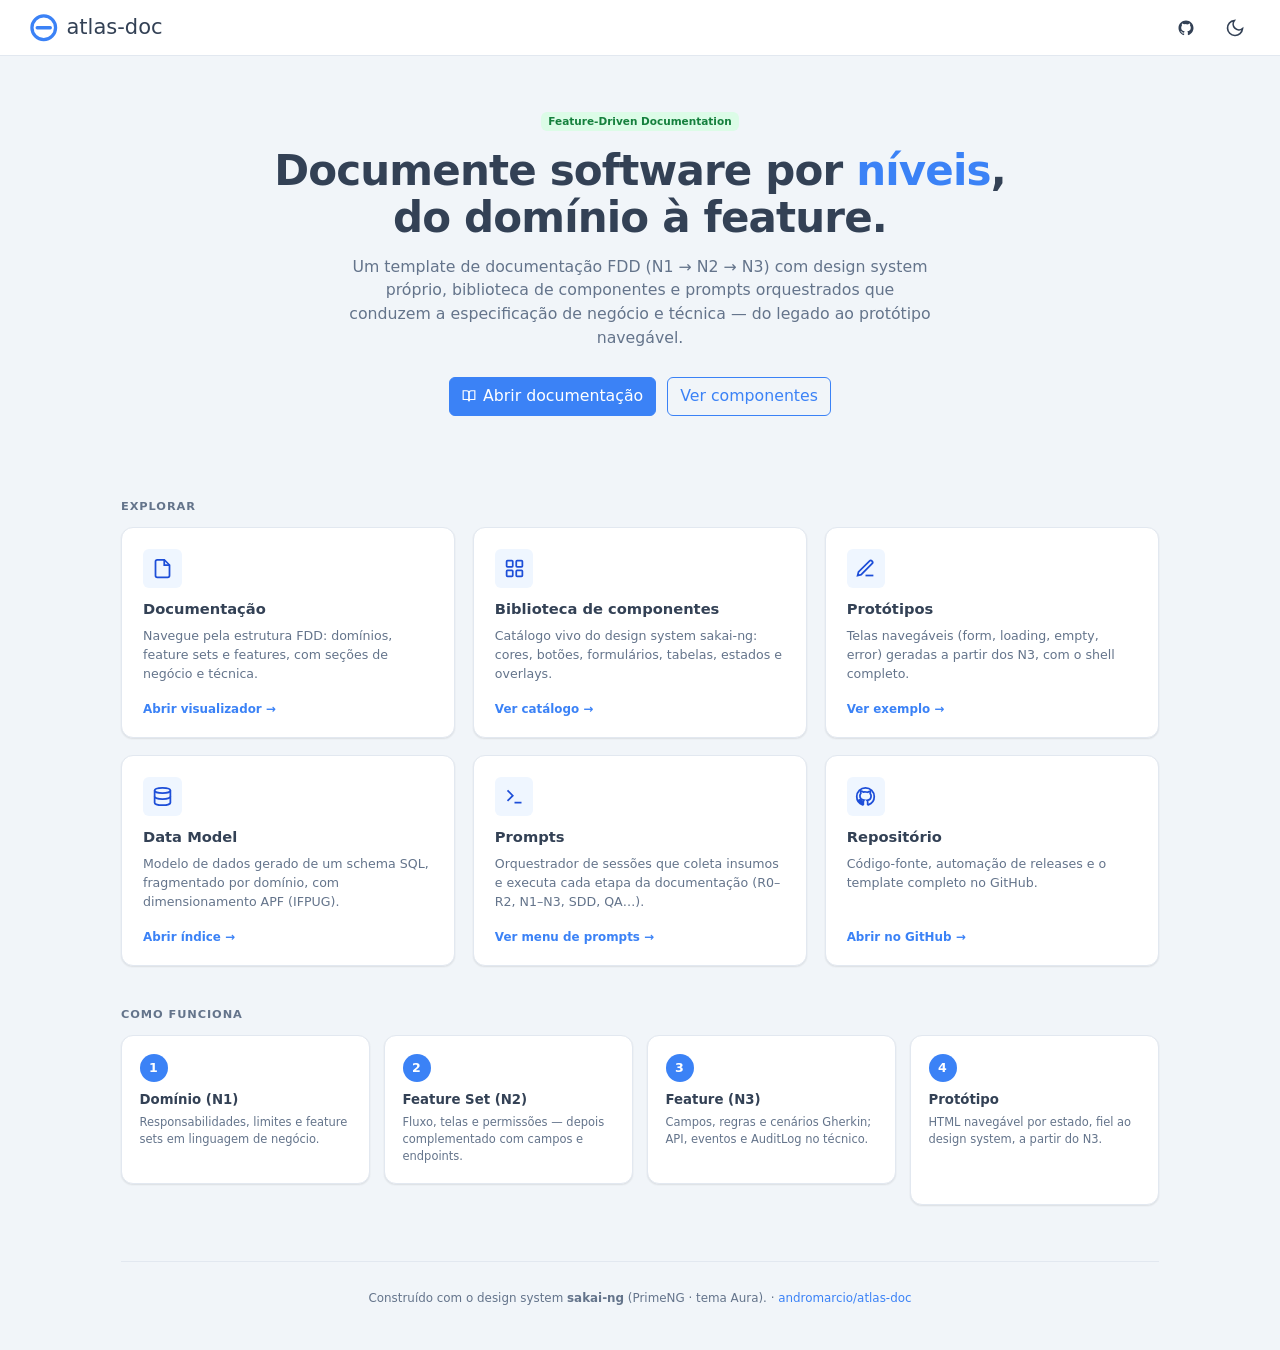
<file: index.html>
<!DOCTYPE html>
<html lang="pt-BR" class="app-light">
<head>
  <meta charset="UTF-8">
  <meta name="viewport" content="width=device-width, initial-scale=1.0">
  <title>Doc Template — Documentação, Design System e Prompts</title>
  <meta name="description" content="Template de documentação de software (FDD) com design system sakai-ng, biblioteca de componentes e prompts orquestrados para especificação.">
  <!-- Design system (sakai-ng / PrimeNG · tema Aura · blue + slate) -->
  <link rel="stylesheet" href="prototypes/_biblioteca/sakai.css">
  <!-- Configuração do repositório (deve ser carregado antes do script inline) -->
  <script src="repo.config.js"></script>
  <style>
    /* ── Estilos exclusivos da landing (não fazem parte da biblioteca) ── */
    .lp-main { max-width: 1080px; margin: 0 auto; padding: 5.5rem 1.5rem 3rem; }

    /* Hero */
    .lp-hero { text-align: center; padding: 2.5rem 0 3rem; }
    .lp-hero .p-tag { margin-bottom: 1.25rem; }
    .lp-hero h1 {
      font-size: clamp(2rem, 5vw, 3rem); line-height: 1.1; margin: 0 0 1rem;
      letter-spacing: -0.02em;
    }
    .lp-hero h1 mark { background: none; color: var(--primary-color); }
    .lp-hero p.lp-lead {
      font-size: 1.125rem; color: var(--text-color-secondary);
      max-width: 42rem; margin: 0 auto 2rem;
    }
    .lp-cta { display: flex; gap: .75rem; justify-content: center; flex-wrap: wrap; }

    /* Grid de cards */
    .lp-section-title {
      font-size: .8125rem; font-weight: 700; letter-spacing: .08em;
      text-transform: uppercase; color: var(--text-muted-color);
      margin: 3rem 0 1rem;
    }
    .lp-grid { display: grid; grid-template-columns: repeat(3, 1fr); align-items: stretch; gap: 1.25rem; }
    @media (max-width: 820px) { .lp-grid { grid-template-columns: 1fr; } }

    .lp-card {
      display: flex; flex-direction: column; gap: .5rem;
      align-self: stretch;
      background: var(--surface-card); border: 1px solid var(--surface-border);
      border-radius: var(--border-radius-lg); padding: 1.5rem;
      box-shadow: var(--shadow-card); text-decoration: none; color: inherit;
      transition: transform var(--transition-duration), box-shadow var(--transition-duration), border-color var(--transition-duration);
    }
    .lp-card:hover { transform: translateY(-3px); box-shadow: var(--shadow-overlay); border-color: var(--p-primary-300); }
    .lp-card-icon {
      width: 2.75rem; height: 2.75rem; border-radius: var(--border-radius);
      display: inline-flex; align-items: center; justify-content: center;
      background: var(--highlight-bg); color: var(--highlight-color); margin-bottom: .25rem;
    }
    .lp-card-icon svg { width: 1.5rem; height: 1.5rem; }
    .lp-card h3 { margin: 0 !important; font-size: 1.05rem; }
    .lp-card p { margin: 0 !important; font-size: .9rem; color: var(--text-color-secondary); }
    .lp-card .lp-card-link {
      margin-top: auto; padding-top: .75rem; font-size: .85rem; font-weight: 600;
      color: var(--primary-color); display: inline-flex; align-items: center; gap: .25rem;
    }

    /* Pipeline / passos */
    .lp-steps { display: grid; grid-template-columns: repeat(4, 1fr); gap: 1rem; }
    @media (max-width: 820px) { .lp-steps { grid-template-columns: 1fr 1fr; } }
    .lp-step { padding: 1.25rem; }
    .lp-step .lp-step-num {
      width: 2rem; height: 2rem; border-radius: 50%; background: var(--primary-color);
      color: var(--primary-contrast-color); font-weight: 700; font-size: .9rem;
      display: inline-flex; align-items: center; justify-content: center; margin-bottom: .6rem;
    }
    .lp-step h4 { margin: 0 0 .25rem; font-size: .95rem; }
    .lp-step p { margin: 0; font-size: .82rem; color: var(--text-color-secondary); }

    /* Footer */
    .lp-footer {
      text-align: center; margin-top: 4rem; padding-top: 2rem;
      border-top: 1px solid var(--surface-border);
      color: var(--text-muted-color); font-size: .85rem;
    }
    .lp-footer a { color: var(--primary-color); text-decoration: none; }
  </style>
</head>
<body>

  <!-- ═══ TOPBAR ═══════════════════════════════════════════════════ -->
  <header class="layout-topbar">
    <div class="layout-topbar-logo-container">
      <a class="layout-topbar-logo" href="#" id="lp-logo">
        <span class="logo-mark" aria-hidden="true">
          <svg viewBox="0 0 24 24" fill="none" xmlns="http://www.w3.org/2000/svg"><circle cx="12" cy="12" r="9" stroke="currentColor" stroke-width="2.5"/><path d="M7 12h10" stroke="currentColor" stroke-width="2.5" stroke-linecap="round"/></svg>
        </span>
        <span id="lp-logo-text">Doc Template</span>
      </a>
    </div>
    <div class="layout-topbar-actions">
      <a class="layout-topbar-action" id="lp-github-link" href="#" target="_blank" rel="noopener" title="Abrir no GitHub" aria-label="Abrir no GitHub">
        <svg width="18" height="18" viewBox="0 0 24 24" fill="currentColor"><path d="M12 2C6.477 2 2 6.477 2 12c0 4.418 2.865 8.166 6.839 9.49.5.09.682-.217.682-.482 0-.237-.009-.866-.013-1.7-2.782.603-3.369-1.343-3.369-1.343-.454-1.156-1.11-1.463-1.11-1.463-.908-.62.069-.608.069-.608 1.003.07 1.531 1.03 1.531 1.03.892 1.529 2.341 1.547 2.914 1.186.09-.924.35-1.547.636-1.903-2.22-.253-4.555-1.11-4.555-4.943 0-1.091.39-1.984 1.029-2.683-.103-.253-.446-1.27.098-2.647 0 0 .84-.269 2.75 1.025A9.578 9.578 0 0112 6.836c.85.004 1.705.114 2.504.336 1.909-1.294 2.747-1.025 2.747-1.025.546 1.377.203 2.394.1 2.647.64.699 1.028 1.592 1.028 2.683 0 3.842-2.339 4.687-4.566 4.935.359.309.678.919.678 1.852 0 1.336-.012 2.415-.012 2.743 0 .267.18.578.688.48C19.138 20.161 22 16.418 22 12c0-5.523-4.477-10-10-10z"/></svg>
      </a>
      <button class="layout-topbar-action" id="darkToggle" title="Alternar tema" aria-label="Alternar tema">
        <svg width="20" height="20" viewBox="0 0 24 24" fill="none" stroke="currentColor" stroke-width="2"><path d="M21 12.8A9 9 0 1 1 11.2 3a7 7 0 0 0 9.8 9.8z"/></svg>
      </button>
    </div>
  </header>

  <main class="lp-main">

    <!-- ═══ HERO ═══════════════════════════════════════════════════ -->
    <section class="lp-hero" id="lp-hero">
      <span class="p-tag p-tag-success" id="lp-badge">Feature-Driven Documentation</span>
      <h1 id="lp-title">Carregando…</h1>
      <p class="lp-lead" id="lp-lead"></p>
      <div class="lp-cta">
        <a class="p-button p-button-lg" href="viewer.html">
          <svg class="p-button-icon" viewBox="0 0 24 24" fill="none" stroke="currentColor" stroke-width="2"><path d="M2 3h6a4 4 0 0 1 4 4v14a3 3 0 0 0-3-3H2z"/><path d="M22 3h-6a4 4 0 0 0-4 4v14a3 3 0 0 1 3-3h7z"/></svg>
          Abrir documentação
        </a>
        <a class="p-button p-button-lg p-button-outlined" href="prototypes/_biblioteca/index.html">
          Ver componentes
        </a>
      </div>
    </section>

    <!-- ═══ EXPLORAR ═══════════════════════════════════════════════ -->
    <div class="lp-section-title">Explorar</div>
    <section class="lp-grid" id="lp-cards"></section>

    <!-- ═══ COMO FUNCIONA ══════════════════════════════════════════ -->
    <div class="lp-section-title">Como funciona</div>
    <section class="lp-steps" id="lp-steps"></section>

    <!-- ═══ FOOTER ═════════════════════════════════════════════════ -->
    <footer class="lp-footer" id="lp-footer"></footer>

  </main>

  <script>
    /* ── Lê configuração ── */
    var cfg    = (window.REPO_CONFIG || {});
    var lp     = cfg.landing || {};
    var owner  = cfg.owner  || 'andromarcio';
    var repo   = cfg.name   || 'atlas-doc';
    var branch = cfg.branch || 'main';
    var github = 'https://github.com/' + owner + '/' + repo;

    /* ── Helpers ── */
    function resolveHref(href) {
      if (!href) return '#';
      return href
        .replace(/\{github\}/g, github)
        .replace(/\{branch\}/g, branch)
        .replace(/\{owner\}/g,  owner)
        .replace(/\{repo\}/g,   repo);
    }

    /* ── Popula topbar ── */
    document.getElementById('lp-github-link').href = github;
    document.getElementById('lp-logo-text').textContent = repo;

    /* ── Popula hero ── */
    if (lp.badge) document.getElementById('lp-badge').textContent = lp.badge;
    if (lp.title) document.getElementById('lp-title').innerHTML   = lp.title;
    if (lp.lead)  document.getElementById('lp-lead').textContent  = lp.lead;

    /* Tenta carregar nome do sistema a partir do MASTER.md */
    var masterUrl = 'https://raw.githubusercontent.com/' + owner + '/' + repo + '/' + branch + '/global/MASTER.md';
    fetch(masterUrl).then(function(r){ return r.ok ? r.text() : null; }).then(function(text){
      if (!text) return;
      var m = text.match(/\*\*Sigla\*\*:\s*(.+)/);
      if (m && m[1].trim() && m[1].trim() !== '[Nome do sistema]') {
        var name = m[1].trim();
        document.getElementById('lp-logo-text').textContent = name;
        document.title = name + ' — Docs';
        if (!lp.badge) document.getElementById('lp-badge').textContent = name;
      }
    }).catch(function(){});

    /* ── Popula cards ── */
    var cards = lp.cards || [];
    var cardsEl = document.getElementById('lp-cards');
    cardsEl.innerHTML = cards.map(function(c) {
      var href = resolveHref(c.href);
      var extra = c.external ? ' target="_blank" rel="noopener"' : '';
      return '<a class="lp-card" href="' + href + '"' + extra + '>'
        + '<span class="lp-card-icon"><svg viewBox="0 0 24 24" fill="none" stroke="currentColor" stroke-width="2">' + c.icon + '</svg></span>'
        + '<h3>' + c.title + '</h3>'
        + '<p>' + c.desc + '</p>'
        + '<span class="lp-card-link">' + c.label + '</span>'
        + '</a>';
    }).join('');

    /* ── Popula steps ── */
    var steps = lp.steps || [];
    var stepsEl = document.getElementById('lp-steps');
    stepsEl.innerHTML = steps.map(function(s) {
      return '<div class="card lp-step">'
        + '<span class="lp-step-num">' + s.num + '</span>'
        + '<h4>' + s.title + '</h4>'
        + '<p>' + s.desc + '</p>'
        + '</div>';
    }).join('');

    /* ── Popula footer ── */
    var footerEl = document.getElementById('lp-footer');
    var footerText = lp.footer || 'Construído com o design system <strong>sakai-ng</strong> (PrimeNG · tema Aura).';
    footerEl.innerHTML = '<p>' + footerText
      + '&nbsp;·&nbsp;<a href="' + github + '">' + owner + '/' + repo + '</a></p>';

    /* ── Alternância de tema claro/escuro ── */
    (function () {
      var root = document.documentElement;
      var btn = document.getElementById('darkToggle');
      if (localStorage.getItem('lp-theme') === 'dark') {
        root.classList.add('app-dark'); root.classList.remove('app-light');
      }
      btn.addEventListener('click', function () {
        var dark = root.classList.toggle('app-dark');
        root.classList.toggle('app-light', !dark);
        localStorage.setItem('lp-theme', dark ? 'dark' : 'light');
      });
    })();
  </script>
</body>
</html>
</file>
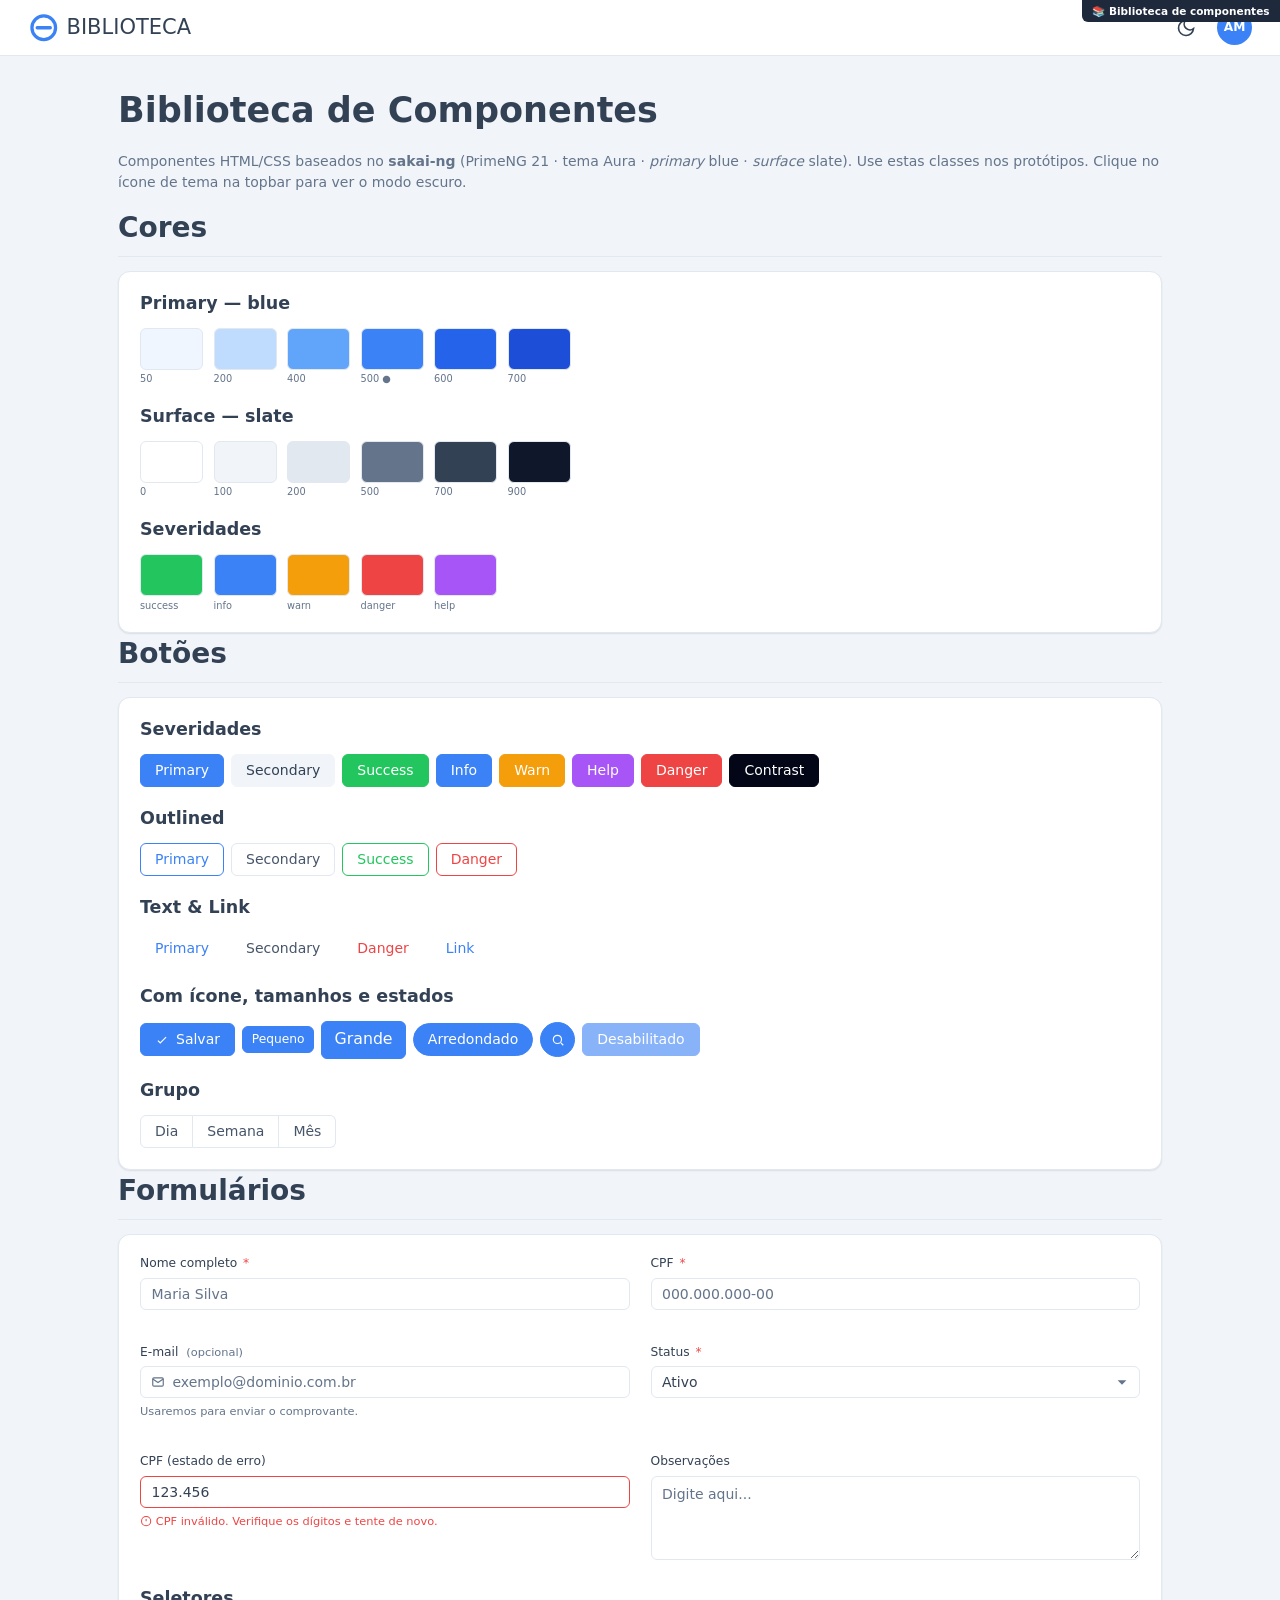
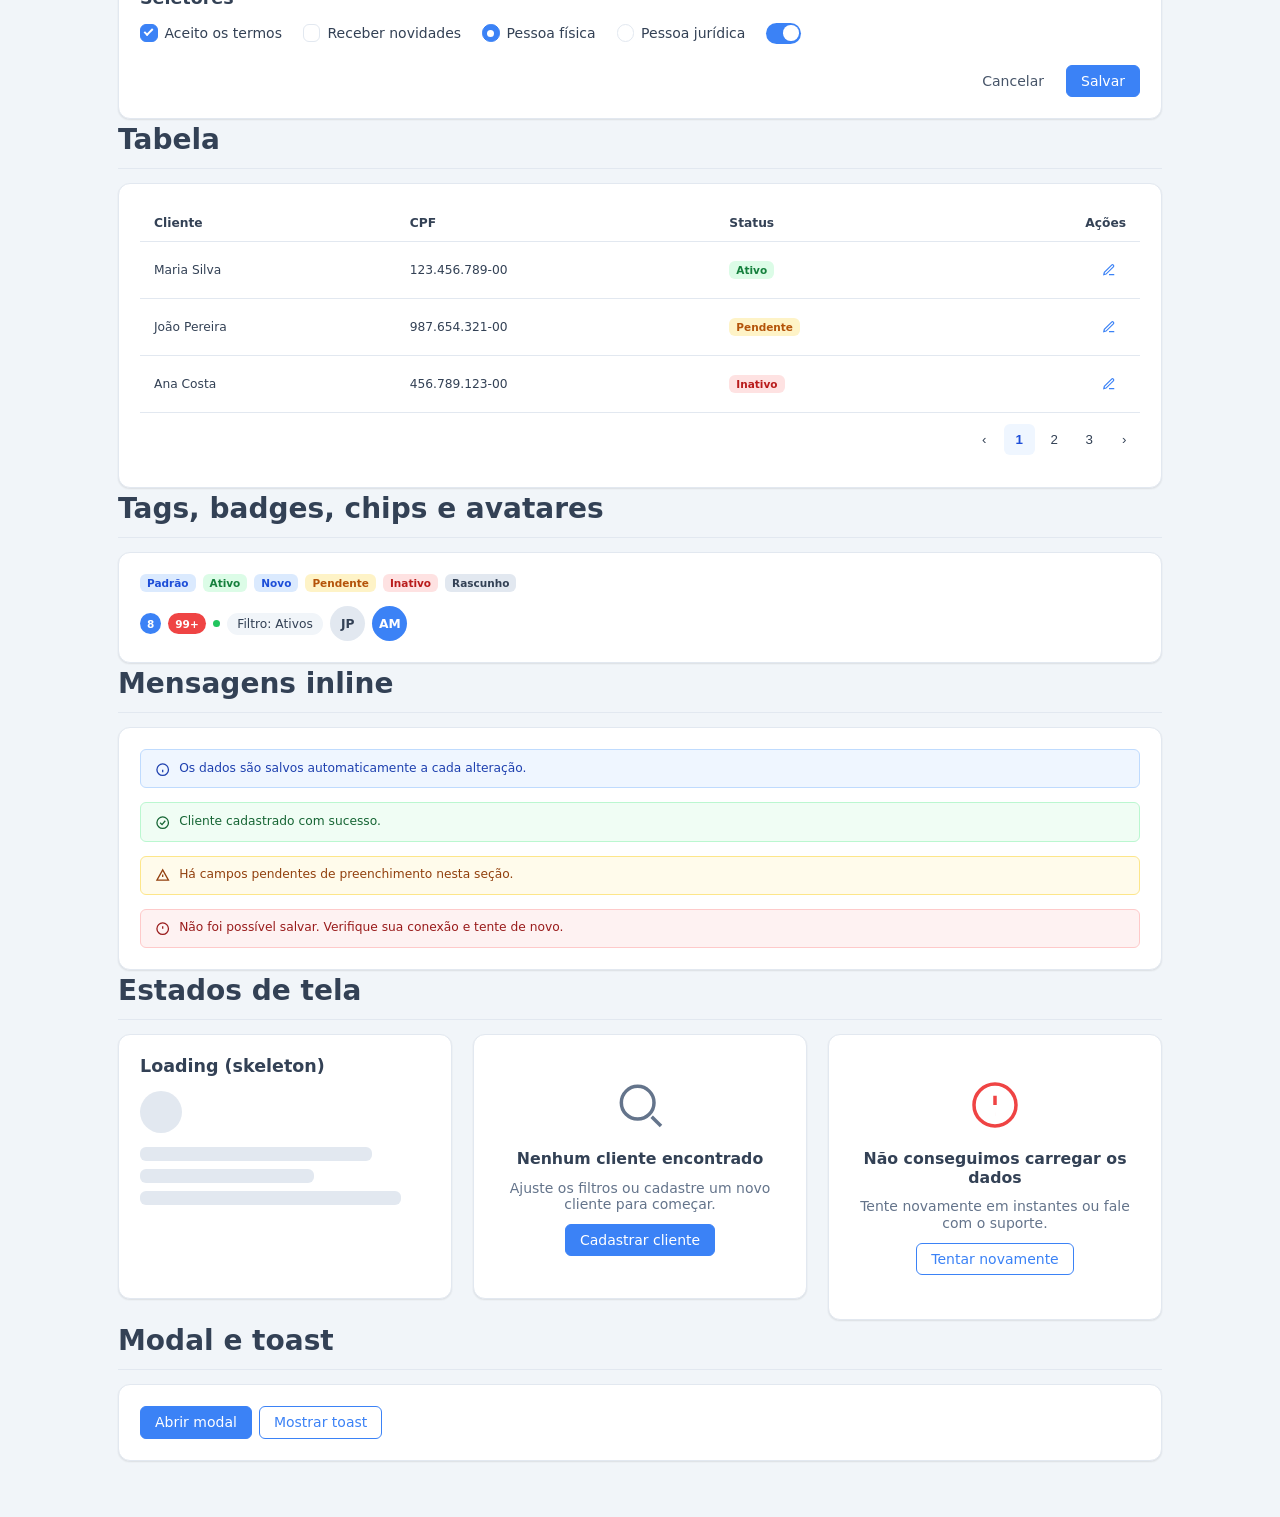
<file: prototypes/_biblioteca/index.html>
<!DOCTYPE html>
<html lang="pt-BR">
<head>
  <meta charset="UTF-8">
  <meta name="viewport" content="width=device-width, initial-scale=1.0">
  <title>Biblioteca de Componentes — sakai-ng</title>
  <link rel="stylesheet" href="./sakai.css">
  <style>
    /* Estilos exclusivos do catálogo (não fazem parte da biblioteca) */
    .catalog-content { padding: 6rem 2rem 4rem; max-width: 1100px; margin: 0 auto; }
    .section-anchor { scroll-margin-top: 5rem; }
    .swatch-row { display: flex; flex-wrap: wrap; gap: .75rem; }
    .swatch { width: 4.5rem; }
    .swatch .chip-color { height: 3rem; border-radius: 6px; border: 1px solid var(--surface-border); }
    .swatch small { display: block; margin-top: .25rem; font-size: .7rem; color: var(--text-muted-color); }
    .demo-row { display: flex; flex-wrap: wrap; gap: .5rem; align-items: center; }
    h2 { border-bottom: 1px solid var(--surface-border); padding-bottom: .5rem; }
  </style>
</head>
<body>
  <div class="prototype-badge">📚 Biblioteca de componentes</div>

  <!-- Topbar de exemplo -->
  <header class="layout-topbar">
    <div class="layout-topbar-logo-container">
      <a class="layout-topbar-logo" href="#">
        <span class="logo-mark" aria-hidden="true">
          <svg viewBox="0 0 24 24" fill="none" xmlns="http://www.w3.org/2000/svg"><circle cx="12" cy="12" r="9" stroke="currentColor" stroke-width="2.5"/><path d="M7 12h10" stroke="currentColor" stroke-width="2.5" stroke-linecap="round"/></svg>
        </span>
        <span>BIBLIOTECA</span>
      </a>
    </div>
    <div class="layout-topbar-actions">
      <button class="layout-topbar-action" id="darkToggle" title="Alternar tema" aria-label="Alternar tema">
        <svg width="20" height="20" viewBox="0 0 24 24" fill="none" stroke="currentColor" stroke-width="2"><path d="M21 12.8A9 9 0 1 1 11.2 3a7 7 0 0 0 9.8 9.8z"/></svg>
      </button>
      <span class="p-avatar p-avatar-primary">AM</span>
    </div>
  </header>

  <main class="catalog-content">
    <h1>Biblioteca de Componentes</h1>
    <p class="text-muted-color">Componentes HTML/CSS baseados no <strong>sakai-ng</strong> (PrimeNG 21 · tema Aura · <em>primary</em> blue · <em>surface</em> slate). Use estas classes nos protótipos. Clique no ícone de tema na topbar para ver o modo escuro.</p>

    <!-- CORES -->
    <section class="section-anchor" id="cores">
      <h2>Cores</h2>
      <div class="card">
        <div class="card-title">Primary — blue</div>
        <div class="swatch-row">
          <div class="swatch"><div class="chip-color" style="background:#eff6ff"></div><small>50</small></div>
          <div class="swatch"><div class="chip-color" style="background:#bfdbfe"></div><small>200</small></div>
          <div class="swatch"><div class="chip-color" style="background:#60a5fa"></div><small>400</small></div>
          <div class="swatch"><div class="chip-color" style="background:#3b82f6"></div><small>500 ●</small></div>
          <div class="swatch"><div class="chip-color" style="background:#2563eb"></div><small>600</small></div>
          <div class="swatch"><div class="chip-color" style="background:#1d4ed8"></div><small>700</small></div>
        </div>
        <div class="card-title" style="margin-top:1.5rem">Surface — slate</div>
        <div class="swatch-row">
          <div class="swatch"><div class="chip-color" style="background:#ffffff"></div><small>0</small></div>
          <div class="swatch"><div class="chip-color" style="background:#f1f5f9"></div><small>100</small></div>
          <div class="swatch"><div class="chip-color" style="background:#e2e8f0"></div><small>200</small></div>
          <div class="swatch"><div class="chip-color" style="background:#64748b"></div><small>500</small></div>
          <div class="swatch"><div class="chip-color" style="background:#334155"></div><small>700</small></div>
          <div class="swatch"><div class="chip-color" style="background:#0f172a"></div><small>900</small></div>
        </div>
        <div class="card-title" style="margin-top:1.5rem">Severidades</div>
        <div class="swatch-row">
          <div class="swatch"><div class="chip-color" style="background:#22c55e"></div><small>success</small></div>
          <div class="swatch"><div class="chip-color" style="background:#3b82f6"></div><small>info</small></div>
          <div class="swatch"><div class="chip-color" style="background:#f59e0b"></div><small>warn</small></div>
          <div class="swatch"><div class="chip-color" style="background:#ef4444"></div><small>danger</small></div>
          <div class="swatch"><div class="chip-color" style="background:#a855f7"></div><small>help</small></div>
        </div>
      </div>
    </section>

    <!-- BOTÕES -->
    <section class="section-anchor" id="botoes">
      <h2>Botões</h2>
      <div class="card">
        <div class="card-title">Severidades</div>
        <div class="demo-row">
          <button class="p-button">Primary</button>
          <button class="p-button p-button-secondary">Secondary</button>
          <button class="p-button p-button-success">Success</button>
          <button class="p-button p-button-info">Info</button>
          <button class="p-button p-button-warn">Warn</button>
          <button class="p-button p-button-help">Help</button>
          <button class="p-button p-button-danger">Danger</button>
          <button class="p-button p-button-contrast">Contrast</button>
        </div>
        <div class="card-title" style="margin-top:1.5rem">Outlined</div>
        <div class="demo-row">
          <button class="p-button p-button-outlined">Primary</button>
          <button class="p-button p-button-outlined p-button-secondary">Secondary</button>
          <button class="p-button p-button-outlined p-button-success">Success</button>
          <button class="p-button p-button-outlined p-button-danger">Danger</button>
        </div>
        <div class="card-title" style="margin-top:1.5rem">Text & Link</div>
        <div class="demo-row">
          <button class="p-button p-button-text">Primary</button>
          <button class="p-button p-button-text p-button-secondary">Secondary</button>
          <button class="p-button p-button-text p-button-danger">Danger</button>
          <button class="p-button p-button-link">Link</button>
        </div>
        <div class="card-title" style="margin-top:1.5rem">Com ícone, tamanhos e estados</div>
        <div class="demo-row">
          <button class="p-button"><svg class="p-button-icon" viewBox="0 0 24 24" fill="none" stroke="currentColor" stroke-width="2"><path d="M5 13l4 4L19 7"/></svg>Salvar</button>
          <button class="p-button p-button-sm">Pequeno</button>
          <button class="p-button p-button-lg">Grande</button>
          <button class="p-button p-button-rounded">Arredondado</button>
          <button class="p-button p-button-icon-only p-button-rounded" aria-label="Buscar"><svg class="p-button-icon" viewBox="0 0 24 24" fill="none" stroke="currentColor" stroke-width="2"><circle cx="11" cy="11" r="7"/><path d="M21 21l-4-4"/></svg></button>
          <button class="p-button" disabled>Desabilitado</button>
        </div>
        <div class="card-title" style="margin-top:1.5rem">Grupo</div>
        <div class="p-buttongroup">
          <button class="p-button p-button-outlined p-button-secondary">Dia</button>
          <button class="p-button p-button-outlined p-button-secondary">Semana</button>
          <button class="p-button p-button-outlined p-button-secondary">Mês</button>
        </div>
      </div>
    </section>

    <!-- FORMULÁRIOS -->
    <section class="section-anchor" id="formularios">
      <h2>Formulários</h2>
      <div class="card p-fluid">
        <div class="grid grid-cols-2 gap-6">
          <div class="p-field">
            <label for="nome">Nome completo <span class="required">*</span></label>
            <input class="p-inputtext" id="nome" type="text" placeholder="Maria Silva">
          </div>
          <div class="p-field">
            <label for="cpf">CPF <span class="required">*</span></label>
            <input class="p-inputtext" id="cpf" type="text" placeholder="000.000.000-00">
          </div>
          <div class="p-field">
            <label for="email">E-mail <span class="optional">(opcional)</span></label>
            <div class="p-iconfield">
              <span class="p-inputicon"><svg viewBox="0 0 24 24" fill="none" stroke="currentColor" stroke-width="2"><rect x="3" y="5" width="18" height="14" rx="2"/><path d="M3 7l9 6 9-6"/></svg></span>
              <input class="p-inputtext" id="email" type="email" placeholder="exemplo@dominio.com.br">
            </div>
            <small class="p-help">Usaremos para enviar o comprovante.</small>
          </div>
          <div class="p-field">
            <label for="status">Status <span class="required">*</span></label>
            <select class="p-inputtext p-select" id="status">
              <option>Ativo</option><option>Inativo</option><option>Pendente</option>
            </select>
          </div>
          <div class="p-field">
            <label for="cpfErr">CPF (estado de erro)</label>
            <input class="p-inputtext p-invalid" id="cpfErr" type="text" value="123.456">
            <span class="p-error"><svg viewBox="0 0 24 24" fill="none" stroke="currentColor" stroke-width="2"><circle cx="12" cy="12" r="9"/><path d="M12 8v4M12 16h.01"/></svg>CPF inválido. Verifique os dígitos e tente de novo.</span>
          </div>
          <div class="p-field">
            <label for="obs">Observações</label>
            <textarea class="p-inputtext p-textarea" id="obs" placeholder="Digite aqui..."></textarea>
          </div>
        </div>
        <div class="card-title" style="margin-top:1rem">Seletores</div>
        <div class="demo-row" style="gap:1.5rem">
          <label class="inline-flex items-center"><span class="p-checkbox p-checked"><span class="p-checkbox-box"></span></span><span class="p-checkbox-label">Aceito os termos</span></label>
          <label class="inline-flex items-center"><span class="p-checkbox"><span class="p-checkbox-box"></span></span><span class="p-checkbox-label">Receber novidades</span></label>
          <label class="inline-flex items-center"><span class="p-radiobutton p-checked"><span class="p-radiobutton-box"></span></span><span class="p-radiobutton-label">Pessoa física</span></label>
          <label class="inline-flex items-center"><span class="p-radiobutton"><span class="p-radiobutton-box"></span></span><span class="p-radiobutton-label">Pessoa jurídica</span></label>
          <span class="p-toggleswitch p-checked"><span class="p-toggleswitch-slider"></span></span>
        </div>
        <div class="demo-row" style="margin-top:1.5rem; justify-content:flex-end">
          <button class="p-button p-button-text p-button-secondary">Cancelar</button>
          <button class="p-button">Salvar</button>
        </div>
      </div>
    </section>

    <!-- TABELA -->
    <section class="section-anchor" id="tabela">
      <h2>Tabela</h2>
      <div class="card">
        <table class="p-datatable">
          <thead><tr><th>Cliente</th><th>CPF</th><th>Status</th><th class="p-column-actions">Ações</th></tr></thead>
          <tbody>
            <tr><td>Maria Silva</td><td>123.456.789-00</td><td><span class="p-tag p-tag-success">Ativo</span></td><td class="p-column-actions"><button class="p-button p-button-text p-button-sm p-button-icon-only" aria-label="Editar"><svg class="p-button-icon" viewBox="0 0 24 24" fill="none" stroke="currentColor" stroke-width="2"><path d="M12 20h9M16.5 3.5a2.1 2.1 0 0 1 3 3L7 19l-4 1 1-4z"/></svg></button></td></tr>
            <tr><td>João Pereira</td><td>987.654.321-00</td><td><span class="p-tag p-tag-warn">Pendente</span></td><td class="p-column-actions"><button class="p-button p-button-text p-button-sm p-button-icon-only" aria-label="Editar"><svg class="p-button-icon" viewBox="0 0 24 24" fill="none" stroke="currentColor" stroke-width="2"><path d="M12 20h9M16.5 3.5a2.1 2.1 0 0 1 3 3L7 19l-4 1 1-4z"/></svg></button></td></tr>
            <tr><td>Ana Costa</td><td>456.789.123-00</td><td><span class="p-tag p-tag-danger">Inativo</span></td><td class="p-column-actions"><button class="p-button p-button-text p-button-sm p-button-icon-only" aria-label="Editar"><svg class="p-button-icon" viewBox="0 0 24 24" fill="none" stroke="currentColor" stroke-width="2"><path d="M12 20h9M16.5 3.5a2.1 2.1 0 0 1 3 3L7 19l-4 1 1-4z"/></svg></button></td></tr>
          </tbody>
        </table>
        <div class="p-paginator">
          <button class="p-paginator-nav" aria-label="Anterior">‹</button>
          <button class="p-paginator-page p-selected">1</button>
          <button class="p-paginator-page">2</button>
          <button class="p-paginator-page">3</button>
          <button class="p-paginator-nav" aria-label="Próxima">›</button>
        </div>
      </div>
    </section>

    <!-- TAGS / BADGES / CHIPS / AVATAR -->
    <section class="section-anchor" id="indicadores">
      <h2>Tags, badges, chips e avatares</h2>
      <div class="card">
        <div class="demo-row">
          <span class="p-tag">Padrão</span>
          <span class="p-tag p-tag-success">Ativo</span>
          <span class="p-tag p-tag-info">Novo</span>
          <span class="p-tag p-tag-warn">Pendente</span>
          <span class="p-tag p-tag-danger">Inativo</span>
          <span class="p-tag p-tag-secondary">Rascunho</span>
        </div>
        <div class="demo-row" style="margin-top:1rem">
          <span class="p-badge">8</span>
          <span class="p-badge" style="background:var(--p-danger)">99+</span>
          <span class="p-badge p-badge-dot" style="background:var(--p-success)"></span>
          <span class="p-chip">Filtro: Ativos</span>
          <span class="p-avatar">JP</span>
          <span class="p-avatar p-avatar-primary">AM</span>
        </div>
      </div>
    </section>

    <!-- MENSAGENS -->
    <section class="section-anchor" id="mensagens">
      <h2>Mensagens inline</h2>
      <div class="card">
        <div class="p-message p-message-info"><svg class="p-message-icon" viewBox="0 0 24 24" fill="none" stroke="currentColor" stroke-width="2"><circle cx="12" cy="12" r="9"/><path d="M12 16v-4M12 8h.01"/></svg><div>Os dados são salvos automaticamente a cada alteração.</div></div>
        <div class="p-message p-message-success"><svg class="p-message-icon" viewBox="0 0 24 24" fill="none" stroke="currentColor" stroke-width="2"><circle cx="12" cy="12" r="9"/><path d="M8 12l3 3 5-6"/></svg><div>Cliente cadastrado com sucesso.</div></div>
        <div class="p-message p-message-warn"><svg class="p-message-icon" viewBox="0 0 24 24" fill="none" stroke="currentColor" stroke-width="2"><path d="M12 3l9 16H3z"/><path d="M12 10v4M12 17h.01"/></svg><div>Há campos pendentes de preenchimento nesta seção.</div></div>
        <div class="p-message p-message-error" style="margin-bottom:0"><svg class="p-message-icon" viewBox="0 0 24 24" fill="none" stroke="currentColor" stroke-width="2"><circle cx="12" cy="12" r="9"/><path d="M12 8v4M12 16h.01"/></svg><div>Não foi possível salvar. Verifique sua conexão e tente de novo.</div></div>
      </div>
    </section>

    <!-- ESTADOS -->
    <section class="section-anchor" id="estados">
      <h2>Estados de tela</h2>
      <div class="grid grid-cols-3 gap-6">
        <div class="card">
          <div class="card-title">Loading (skeleton)</div>
          <div class="p-skeleton p-skeleton-circle" style="width:3rem;height:3rem;margin-bottom:1rem"></div>
          <div class="p-skeleton" style="width:80%;margin-bottom:.6rem"></div>
          <div class="p-skeleton" style="width:60%;margin-bottom:.6rem"></div>
          <div class="p-skeleton" style="width:90%"></div>
        </div>
        <div class="card">
          <div class="p-empty-state" style="padding:1.5rem 0">
            <svg class="p-empty-icon" viewBox="0 0 24 24" fill="none" stroke="currentColor" stroke-width="1.5"><circle cx="11" cy="11" r="7"/><path d="M21 21l-4-4"/></svg>
            <div class="p-empty-title">Nenhum cliente encontrado</div>
            <div class="p-empty-desc">Ajuste os filtros ou cadastre um novo cliente para começar.</div>
            <button class="p-button">Cadastrar cliente</button>
          </div>
        </div>
        <div class="card">
          <div class="p-error-state" style="padding:1.5rem 0">
            <svg class="p-error-icon" viewBox="0 0 24 24" fill="none" stroke="currentColor" stroke-width="1.5"><circle cx="12" cy="12" r="9"/><path d="M12 8v4M12 16h.01"/></svg>
            <div class="p-error-title">Não conseguimos carregar os dados</div>
            <div class="p-error-desc">Tente novamente em instantes ou fale com o suporte.</div>
            <button class="p-button p-button-outlined">Tentar novamente</button>
          </div>
        </div>
      </div>
    </section>

    <!-- MODAL E TOAST -->
    <section class="section-anchor" id="overlays">
      <h2>Modal e toast</h2>
      <div class="card">
        <div class="demo-row">
          <button class="p-button" onclick="document.getElementById('demoDialog').style.display='flex'">Abrir modal</button>
          <button class="p-button p-button-outlined" onclick="document.getElementById('demoToast').style.display='flex'">Mostrar toast</button>
        </div>
      </div>
    </section>
  </main>

  <!-- Modal de exemplo -->
  <div class="p-dialog-mask" id="demoDialog" style="display:none">
    <div class="p-dialog" style="max-width:28rem">
      <div class="p-dialog-header">
        <span class="p-dialog-title">Excluir cliente</span>
        <button class="p-dialog-header-close" onclick="document.getElementById('demoDialog').style.display='none'" aria-label="Fechar">✕</button>
      </div>
      <div class="p-dialog-content">Tem certeza de que deseja excluir <strong>Maria Silva</strong>? Esta ação não pode ser desfeita.</div>
      <div class="p-dialog-footer">
        <button class="p-button p-button-text p-button-secondary" onclick="document.getElementById('demoDialog').style.display='none'">Cancelar</button>
        <button class="p-button p-button-danger" onclick="document.getElementById('demoDialog').style.display='none'">Excluir cliente</button>
      </div>
    </div>
  </div>

  <!-- Toast de exemplo -->
  <div class="p-toast" id="demoToast" style="display:none">
    <div class="p-toast-message p-toast-success">
      <svg class="p-toast-icon" viewBox="0 0 24 24" fill="none" stroke="currentColor" stroke-width="2"><circle cx="12" cy="12" r="9"/><path d="M8 12l3 3 5-6"/></svg>
      <div><div class="p-toast-summary">Tudo certo</div><div class="p-toast-detail">Cliente cadastrado com sucesso.</div></div>
    </div>
  </div>

  <script>
    document.getElementById('darkToggle').addEventListener('click', function () {
      document.documentElement.classList.toggle('app-dark');
    });
    // fecha modal ao clicar fora
    document.getElementById('demoDialog').addEventListener('click', function (e) {
      if (e.target === this) this.style.display = 'none';
    });
    // toast some após 4s
    document.querySelector('[onclick*="demoToast"]').addEventListener('click', function () {
      clearTimeout(window.__t);
      window.__t = setTimeout(function () { document.getElementById('demoToast').style.display = 'none'; }, 4000);
    });
  </script>
</body>
</html>
</file>
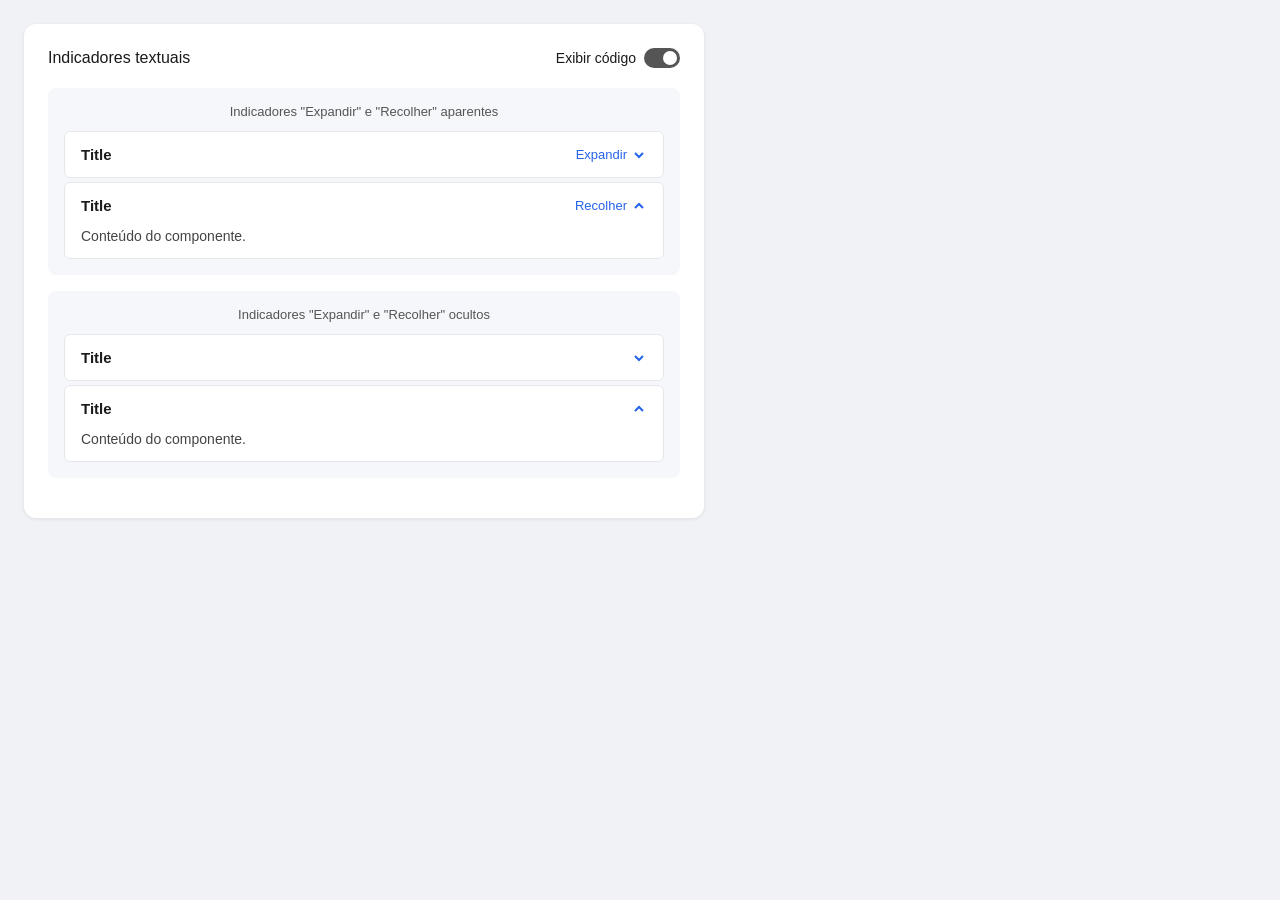
<file: generated-components/accordion-indicadores-textuais.html>
<!DOCTYPE html>
<html lang="pt-BR">
<head>
<meta charset="UTF-8">
<meta name="viewport" content="width=device-width, initial-scale=1.0">
<title>Indicadores Textuais</title>
<style>
  * { box-sizing: border-box; margin: 0; padding: 0; }

  body {
    font-family: -apple-system, BlinkMacSystemFont, 'Segoe UI', sans-serif;
    background: #f0f2f5;
    padding: 24px;
  }

  .card {
    background: #fff;
    border-radius: 12px;
    padding: 24px;
    max-width: 680px;
    box-shadow: 0 1px 4px rgba(0,0,0,0.08);
  }

  .card-header {
    display: flex;
    justify-content: space-between;
    align-items: center;
    margin-bottom: 20px;
  }

  .card-title {
    font-size: 16px;
    font-weight: 500;
    color: #1a1a1a;
  }

  .toggle-label {
    display: flex;
    align-items: center;
    gap: 8px;
    font-size: 14px;
    color: #1a1a1a;
    cursor: pointer;
  }

  .toggle {
    position: relative;
    width: 36px;
    height: 20px;
  }

  .toggle input { display: none; }

  .toggle-track {
    position: absolute;
    inset: 0;
    background: #555;
    border-radius: 20px;
    transition: background 0.2s;
  }

  .toggle-thumb {
    position: absolute;
    top: 3px;
    right: 3px;
    width: 14px;
    height: 14px;
    background: #fff;
    border-radius: 50%;
    transition: right 0.2s;
  }

  .toggle input:checked ~ .toggle-track { background: #2563eb; }
  .toggle input:checked ~ .toggle-track .toggle-thumb { right: auto; left: 3px; }

  .section {
    background: #f5f7fa;
    border-radius: 8px;
    padding: 16px;
    margin-bottom: 16px;
  }

  .section-label {
    font-size: 13px;
    color: #555;
    text-align: center;
    margin-bottom: 12px;
  }

  .accordion-item {
    background: #fff;
    border-radius: 6px;
    margin-bottom: 4px;
    overflow: hidden;
    border: 1px solid #e5e7eb;
  }

  .accordion-item:last-child { margin-bottom: 0; }

  .accordion-trigger {
    width: 100%;
    display: flex;
    justify-content: space-between;
    align-items: center;
    padding: 14px 16px;
    background: none;
    border: none;
    cursor: pointer;
    font-size: 15px;
    font-weight: 600;
    color: #1a1a1a;
    text-align: left;
  }

  .accordion-trigger:hover { background: #f9fafb; }

  .accordion-indicator {
    display: flex;
    align-items: center;
    gap: 4px;
    color: #2563eb;
    font-size: 13px;
    font-weight: 500;
    white-space: nowrap;
  }

  .accordion-indicator svg {
    width: 16px;
    height: 16px;
    flex-shrink: 0;
  }

  .accordion-indicator.icon-only span { display: none; }

  .accordion-content {
    display: none;
    padding: 0 16px 14px;
    font-size: 14px;
    color: #444;
  }

  .accordion-item.is-open .accordion-content { display: block; }
</style>
</head>
<body>

<div class="card">
  <div class="card-header">
    <span class="card-title">Indicadores textuais</span>
    <label class="toggle-label">
      Exibir código
      <div class="toggle">
        <input type="checkbox">
        <div class="toggle-track">
          <div class="toggle-thumb"></div>
        </div>
      </div>
    </label>
  </div>

  <div class="section">
    <div class="section-label">Indicadores "Expandir" e "Recolher" aparentes</div>

    <div class="accordion-item">
      <button class="accordion-trigger" onclick="toggle(this)">
        Title
        <div class="accordion-indicator">
          <span>Expandir</span>
          <svg viewBox="0 0 16 16" fill="none" stroke="currentColor" stroke-width="2">
            <path d="M4 6l4 4 4-4"/>
          </svg>
        </div>
      </button>
      <div class="accordion-content">Conteúdo do componente.</div>
    </div>

    <div class="accordion-item is-open" data-open="true">
      <button class="accordion-trigger" onclick="toggle(this)">
        Title
        <div class="accordion-indicator">
          <span>Recolher</span>
          <svg viewBox="0 0 16 16" fill="none" stroke="currentColor" stroke-width="2">
            <path d="M4 10l4-4 4 4"/>
          </svg>
        </div>
      </button>
      <div class="accordion-content">Conteúdo do componente.</div>
    </div>
  </div>

  <div class="section">
    <div class="section-label">Indicadores "Expandir" e "Recolher" ocultos</div>

    <div class="accordion-item">
      <button class="accordion-trigger" onclick="toggle(this)">
        Title
        <div class="accordion-indicator icon-only">
          <span>Expandir</span>
          <svg viewBox="0 0 16 16" fill="none" stroke="currentColor" stroke-width="2">
            <path d="M4 6l4 4 4-4"/>
          </svg>
        </div>
      </button>
      <div class="accordion-content">Conteúdo do componente.</div>
    </div>

    <div class="accordion-item is-open">
      <button class="accordion-trigger" onclick="toggle(this)">
        Title
        <div class="accordion-indicator icon-only">
          <span>Recolher</span>
          <svg viewBox="0 0 16 16" fill="none" stroke="currentColor" stroke-width="2">
            <path d="M4 10l4-4 4 4"/>
          </svg>
        </div>
      </button>
      <div class="accordion-content">Conteúdo do componente.</div>
    </div>
  </div>
</div>

<script>
  function toggle(btn) {
    const item = btn.closest('.accordion-item');
    const isOpen = item.classList.toggle('is-open');
    const indicator = btn.querySelector('.accordion-indicator');
    const span = indicator.querySelector('span');
    const path = indicator.querySelector('path');

    if (isOpen) {
      if (span) span.textContent = 'Recolher';
      path.setAttribute('d', 'M4 10l4-4 4 4');
    } else {
      if (span) span.textContent = 'Expandir';
      path.setAttribute('d', 'M4 6l4 4 4-4');
    }
  }
</script>

</body>
</html>
</file>
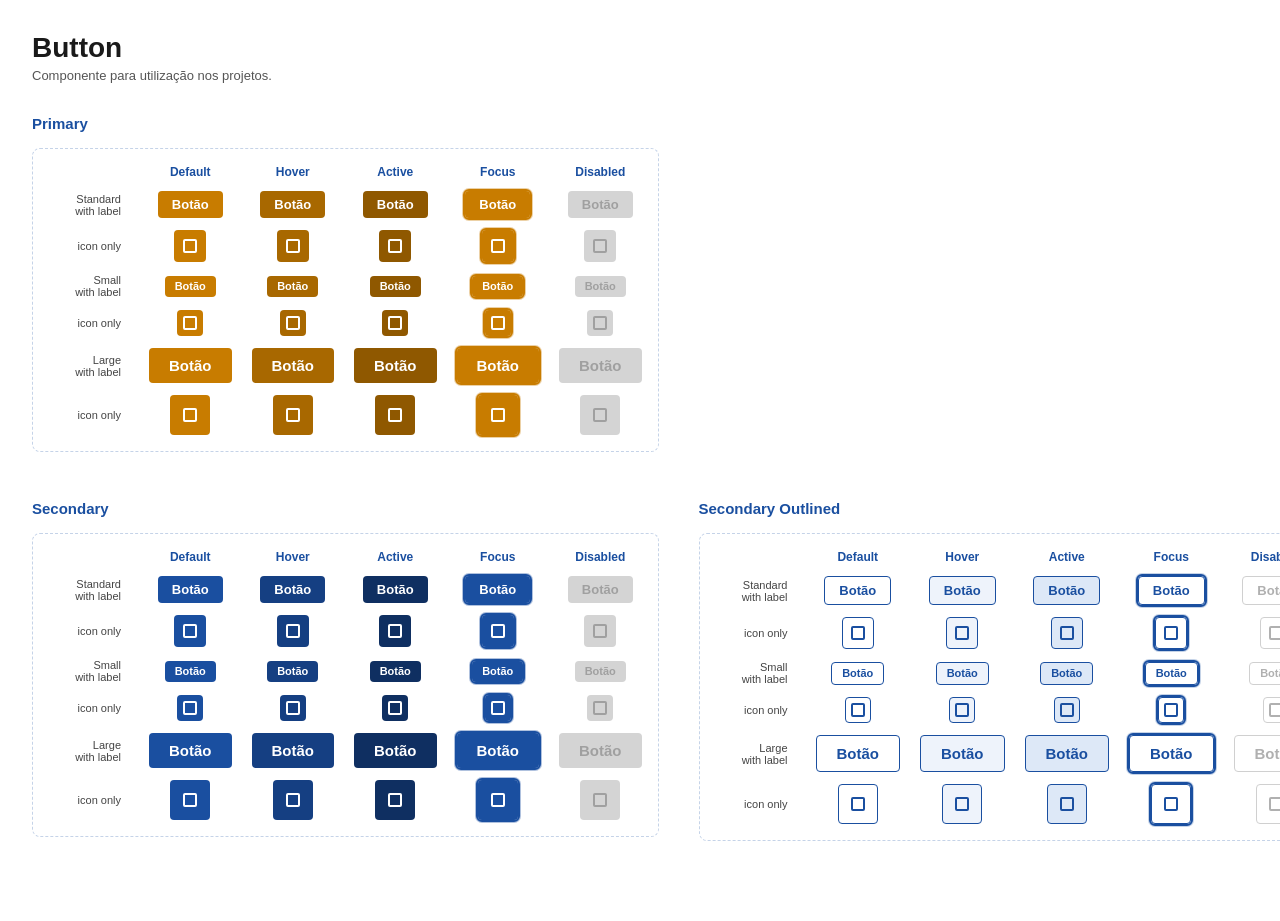
<file: generated-components/button-system.html>
<!DOCTYPE html>
<html lang="pt-BR">
<head>
<meta charset="UTF-8">
<meta name="viewport" content="width=device-width, initial-scale=1.0">
<title>Button – Design System</title>
<style>
  * { box-sizing: border-box; margin: 0; padding: 0; }

  body {
    font-family: -apple-system, BlinkMacSystemFont, 'Segoe UI', sans-serif;
    background: #fff;
    padding: 32px;
    color: #1a1a1a;
  }

  h1 { font-size: 28px; font-weight: 700; margin-bottom: 4px; }
  .subtitle { font-size: 13px; color: #555; margin-bottom: 32px; }

  .variant-section { margin-bottom: 48px; }
  .variant-title {
    font-size: 15px;
    font-weight: 700;
    color: #1a4fa0;
    margin-bottom: 16px;
  }

  /* Table layout */
  .btn-table {
    border: 1.5px dashed #c5d3e8;
    border-radius: 8px;
    padding: 16px;
    display: inline-grid;
    grid-template-columns: 80px repeat(5, 1fr);
    gap: 12px 20px;
    align-items: center;
  }

  .col-header {
    font-size: 12px;
    font-weight: 600;
    color: #1a4fa0;
    text-align: center;
  }

  .row-header {
    font-size: 11px;
    color: #444;
    text-align: right;
    padding-right: 8px;
  }

  .row-group-label {
    font-size: 12px;
    font-weight: 600;
    color: #444;
    grid-column: 1;
    align-self: center;
  }

  .btn-cell {
    display: flex;
    justify-content: center;
    align-items: center;
  }

  /* ─── Base button ─── */
  .btn {
    display: inline-flex;
    align-items: center;
    justify-content: center;
    gap: 6px;
    border: none;
    border-radius: 4px;
    cursor: pointer;
    font-weight: 600;
    line-height: 1;
    transition: background 0.15s, box-shadow 0.15s, opacity 0.15s;
    white-space: nowrap;
  }

  /* Sizes */
  .btn-sm       { font-size: 11px; padding: 5px 10px; }
  .btn-md       { font-size: 13px; padding: 7px 14px; }
  .btn-lg       { font-size: 15px; padding: 10px 20px; }

  .btn-icon-sm  { width: 26px; height: 26px; padding: 0; }
  .btn-icon-md  { width: 32px; height: 32px; padding: 0; }
  .btn-icon-lg  { width: 40px; height: 40px; padding: 0; }

  /* Icon placeholder */
  .icon {
    display: inline-block;
    width: 14px;
    height: 14px;
    border: 2px solid currentColor;
    border-radius: 2px;
    position: relative;
    flex-shrink: 0;
  }
  .btn-lg .icon { width: 16px; height: 16px; }

  /* ─── PRIMARY ─── */
  .btn-primary              { background: #c87c00; color: #fff; }
  .btn-primary.state-hover  { background: #a86800; color: #fff; }
  .btn-primary.state-active { background: #8f5800; color: #fff; }
  .btn-primary.state-focus  { background: #c87c00; color: #fff; box-shadow: 0 0 0 3px rgba(200,124,0,0.35); outline: 2px solid #c87c00; }
  .btn-primary.state-disabled { background: #d4d4d4; color: #a0a0a0; cursor: not-allowed; }

  /* ─── SECONDARY ─── */
  .btn-secondary              { background: #1a4fa0; color: #fff; }
  .btn-secondary.state-hover  { background: #153f82; color: #fff; }
  .btn-secondary.state-active { background: #0f2f61; color: #fff; }
  .btn-secondary.state-focus  { background: #1a4fa0; color: #fff; box-shadow: 0 0 0 3px rgba(26,79,160,0.35); outline: 2px solid #1a4fa0; }
  .btn-secondary.state-disabled { background: #d4d4d4; color: #a0a0a0; cursor: not-allowed; }

  /* ─── SECONDARY OUTLINED ─── */
  .btn-outlined              { background: #fff; color: #1a4fa0; border: 1.5px solid #1a4fa0; }
  .btn-outlined.state-hover  { background: #eef3fb; color: #1a4fa0; border-color: #1a4fa0; }
  .btn-outlined.state-active { background: #dde8f7; color: #1a4fa0; border-color: #1a4fa0; }
  .btn-outlined.state-focus  { background: #fff; color: #1a4fa0; border-color: #1a4fa0; box-shadow: 0 0 0 3px rgba(26,79,160,0.25); outline: 2px solid #1a4fa0; }
  .btn-outlined.state-disabled { background: #fff; color: #b0b0b0; border-color: #d0d0d0; cursor: not-allowed; }

  /* ─── SECONDARY TEXT ─── */
  .btn-text              { background: transparent; color: #1a4fa0; border: 1.5px solid transparent; }
  .btn-text.state-hover  { background: #eef3fb; color: #1a4fa0; }
  .btn-text.state-active { background: #dde8f7; color: #1a4fa0; }
  .btn-text.state-focus  { background: transparent; color: #1a4fa0; box-shadow: 0 0 0 3px rgba(26,79,160,0.25); outline: 2px solid #1a4fa0; }
  .btn-text.state-disabled { color: #b0b0b0; cursor: not-allowed; }

  /* bottom grid row layout */
  .bottom-grid {
    display: grid;
    grid-template-columns: repeat(3, auto);
    gap: 40px;
    align-items: start;
  }
</style>
</head>
<body>

<h1>Button</h1>
<p class="subtitle">Componente para utilização nos projetos.</p>

<!-- PRIMARY -->
<div class="variant-section">
  <div class="variant-title">Primary</div>
  <div class="btn-table">
    <!-- Headers -->
    <div></div>
    <div class="col-header">Default</div>
    <div class="col-header">Hover</div>
    <div class="col-header">Active</div>
    <div class="col-header">Focus</div>
    <div class="col-header">Disabled</div>

    <!-- Standard / with label -->
    <div class="row-header" style="grid-column:1">Standard<br><span style="font-weight:400">with label</span></div>
    <div class="btn-cell"><button class="btn btn-md btn-primary">Botão</button></div>
    <div class="btn-cell"><button class="btn btn-md btn-primary state-hover">Botão</button></div>
    <div class="btn-cell"><button class="btn btn-md btn-primary state-active">Botão</button></div>
    <div class="btn-cell"><button class="btn btn-md btn-primary state-focus">Botão</button></div>
    <div class="btn-cell"><button class="btn btn-md btn-primary state-disabled" disabled>Botão</button></div>

    <!-- Standard / icon only -->
    <div class="row-header">icon only</div>
    <div class="btn-cell"><button class="btn btn-icon-md btn-primary"><span class="icon"></span></button></div>
    <div class="btn-cell"><button class="btn btn-icon-md btn-primary state-hover"><span class="icon"></span></button></div>
    <div class="btn-cell"><button class="btn btn-icon-md btn-primary state-active"><span class="icon"></span></button></div>
    <div class="btn-cell"><button class="btn btn-icon-md btn-primary state-focus"><span class="icon"></span></button></div>
    <div class="btn-cell"><button class="btn btn-icon-md btn-primary state-disabled" disabled><span class="icon"></span></button></div>

    <!-- Small / with label -->
    <div class="row-header">Small<br><span style="font-weight:400">with label</span></div>
    <div class="btn-cell"><button class="btn btn-sm btn-primary">Botão</button></div>
    <div class="btn-cell"><button class="btn btn-sm btn-primary state-hover">Botão</button></div>
    <div class="btn-cell"><button class="btn btn-sm btn-primary state-active">Botão</button></div>
    <div class="btn-cell"><button class="btn btn-sm btn-primary state-focus">Botão</button></div>
    <div class="btn-cell"><button class="btn btn-sm btn-primary state-disabled" disabled>Botão</button></div>

    <!-- Small / icon only -->
    <div class="row-header">icon only</div>
    <div class="btn-cell"><button class="btn btn-icon-sm btn-primary"><span class="icon"></span></button></div>
    <div class="btn-cell"><button class="btn btn-icon-sm btn-primary state-hover"><span class="icon"></span></button></div>
    <div class="btn-cell"><button class="btn btn-icon-sm btn-primary state-active"><span class="icon"></span></button></div>
    <div class="btn-cell"><button class="btn btn-icon-sm btn-primary state-focus"><span class="icon"></span></button></div>
    <div class="btn-cell"><button class="btn btn-icon-sm btn-primary state-disabled" disabled><span class="icon"></span></button></div>

    <!-- Large / with label -->
    <div class="row-header">Large<br><span style="font-weight:400">with label</span></div>
    <div class="btn-cell"><button class="btn btn-lg btn-primary">Botão</button></div>
    <div class="btn-cell"><button class="btn btn-lg btn-primary state-hover">Botão</button></div>
    <div class="btn-cell"><button class="btn btn-lg btn-primary state-active">Botão</button></div>
    <div class="btn-cell"><button class="btn btn-lg btn-primary state-focus">Botão</button></div>
    <div class="btn-cell"><button class="btn btn-lg btn-primary state-disabled" disabled>Botão</button></div>

    <!-- Large / icon only -->
    <div class="row-header">icon only</div>
    <div class="btn-cell"><button class="btn btn-icon-lg btn-primary"><span class="icon"></span></button></div>
    <div class="btn-cell"><button class="btn btn-icon-lg btn-primary state-hover"><span class="icon"></span></button></div>
    <div class="btn-cell"><button class="btn btn-icon-lg btn-primary state-active"><span class="icon"></span></button></div>
    <div class="btn-cell"><button class="btn btn-icon-lg btn-primary state-focus"><span class="icon"></span></button></div>
    <div class="btn-cell"><button class="btn btn-icon-lg btn-primary state-disabled" disabled><span class="icon"></span></button></div>
  </div>
</div>

<!-- BOTTOM ROW: Secondary, Secondary Outlined, Secondary Text -->
<div class="bottom-grid">

  <!-- SECONDARY -->
  <div class="variant-section">
    <div class="variant-title">Secondary</div>
    <div class="btn-table">
      <div></div>
      <div class="col-header">Default</div>
      <div class="col-header">Hover</div>
      <div class="col-header">Active</div>
      <div class="col-header">Focus</div>
      <div class="col-header">Disabled</div>

      <div class="row-header">Standard<br><span style="font-weight:400">with label</span></div>
      <div class="btn-cell"><button class="btn btn-md btn-secondary">Botão</button></div>
      <div class="btn-cell"><button class="btn btn-md btn-secondary state-hover">Botão</button></div>
      <div class="btn-cell"><button class="btn btn-md btn-secondary state-active">Botão</button></div>
      <div class="btn-cell"><button class="btn btn-md btn-secondary state-focus">Botão</button></div>
      <div class="btn-cell"><button class="btn btn-md btn-secondary state-disabled" disabled>Botão</button></div>

      <div class="row-header">icon only</div>
      <div class="btn-cell"><button class="btn btn-icon-md btn-secondary"><span class="icon"></span></button></div>
      <div class="btn-cell"><button class="btn btn-icon-md btn-secondary state-hover"><span class="icon"></span></button></div>
      <div class="btn-cell"><button class="btn btn-icon-md btn-secondary state-active"><span class="icon"></span></button></div>
      <div class="btn-cell"><button class="btn btn-icon-md btn-secondary state-focus"><span class="icon"></span></button></div>
      <div class="btn-cell"><button class="btn btn-icon-md btn-secondary state-disabled" disabled><span class="icon"></span></button></div>

      <div class="row-header">Small<br><span style="font-weight:400">with label</span></div>
      <div class="btn-cell"><button class="btn btn-sm btn-secondary">Botão</button></div>
      <div class="btn-cell"><button class="btn btn-sm btn-secondary state-hover">Botão</button></div>
      <div class="btn-cell"><button class="btn btn-sm btn-secondary state-active">Botão</button></div>
      <div class="btn-cell"><button class="btn btn-sm btn-secondary state-focus">Botão</button></div>
      <div class="btn-cell"><button class="btn btn-sm btn-secondary state-disabled" disabled>Botão</button></div>

      <div class="row-header">icon only</div>
      <div class="btn-cell"><button class="btn btn-icon-sm btn-secondary"><span class="icon"></span></button></div>
      <div class="btn-cell"><button class="btn btn-icon-sm btn-secondary state-hover"><span class="icon"></span></button></div>
      <div class="btn-cell"><button class="btn btn-icon-sm btn-secondary state-active"><span class="icon"></span></button></div>
      <div class="btn-cell"><button class="btn btn-icon-sm btn-secondary state-focus"><span class="icon"></span></button></div>
      <div class="btn-cell"><button class="btn btn-icon-sm btn-secondary state-disabled" disabled><span class="icon"></span></button></div>

      <div class="row-header">Large<br><span style="font-weight:400">with label</span></div>
      <div class="btn-cell"><button class="btn btn-lg btn-secondary">Botão</button></div>
      <div class="btn-cell"><button class="btn btn-lg btn-secondary state-hover">Botão</button></div>
      <div class="btn-cell"><button class="btn btn-lg btn-secondary state-active">Botão</button></div>
      <div class="btn-cell"><button class="btn btn-lg btn-secondary state-focus">Botão</button></div>
      <div class="btn-cell"><button class="btn btn-lg btn-secondary state-disabled" disabled>Botão</button></div>

      <div class="row-header">icon only</div>
      <div class="btn-cell"><button class="btn btn-icon-lg btn-secondary"><span class="icon"></span></button></div>
      <div class="btn-cell"><button class="btn btn-icon-lg btn-secondary state-hover"><span class="icon"></span></button></div>
      <div class="btn-cell"><button class="btn btn-icon-lg btn-secondary state-active"><span class="icon"></span></button></div>
      <div class="btn-cell"><button class="btn btn-icon-lg btn-secondary state-focus"><span class="icon"></span></button></div>
      <div class="btn-cell"><button class="btn btn-icon-lg btn-secondary state-disabled" disabled><span class="icon"></span></button></div>
    </div>
  </div>

  <!-- SECONDARY OUTLINED -->
  <div class="variant-section">
    <div class="variant-title">Secondary Outlined</div>
    <div class="btn-table">
      <div></div>
      <div class="col-header">Default</div>
      <div class="col-header">Hover</div>
      <div class="col-header">Active</div>
      <div class="col-header">Focus</div>
      <div class="col-header">Disabled</div>

      <div class="row-header">Standard<br><span style="font-weight:400">with label</span></div>
      <div class="btn-cell"><button class="btn btn-md btn-outlined">Botão</button></div>
      <div class="btn-cell"><button class="btn btn-md btn-outlined state-hover">Botão</button></div>
      <div class="btn-cell"><button class="btn btn-md btn-outlined state-active">Botão</button></div>
      <div class="btn-cell"><button class="btn btn-md btn-outlined state-focus">Botão</button></div>
      <div class="btn-cell"><button class="btn btn-md btn-outlined state-disabled" disabled>Botão</button></div>

      <div class="row-header">icon only</div>
      <div class="btn-cell"><button class="btn btn-icon-md btn-outlined"><span class="icon"></span></button></div>
      <div class="btn-cell"><button class="btn btn-icon-md btn-outlined state-hover"><span class="icon"></span></button></div>
      <div class="btn-cell"><button class="btn btn-icon-md btn-outlined state-active"><span class="icon"></span></button></div>
      <div class="btn-cell"><button class="btn btn-icon-md btn-outlined state-focus"><span class="icon"></span></button></div>
      <div class="btn-cell"><button class="btn btn-icon-md btn-outlined state-disabled" disabled><span class="icon"></span></button></div>

      <div class="row-header">Small<br><span style="font-weight:400">with label</span></div>
      <div class="btn-cell"><button class="btn btn-sm btn-outlined">Botão</button></div>
      <div class="btn-cell"><button class="btn btn-sm btn-outlined state-hover">Botão</button></div>
      <div class="btn-cell"><button class="btn btn-sm btn-outlined state-active">Botão</button></div>
      <div class="btn-cell"><button class="btn btn-sm btn-outlined state-focus">Botão</button></div>
      <div class="btn-cell"><button class="btn btn-sm btn-outlined state-disabled" disabled>Botão</button></div>

      <div class="row-header">icon only</div>
      <div class="btn-cell"><button class="btn btn-icon-sm btn-outlined"><span class="icon"></span></button></div>
      <div class="btn-cell"><button class="btn btn-icon-sm btn-outlined state-hover"><span class="icon"></span></button></div>
      <div class="btn-cell"><button class="btn btn-icon-sm btn-outlined state-active"><span class="icon"></span></button></div>
      <div class="btn-cell"><button class="btn btn-icon-sm btn-outlined state-focus"><span class="icon"></span></button></div>
      <div class="btn-cell"><button class="btn btn-icon-sm btn-outlined state-disabled" disabled><span class="icon"></span></button></div>

      <div class="row-header">Large<br><span style="font-weight:400">with label</span></div>
      <div class="btn-cell"><button class="btn btn-lg btn-outlined">Botão</button></div>
      <div class="btn-cell"><button class="btn btn-lg btn-outlined state-hover">Botão</button></div>
      <div class="btn-cell"><button class="btn btn-lg btn-outlined state-active">Botão</button></div>
      <div class="btn-cell"><button class="btn btn-lg btn-outlined state-focus">Botão</button></div>
      <div class="btn-cell"><button class="btn btn-lg btn-outlined state-disabled" disabled>Botão</button></div>

      <div class="row-header">icon only</div>
      <div class="btn-cell"><button class="btn btn-icon-lg btn-outlined"><span class="icon"></span></button></div>
      <div class="btn-cell"><button class="btn btn-icon-lg btn-outlined state-hover"><span class="icon"></span></button></div>
      <div class="btn-cell"><button class="btn btn-icon-lg btn-outlined state-active"><span class="icon"></span></button></div>
      <div class="btn-cell"><button class="btn btn-icon-lg btn-outlined state-focus"><span class="icon"></span></button></div>
      <div class="btn-cell"><button class="btn btn-icon-lg btn-outlined state-disabled" disabled><span class="icon"></span></button></div>
    </div>
  </div>

  <!-- SECONDARY TEXT -->
  <div class="variant-section">
    <div class="variant-title">Secondary Text</div>
    <div class="btn-table">
      <div></div>
      <div class="col-header">Default</div>
      <div class="col-header">Hover</div>
      <div class="col-header">Active</div>
      <div class="col-header">Focus</div>
      <div class="col-header">Disabled</div>

      <div class="row-header">Standard<br><span style="font-weight:400">with label</span></div>
      <div class="btn-cell"><button class="btn btn-md btn-text">Botão</button></div>
      <div class="btn-cell"><button class="btn btn-md btn-text state-hover">Botão</button></div>
      <div class="btn-cell"><button class="btn btn-md btn-text state-active">Botão</button></div>
      <div class="btn-cell"><button class="btn btn-md btn-text state-focus">Botão</button></div>
      <div class="btn-cell"><button class="btn btn-md btn-text state-disabled" disabled>Botão</button></div>

      <div class="row-header">icon only</div>
      <div class="btn-cell"><button class="btn btn-icon-md btn-text"><span class="icon"></span></button></div>
      <div class="btn-cell"><button class="btn btn-icon-md btn-text state-hover"><span class="icon"></span></button></div>
      <div class="btn-cell"><button class="btn btn-icon-md btn-text state-active"><span class="icon"></span></button></div>
      <div class="btn-cell"><button class="btn btn-icon-md btn-text state-focus"><span class="icon"></span></button></div>
      <div class="btn-cell"><button class="btn btn-icon-md btn-text state-disabled" disabled><span class="icon"></span></button></div>

      <div class="row-header">Small<br><span style="font-weight:400">with label</span></div>
      <div class="btn-cell"><button class="btn btn-sm btn-text">Botão</button></div>
      <div class="btn-cell"><button class="btn btn-sm btn-text state-hover">Botão</button></div>
      <div class="btn-cell"><button class="btn btn-sm btn-text state-active">Botão</button></div>
      <div class="btn-cell"><button class="btn btn-sm btn-text state-focus">Botão</button></div>
      <div class="btn-cell"><button class="btn btn-sm btn-text state-disabled" disabled>Botão</button></div>

      <div class="row-header">icon only</div>
      <div class="btn-cell"><button class="btn btn-icon-sm btn-text"><span class="icon"></span></button></div>
      <div class="btn-cell"><button class="btn btn-icon-sm btn-text state-hover"><span class="icon"></span></button></div>
      <div class="btn-cell"><button class="btn btn-icon-sm btn-text state-active"><span class="icon"></span></button></div>
      <div class="btn-cell"><button class="btn btn-icon-sm btn-text state-focus"><span class="icon"></span></button></div>
      <div class="btn-cell"><button class="btn btn-icon-sm btn-text state-disabled" disabled><span class="icon"></span></button></div>

      <div class="row-header">Large<br><span style="font-weight:400">with label</span></div>
      <div class="btn-cell"><button class="btn btn-lg btn-text">Botão</button></div>
      <div class="btn-cell"><button class="btn btn-lg btn-text state-hover">Botão</button></div>
      <div class="btn-cell"><button class="btn btn-lg btn-text state-active">Botão</button></div>
      <div class="btn-cell"><button class="btn btn-lg btn-text state-focus">Botão</button></div>
      <div class="btn-cell"><button class="btn btn-lg btn-text state-disabled" disabled>Botão</button></div>

      <div class="row-header">icon only</div>
      <div class="btn-cell"><button class="btn btn-icon-lg btn-text"><span class="icon"></span></button></div>
      <div class="btn-cell"><button class="btn btn-icon-lg btn-text state-hover"><span class="icon"></span></button></div>
      <div class="btn-cell"><button class="btn btn-icon-lg btn-text state-active"><span class="icon"></span></button></div>
      <div class="btn-cell"><button class="btn btn-icon-lg btn-text state-focus"><span class="icon"></span></button></div>
      <div class="btn-cell"><button class="btn btn-icon-lg btn-text state-disabled" disabled><span class="icon"></span></button></div>
    </div>
  </div>

</div>
</body>
</html>
</file>
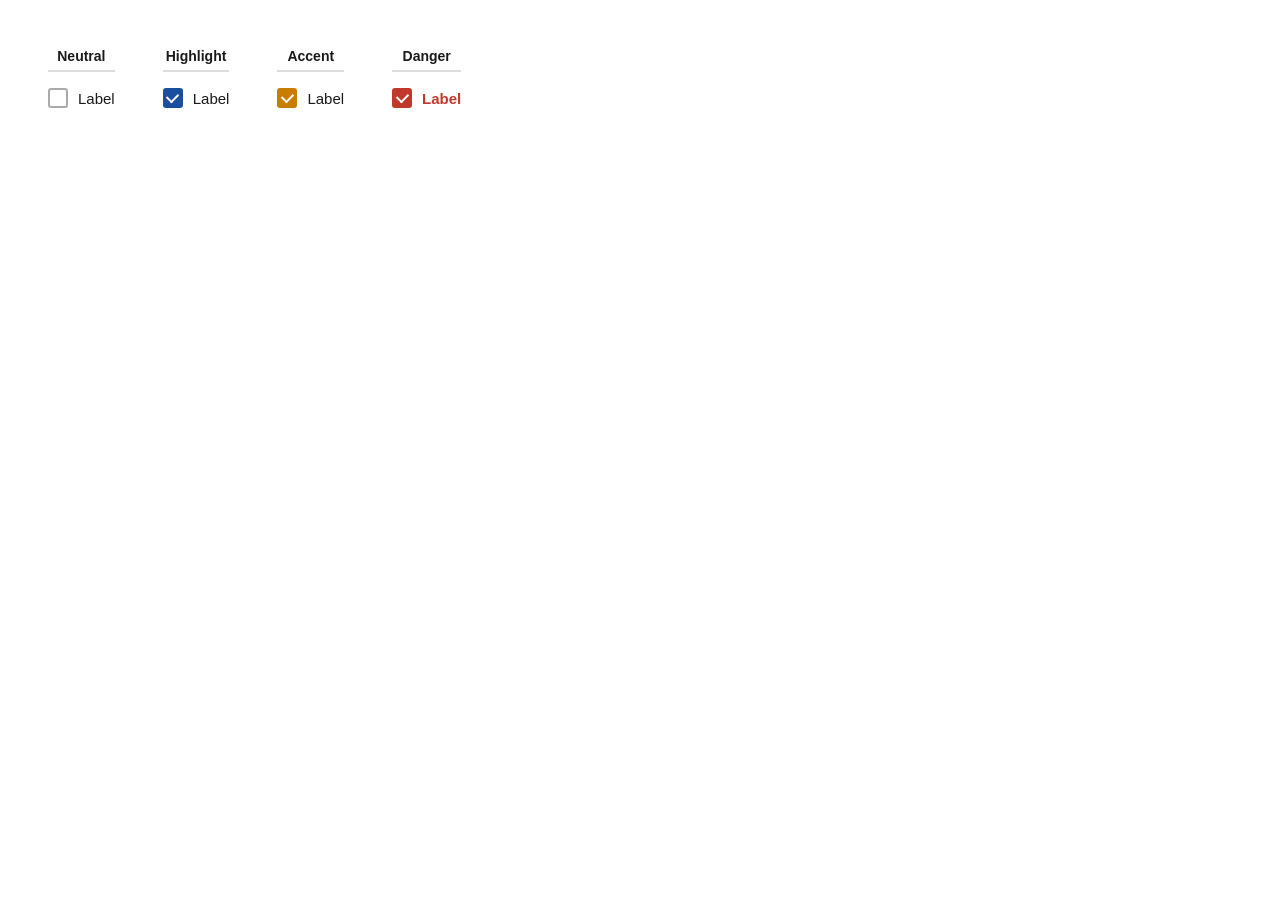
<file: generated-components/checkbox-variants.html>
<!DOCTYPE html>
<html lang="pt-BR">
<head>
<meta charset="UTF-8">
<meta name="viewport" content="width=device-width, initial-scale=1.0">
<title>Checkbox – Variants</title>
<style>
  * { box-sizing: border-box; margin: 0; padding: 0; }

  body {
    font-family: -apple-system, BlinkMacSystemFont, 'Segoe UI', sans-serif;
    background: #fff;
    padding: 48px;
    display: flex;
    gap: 48px;
    align-items: flex-start;
  }

  .variant {
    display: flex;
    flex-direction: column;
    align-items: center;
    gap: 16px;
  }

  .variant-title {
    font-size: 14px;
    font-weight: 700;
    color: #1a1a1a;
    padding-bottom: 6px;
    border-bottom: 2px solid #ddd;
    width: 100%;
    text-align: center;
  }

  /* Checkbox wrapper */
  .checkbox-label {
    display: flex;
    align-items: center;
    gap: 10px;
    cursor: pointer;
    user-select: none;
  }

  .checkbox-label input { display: none; }

  .checkbox {
    width: 20px;
    height: 20px;
    border-radius: 3px;
    border: 2px solid #aaa;
    background: #fff;
    display: flex;
    align-items: center;
    justify-content: center;
    flex-shrink: 0;
    transition: background 0.15s, border-color 0.15s;
  }

  .checkmark {
    display: none;
    width: 11px;
    height: 8px;
    border-left: 2.5px solid #fff;
    border-bottom: 2.5px solid #fff;
    transform: rotate(-45deg) translate(1px, -1px);
  }

  /* Checked state */
  input:checked ~ .checkbox .checkmark { display: block; }

  /* Neutral – unchecked */
  .neutral .checkbox { border-color: #aaa; background: #fff; }
  .neutral input:checked ~ .checkbox { background: #aaa; border-color: #aaa; }

  /* Highlight – blue */
  .highlight .checkbox { border-color: #1a4fa0; background: #1a4fa0; }
  .highlight .checkmark { display: block; }

  /* Accent – amber */
  .accent .checkbox { border-color: #c87c00; background: #c87c00; }
  .accent .checkmark { display: block; }

  /* Danger – red */
  .danger .checkbox { border-color: #c0392b; background: #c0392b; }
  .danger .checkmark { display: block; }
  .danger .label-text { color: #c0392b; font-weight: 700; }

  .label-text {
    font-size: 15px;
    color: #1a1a1a;
  }
</style>
</head>
<body>

  <!-- Neutral -->
  <div class="variant">
    <div class="variant-title">Neutral</div>
    <label class="checkbox-label neutral">
      <input type="checkbox">
      <div class="checkbox"><span class="checkmark"></span></div>
      <span class="label-text">Label</span>
    </label>
  </div>

  <!-- Highlight -->
  <div class="variant">
    <div class="variant-title">Highlight</div>
    <label class="checkbox-label highlight">
      <input type="checkbox" checked>
      <div class="checkbox"><span class="checkmark"></span></div>
      <span class="label-text">Label</span>
    </label>
  </div>

  <!-- Accent -->
  <div class="variant">
    <div class="variant-title">Accent</div>
    <label class="checkbox-label accent">
      <input type="checkbox" checked>
      <div class="checkbox"><span class="checkmark"></span></div>
      <span class="label-text">Label</span>
    </label>
  </div>

  <!-- Danger -->
  <div class="variant">
    <div class="variant-title">Danger</div>
    <label class="checkbox-label danger">
      <input type="checkbox" checked>
      <div class="checkbox"><span class="checkmark"></span></div>
      <span class="label-text">Label</span>
    </label>
  </div>

</body>
</html>
</file>
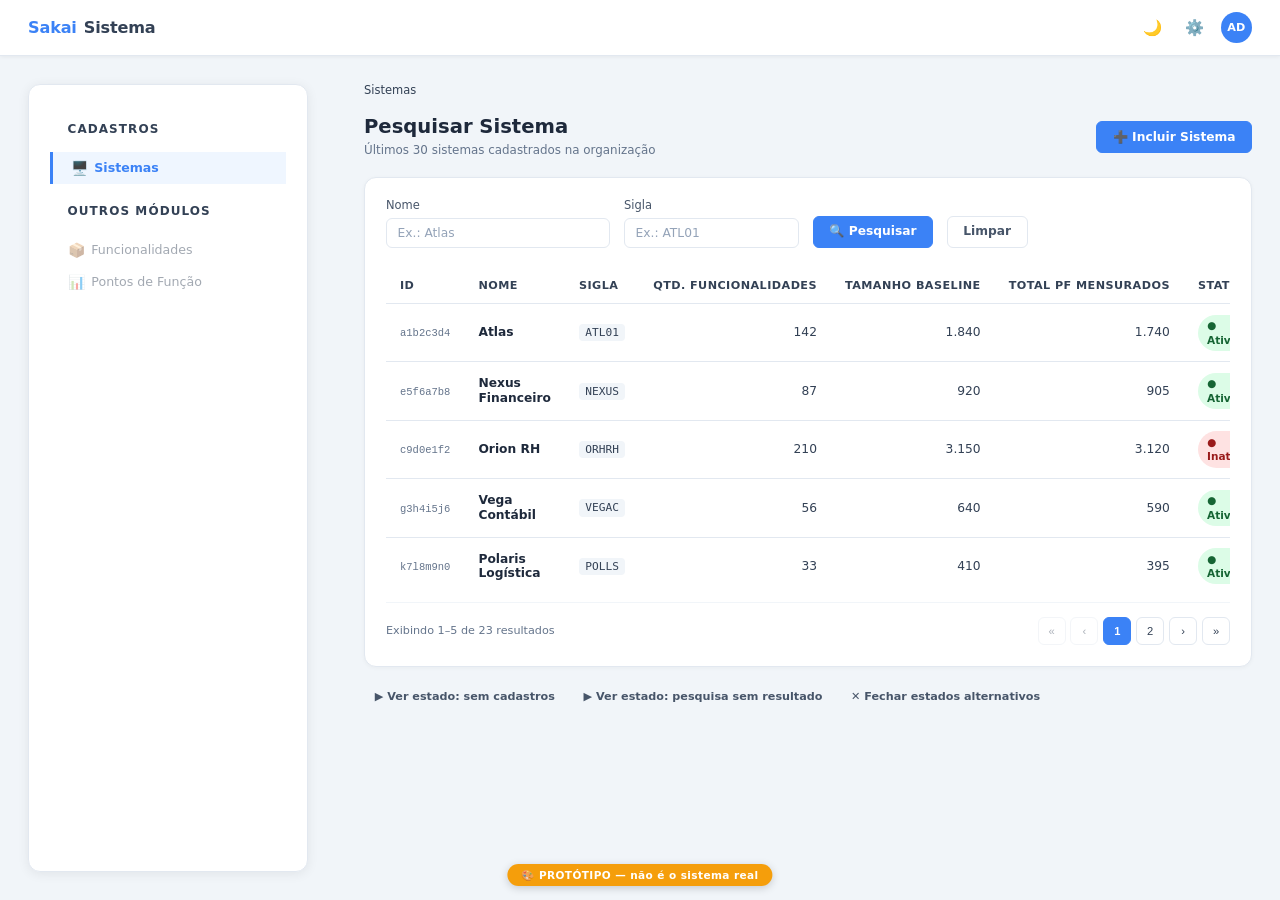
<file: prototypes/sistema/gestao-sistemas/flow.html>
<!DOCTYPE html>
<html lang="pt-BR">
<head>
  <meta charset="UTF-8">
  <meta name="viewport" content="width=device-width, initial-scale=1.0">
  <title>Protótipo: Gestão de Sistemas — Sistema</title>
  <link rel="stylesheet" href="../../_biblioteca/sakai.css">
  <style>
    /* ── Reset e base ── */
    *, *::before, *::after { box-sizing: border-box; margin: 0; padding: 0; }

    body {
      font-family: 'Lato', system-ui, 'Segoe UI', sans-serif;
      font-size: 14px;
      line-height: 1.2;
      background: #f1f5f9;
      color: #334155;
    }

    /* ── Prototype badge ── */
    .prototype-badge {
      position: fixed;
      top: auto;
      right: auto;
      bottom: 1rem;
      left: 50%;
      transform: translateX(-50%);
      background: #f59e0b;
      color: #fff;
      font-size: 0.75rem;
      font-weight: 700;
      padding: 0.35rem 1rem;
      border-radius: 999px;
      z-index: 9999;
      letter-spacing: 0.04em;
      box-shadow: 0 2px 8px rgba(0,0,0,0.18);
      pointer-events: none;
    }

    /* ── Topbar ── */
    .layout-topbar {
      position: fixed;
      top: 0; left: 0; right: 0;
      height: 4rem;
      background: #ffffff;
      border-bottom: 1px solid #e2e8f0;
      display: flex;
      align-items: center;
      justify-content: space-between;
      padding: 0 2rem;
      z-index: 1000;
      box-shadow: 0 1px 4px rgba(0,0,0,0.06);
    }

    .layout-topbar-logo {
      font-size: 1.15rem;
      font-weight: 700;
      color: #3b82f6;
      text-decoration: none;
      letter-spacing: -0.01em;
    }
    .layout-topbar-logo span { color: #334155; }
    .layout-topbar-logo strong { color: #3b82f6; }

    .layout-topbar-actions {
      display: flex;
      align-items: center;
      gap: 0.75rem;
    }

    .p-avatar {
      width: 2.25rem;
      height: 2.25rem;
      border-radius: 50%;
      background: #3b82f6;
      color: #fff;
      display: flex;
      align-items: center;
      justify-content: center;
      font-size: 0.8rem;
      font-weight: 700;
      cursor: pointer;
    }

    .topbar-icon-btn {
      width: 2.25rem;
      height: 2.25rem;
      border-radius: 6px;
      border: none;
      background: transparent;
      cursor: pointer;
      display: flex;
      align-items: center;
      justify-content: center;
      color: #64748b;
      font-size: 1.1rem;
      transition: background 0.2s;
    }
    .topbar-icon-btn:hover { background: #f1f5f9; }

    /* ── Sidebar ── */
    .layout-sidebar {
      position: fixed;
      top: 6rem;
      left: 2rem;
      width: 20rem;
      background: #ffffff;
      border-radius: 12px;
      border: 1px solid #e2e8f0;
      box-shadow: 0 2px 12px rgba(0,0,0,0.07);
      overflow-y: auto;
      max-height: calc(100vh - 7rem);
      z-index: 100;
    }

    .layout-menu {
      list-style: none;
      padding: 0.75rem 0;
    }

    .layout-menuitem-root-text {
      display: block;
      padding: 0.65rem 1.25rem 0.35rem;
      font-size: 0.7rem;
      font-weight: 700;
      color: #64748b;
      letter-spacing: 0.09em;
      text-transform: uppercase;
    }

    .layout-menu ul {
      list-style: none;
      padding: 0;
    }

    .layout-menu a {
      display: flex;
      align-items: center;
      gap: 0.6rem;
      padding: 0.6rem 1.25rem;
      color: #334155;
      text-decoration: none;
      border-radius: 0;
      font-size: 0.9rem;
      transition: background 0.15s, color 0.15s;
      cursor: pointer;
    }

    .layout-menu a:hover {
      background: #f1f5f9;
      color: #3b82f6;
    }

    .layout-menu a.active-route {
      background: #eff6ff;
      color: #3b82f6;
      font-weight: 600;
      border-left: 3px solid #3b82f6;
    }

    .menu-icon {
      font-style: normal;
      font-size: 1rem;
      width: 1.2rem;
      text-align: center;
    }

    /* ── Conteúdo principal ── */
    .layout-main-container {
      margin-left: 24rem;
      padding: 6rem 2rem 4rem 2rem;
      min-height: 100vh;
    }

    .layout-main {
      max-width: 1200px;
    }

    /* ── Screens ── */
    .screen { display: none; }
    .screen.active { display: block; }

    /* ── Breadcrumb ── */
    .p-breadcrumb {
      display: flex;
      align-items: center;
      gap: 0.4rem;
      font-size: 0.82rem;
      color: #64748b;
      margin-bottom: 1.25rem;
    }

    .p-breadcrumb a {
      color: #3b82f6;
      text-decoration: none;
      cursor: pointer;
    }
    .p-breadcrumb a:hover { text-decoration: underline; }
    .p-breadcrumb-sep { color: #94a3b8; font-size: 0.9rem; }
    .p-breadcrumb-current { color: #334155; font-weight: 500; }

    /* ── Card ── */
    .card {
      background: #ffffff;
      border: 1px solid #e2e8f0;
      border-radius: 12px;
      padding: 1.5rem;
      margin-bottom: 1.25rem;
      box-shadow: 0 1px 4px rgba(0,0,0,0.04);
    }

    /* ── Page header ── */
    .page-header {
      display: flex;
      align-items: center;
      justify-content: space-between;
      margin-bottom: 1.25rem;
      gap: 1rem;
      flex-wrap: wrap;
    }

    .page-title {
      font-size: 1.4rem;
      font-weight: 700;
      color: #1e293b;
      line-height: 1.2;
    }

    .page-subtitle {
      font-size: 0.85rem;
      color: #64748b;
      margin-top: 0.2rem;
    }

    /* ── Filter area ── */
    .filter-area {
      display: flex;
      align-items: flex-end;
      gap: 1rem;
      flex-wrap: wrap;
      margin-bottom: 1.5rem;
    }
    /* Na linha de filtro (align-items:flex-end), a margem inferior padrão do
       .p-field deslocava os inputs 1rem acima dos botões. Zerada aqui para que
       a base dos campos alinhe com a dos botões. */
    .filter-area .p-field { margin-bottom: 0; }

    .p-field {
      display: flex;
      flex-direction: column;
      gap: 0.35rem;
    }

    .p-field label {
      font-size: 0.82rem;
      font-weight: 500;
      color: #475569;
    }

    .p-inputtext {
      border: 1px solid #e2e8f0;
      border-radius: 6px;
      padding: 0.5rem 0.75rem;
      font-size: 0.875rem;
      font-family: inherit;
      color: #334155;
      background: #ffffff;
      outline: none;
      transition: border-color 0.2s, box-shadow 0.2s;
      width: 100%;
    }

    .p-inputtext:focus {
      border-color: #3b82f6;
      box-shadow: 0 0 0 1px #3b82f6;
    }

    .p-inputtext::placeholder { color: #94a3b8; }

    /* ── Buttons ── */
    .p-button {
      display: inline-flex;
      align-items: center;
      gap: 0.4rem;
      padding: 0.55rem 1.1rem;
      border-radius: 6px;
      font-size: 0.875rem;
      font-weight: 600;
      font-family: inherit;
      cursor: pointer;
      border: 1px solid transparent;
      transition: background 0.2s, border-color 0.2s, color 0.2s, box-shadow 0.2s;
      text-decoration: none;
      line-height: 1.2;
    }

    .p-button-primary {
      background: #3b82f6;
      color: #fff;
      border-color: #3b82f6;
    }
    .p-button-primary:hover {
      background: #2563eb;
      border-color: #2563eb;
    }

    .p-button-secondary {
      background: #fff;
      color: #475569;
      border-color: #e2e8f0;
    }
    .p-button-secondary:hover {
      background: #f1f5f9;
      border-color: #cbd5e1;
    }

    .p-button-danger {
      background: #ef4444;
      color: #fff;
      border-color: #ef4444;
    }
    .p-button-danger:hover {
      background: #dc2626;
      border-color: #dc2626;
    }

    .p-button-text {
      background: transparent;
      color: #475569;
      border-color: transparent;
    }
    .p-button-text:hover {
      background: #f1f5f9;
    }

    .p-button-sm {
      padding: 0.35rem 0.7rem;
      font-size: 0.8rem;
    }

    .p-button-icon-only {
      padding: 0.45rem;
      border-radius: 6px;
    }

    /* ── Table ── */
    .p-datatable {
      width: 100%;
      border-collapse: collapse;
      font-size: 0.875rem;
    }

    .p-datatable th {
      background: #f8fafc;
      color: #475569;
      font-weight: 600;
      font-size: 0.8rem;
      text-transform: uppercase;
      letter-spacing: 0.04em;
      padding: 0.75rem 1rem;
      text-align: left;
      border-bottom: 2px solid #e2e8f0;
      white-space: nowrap;
    }

    .p-datatable td {
      padding: 0.8rem 1rem;
      border-bottom: 1px solid #f1f5f9;
      color: #334155;
      vertical-align: middle;
    }

    .p-datatable tr:hover td {
      background: #f8fafc;
    }

    .p-datatable tr:last-child td {
      border-bottom: none;
    }

    .p-column-actions {
      text-align: right;
      white-space: nowrap;
    }

    .p-column-actions td {
      text-align: right;
    }

    /* ── Tags ── */
    .p-tag {
      display: inline-flex;
      align-items: center;
      gap: 0.3rem;
      padding: 0.25rem 0.65rem;
      border-radius: 999px;
      font-size: 0.75rem;
      font-weight: 600;
    }

    .p-tag-success {
      background: #dcfce7;
      color: #166534;
    }

    .p-tag-danger {
      background: #fee2e2;
      color: #991b1b;
    }

    .p-tag-secondary {
      background: #f1f5f9;
      color: #475569;
    }

    /* ── Paginator ── */
    .p-paginator {
      display: flex;
      align-items: center;
      justify-content: flex-end;
      gap: 0.35rem;
      padding: 1rem 0 0;
      border-top: 1px solid #f1f5f9;
      margin-top: 0.5rem;
    }

    .p-paginator-info {
      color: #64748b;
      font-size: 0.8rem;
      margin-right: auto;
    }

    .p-paginator-btn {
      min-width: 2rem;
      height: 2rem;
      border-radius: 6px;
      border: 1px solid #e2e8f0;
      background: #fff;
      color: #334155;
      font-size: 0.8rem;
      cursor: pointer;
      display: inline-flex;
      align-items: center;
      justify-content: center;
      transition: background 0.15s;
    }

    .p-paginator-btn:hover { background: #f1f5f9; }
    .p-paginator-btn.active {
      background: #3b82f6;
      color: #fff;
      border-color: #3b82f6;
      font-weight: 700;
    }

    .p-paginator-btn:disabled {
      opacity: 0.4;
      cursor: not-allowed;
    }

    /* ── Skeleton ── */
    .p-skeleton {
      background: linear-gradient(90deg, #e2e8f0 25%, #f1f5f9 50%, #e2e8f0 75%);
      background-size: 200% 100%;
      animation: shimmer 1.5s infinite;
      border-radius: 6px;
      height: 1rem;
    }

    @keyframes shimmer {
      0% { background-position: 200% 0; }
      100% { background-position: -200% 0; }
    }

    /* ── Empty state ── */
    .p-empty-state {
      display: flex;
      flex-direction: column;
      align-items: center;
      justify-content: center;
      padding: 3rem 2rem;
      text-align: center;
      gap: 0.75rem;
    }

    .p-empty-state-icon {
      font-size: 3rem;
      color: #cbd5e1;
      margin-bottom: 0.5rem;
    }

    .p-empty-state-title {
      font-size: 1rem;
      font-weight: 600;
      color: #475569;
    }

    .p-empty-state-desc {
      font-size: 0.85rem;
      color: #64748b;
      max-width: 28rem;
    }

    /* ── Error state ── */
    .p-error-state {
      display: flex;
      flex-direction: column;
      align-items: center;
      justify-content: center;
      padding: 3rem 2rem;
      text-align: center;
      gap: 0.75rem;
    }

    .p-error-state-icon {
      font-size: 2.5rem;
      color: #ef4444;
    }

    /* ── Toast ── */
    .p-toast {
      position: fixed;
      top: 5rem;
      right: 1.5rem;
      z-index: 9000;
      display: flex;
      flex-direction: column;
      gap: 0.5rem;
      min-width: 20rem;
      max-width: 26rem;
    }

    .p-toast-item {
      background: #fff;
      border-radius: 8px;
      border-left: 4px solid;
      box-shadow: 0 4px 20px rgba(0,0,0,0.12);
      display: flex;
      align-items: flex-start;
      gap: 0.75rem;
      padding: 0.85rem 1rem;
      animation: toastIn 0.25s ease;
    }

    @keyframes toastIn {
      from { opacity: 0; transform: translateX(2rem); }
      to { opacity: 1; transform: translateX(0); }
    }

    .p-toast-item.success { border-color: #22c55e; }
    .p-toast-item.error { border-color: #ef4444; }
    .p-toast-item.warn { border-color: #f59e0b; }
    .p-toast-item.info { border-color: #3b82f6; }

    .toast-icon {
      font-size: 1.1rem;
      margin-top: 0.1rem;
    }
    .p-toast-item.success .toast-icon { color: #22c55e; }
    .p-toast-item.error .toast-icon { color: #ef4444; }
    .p-toast-item.warn .toast-icon { color: #f59e0b; }
    .p-toast-item.info .toast-icon { color: #3b82f6; }

    .toast-body { flex: 1; }

    .toast-summary {
      font-weight: 600;
      font-size: 0.875rem;
      color: #1e293b;
    }

    .toast-detail {
      font-size: 0.8rem;
      color: #64748b;
      margin-top: 0.15rem;
    }

    .toast-close {
      background: none;
      border: none;
      color: #94a3b8;
      cursor: pointer;
      font-size: 1rem;
      padding: 0;
      line-height: 1;
    }

    /* ── Modal ── */
    .p-dialog-mask {
      position: fixed;
      inset: 0;
      background: rgba(15, 23, 42, 0.45);
      display: none;
      align-items: center;
      justify-content: center;
      z-index: 5000;
    }

    .p-dialog {
      background: #fff;
      border-radius: 12px;
      box-shadow: 0 20px 60px rgba(0,0,0,0.2);
      width: 100%;
      max-width: 32rem;
      overflow: hidden;
    }

    .p-dialog-lg {
      max-width: 54rem;
    }

    .p-dialog-header {
      display: flex;
      align-items: center;
      justify-content: space-between;
      padding: 1.25rem 1.5rem;
      border-bottom: 1px solid #e2e8f0;
    }

    .p-dialog-title {
      font-size: 1rem;
      font-weight: 700;
      color: #1e293b;
    }

    .p-dialog-close {
      background: none;
      border: none;
      cursor: pointer;
      color: #64748b;
      font-size: 1.1rem;
      padding: 0.25rem;
      border-radius: 4px;
      transition: background 0.15s;
      line-height: 1;
    }

    .p-dialog-close:hover { background: #f1f5f9; }

    .p-dialog-content {
      padding: 1.5rem;
    }

    .p-dialog-footer {
      display: flex;
      align-items: center;
      justify-content: flex-end;
      gap: 0.5rem;
      padding: 1rem 1.5rem;
      border-top: 1px solid #f1f5f9;
    }

    /* ── Message (inline) ── */
    .p-message {
      display: flex;
      align-items: flex-start;
      gap: 0.65rem;
      padding: 0.85rem 1rem;
      border-radius: 8px;
      font-size: 0.875rem;
      margin-bottom: 1.25rem;
    }

    .p-message-warn {
      background: #fffbeb;
      border: 1px solid #fcd34d;
      color: #92400e;
    }

    .p-message-info {
      background: #eff6ff;
      border: 1px solid #93c5fd;
      color: #1e40af;
    }

    /* ── Form layout ── */
    .form-row {
      display: flex;
      gap: 1.25rem;
      margin-bottom: 1.25rem;
      flex-wrap: wrap;
    }

    .form-col { flex: 1; min-width: 12rem; }
    .form-col-2 { flex: 2; min-width: 16rem; }
    .form-col-full { flex: 1 1 100%; }

    .form-section-title {
      font-size: 0.8rem;
      font-weight: 700;
      color: #64748b;
      text-transform: uppercase;
      letter-spacing: 0.07em;
      margin-bottom: 1rem;
      padding-bottom: 0.5rem;
      border-bottom: 1px solid #f1f5f9;
    }

    .p-field { display: flex; flex-direction: column; gap: 0.35rem; }
    .p-field label { font-size: 0.82rem; font-weight: 500; color: #475569; }

    .required-star { color: #ef4444; margin-left: 0.15rem; }
    .optional-label { color: #94a3b8; font-weight: 400; font-size: 0.78rem; margin-left: 0.2rem; }

    .p-help {
      font-size: 0.78rem;
      color: #64748b;
    }

    .p-error {
      font-size: 0.78rem;
      color: #ef4444;
      display: flex;
      align-items: center;
      gap: 0.25rem;
    }

    .p-inputtext.p-invalid {
      border-color: #ef4444;
      box-shadow: 0 0 0 1px #ef4444;
    }

    .p-textarea {
      border: 1px solid #e2e8f0;
      border-radius: 6px;
      padding: 0.5rem 0.75rem;
      font-size: 0.875rem;
      font-family: inherit;
      color: #334155;
      background: #fff;
      outline: none;
      transition: border-color 0.2s;
      resize: vertical;
      width: 100%;
      min-height: 5rem;
    }
    .p-textarea:focus {
      border-color: #3b82f6;
      box-shadow: 0 0 0 1px #3b82f6;
    }

    /* ── Detail view ── */
    .detail-grid {
      display: grid;
      grid-template-columns: repeat(auto-fill, minmax(15rem, 1fr));
      gap: 1.25rem 2rem;
    }

    .detail-field { display: flex; flex-direction: column; gap: 0.25rem; }

    .detail-label {
      font-size: 0.75rem;
      font-weight: 600;
      color: #64748b;
      text-transform: uppercase;
      letter-spacing: 0.06em;
    }

    .detail-value {
      font-size: 0.9rem;
      color: #1e293b;
      font-weight: 500;
    }

    .detail-value-muted {
      font-size: 0.88rem;
      color: #64748b;
      font-style: italic;
    }

    .detail-section {
      margin-top: 1.5rem;
      padding-top: 1.25rem;
      border-top: 1px solid #f1f5f9;
    }

    .detail-section-title {
      font-size: 0.8rem;
      font-weight: 700;
      color: #64748b;
      text-transform: uppercase;
      letter-spacing: 0.07em;
      margin-bottom: 1rem;
    }

    /* ── Action row (form footer) ── */
    .form-actions {
      display: flex;
      align-items: center;
      justify-content: flex-end;
      gap: 0.5rem;
      padding-top: 1.25rem;
      border-top: 1px solid #f1f5f9;
      margin-top: 1.25rem;
    }

    /* ── Prototype notes ── */
    .prototype-notes {
      background: #fffbeb;
      border: 1px solid #fcd34d;
      border-radius: 10px;
      padding: 1.1rem 1.25rem;
      margin-top: 2rem;
      font-size: 0.82rem;
      color: #92400e;
    }

    .prototype-notes strong {
      display: block;
      margin-bottom: 0.5rem;
      font-size: 0.875rem;
    }

    .prototype-notes ul {
      list-style: disc;
      padding-left: 1.2rem;
      display: flex;
      flex-direction: column;
      gap: 0.3rem;
    }

    /* ── UUID style ── */
    .uuid-text {
      font-family: 'Courier New', monospace;
      font-size: 0.75rem;
      color: #64748b;
    }

    /* ── Divider ── */
    .divider {
      border: none;
      border-top: 1px solid #f1f5f9;
      margin: 1.25rem 0;
    }

    /* ── Toggle switch visual ── */
    .p-toggleswitch {
      display: inline-flex;
      align-items: center;
      cursor: pointer;
      gap: 0.5rem;
    }
    .toggle-track {
      width: 2.5rem;
      height: 1.35rem;
      border-radius: 999px;
      background: #cbd5e1;
      position: relative;
      transition: background 0.2s;
    }
    .toggle-track.on { background: #3b82f6; }
    .toggle-thumb {
      position: absolute;
      top: 0.17rem;
      left: 0.17rem;
      width: 1rem;
      height: 1rem;
      border-radius: 50%;
      background: #fff;
      transition: left 0.2s;
      box-shadow: 0 1px 3px rgba(0,0,0,0.2);
    }
    .toggle-track.on .toggle-thumb { left: 1.33rem; }

    /* ── Responsive tweak ── */
    @media (max-width: 768px) {
      .layout-sidebar { display: none; }
      .layout-main-container { margin-left: 0; padding: 5.5rem 1rem 4rem; }
    }
  </style>
</head>
<body>

<!-- ── Prototype badge ── -->
<div class="prototype-badge">🎨 PROTÓTIPO — não é o sistema real</div>

<!-- ── Topbar ── -->
<header class="layout-topbar">
  <a class="layout-topbar-logo" href="#" onclick="return false;">
    <strong>Sakai</strong><span> Sistema</span>
  </a>
  <div class="layout-topbar-actions">
    <button class="topbar-icon-btn" title="Alternar tema" aria-label="Alternar tema">🌙</button>
    <button class="topbar-icon-btn" title="Configurações" aria-label="Configurações">⚙️</button>
    <div class="p-avatar" title="Administrador" aria-label="Usuário: Administrador">AD</div>
  </div>
</header>

<!-- ── Sidebar ── -->
<aside class="layout-sidebar">
  <ul class="layout-menu">
    <li>
      <span class="layout-menuitem-root-text">Cadastros</span>
      <ul>
        <li>
          <a id="menu-list" class="active-route"
             href="#"
             onclick="showScreen('screen-list'); updateMenu('menu-list'); return false;"
             aria-current="page">
            <i class="menu-icon">🖥️</i> Sistemas
          </a>
        </li>
      </ul>
    </li>
    <li>
      <span class="layout-menuitem-root-text">Outros módulos</span>
      <ul>
        <li>
          <a href="#" onclick="return false;" style="opacity:.45;cursor:not-allowed;">
            <i class="menu-icon">📦</i> Funcionalidades
          </a>
        </li>
        <li>
          <a href="#" onclick="return false;" style="opacity:.45;cursor:not-allowed;">
            <i class="menu-icon">📊</i> Pontos de Função
          </a>
        </li>
      </ul>
    </li>
  </ul>
</aside>

<!-- ── Main ── -->
<div class="layout-main-container">
  <main class="layout-main">

    <!-- ════════════════════════════════════════════════════════════
         TELA 1 — Pesquisar Sistema (listagem)
    ═══════════════════════════════════════════════════════════════ -->
    <div id="screen-list" class="screen active">

      <nav class="p-breadcrumb" aria-label="Navegação estrutural">
        <span class="p-breadcrumb-current">Sistemas</span>
      </nav>

      <div class="page-header">
        <div>
          <h1 class="page-title">Pesquisar Sistema</h1>
          <p class="page-subtitle">Últimos 30 sistemas cadastrados na organização</p>
        </div>
        <button class="p-button p-button-primary"
                onclick="showScreen('screen-new'); updateMenu('menu-list');">
          ➕ Incluir Sistema
        </button>
      </div>

      <!-- Filtros -->
      <div class="card">
        <div class="filter-area">
          <div class="p-field" style="min-width:16rem;">
            <label for="filter-nome">Nome</label>
            <input id="filter-nome" class="p-inputtext"
                   type="text" placeholder="Ex.: Atlas"
                   style="min-width:16rem;" maxlength="255" />
          </div>
          <div class="p-field" style="min-width:9rem;">
            <label for="filter-sigla">Sigla</label>
            <input id="filter-sigla" class="p-inputtext"
                   type="text" placeholder="Ex.: ATL01"
                   style="min-width:9rem;" maxlength="5" />
          </div>
          <button class="p-button p-button-primary"
                  onclick="showToast('info','Pesquisa realizada','Exibindo resultados para os filtros informados.')">
            🔍 Pesquisar
          </button>
          <button class="p-button p-button-secondary"
                  onclick="document.getElementById('filter-nome').value='';document.getElementById('filter-sigla').value='';">
            Limpar
          </button>
        </div>

        <!-- Tabela de resultados -->
        <div style="overflow-x:auto;">
          <table class="p-datatable" aria-label="Lista de sistemas">
            <thead>
              <tr>
                <th>ID</th>
                <th>Nome</th>
                <th>Sigla</th>
                <th style="text-align:right;">Qtd. Funcionalidades</th>
                <th style="text-align:right;">Tamanho Baseline</th>
                <th style="text-align:right;">Total PF Mensurados</th>
                <th>Status</th>
                <th class="p-column-actions">Ações</th>
              </tr>
            </thead>
            <tbody>
              <tr>
                <td><span class="uuid-text">a1b2c3d4</span></td>
                <td><strong style="color:#1e293b;">Atlas</strong></td>
                <td><code style="background:#f1f5f9;padding:0.15rem 0.45rem;border-radius:4px;font-size:0.8rem;">ATL01</code></td>
                <td style="text-align:right;">142</td>
                <td style="text-align:right;">1.840</td>
                <td style="text-align:right;">1.740</td>
                <td><span class="p-tag p-tag-success">● Ativo</span></td>
                <td class="p-column-actions">
                  <button class="p-button p-button-text p-button-sm p-button-icon-only"
                          title="Visualizar" aria-label="Visualizar Atlas"
                          onclick="showScreen('screen-detail'); updateMenu('menu-list');">👁</button>
                  <button class="p-button p-button-text p-button-sm p-button-icon-only"
                          title="Editar" aria-label="Editar Atlas"
                          onclick="loadEditScreen('ATL01','Atlas'); showScreen('screen-edit'); updateMenu('menu-list');">✏️</button>
                  <button class="p-button p-button-text p-button-sm p-button-icon-only"
                          title="Inativar" aria-label="Inativar Atlas"
                          onclick="toggleModal('modal-toggle-status',true,'Atlas','inativar')">⏸</button>
                  <button class="p-button p-button-text p-button-sm p-button-icon-only"
                          title="Excluir" aria-label="Excluir Atlas"
                          onclick="toggleModal('modal-delete',true,'Atlas')">🗑</button>
                </td>
              </tr>
              <tr>
                <td><span class="uuid-text">e5f6a7b8</span></td>
                <td><strong style="color:#1e293b;">Nexus Financeiro</strong></td>
                <td><code style="background:#f1f5f9;padding:0.15rem 0.45rem;border-radius:4px;font-size:0.8rem;">NEXUS</code></td>
                <td style="text-align:right;">87</td>
                <td style="text-align:right;">920</td>
                <td style="text-align:right;">905</td>
                <td><span class="p-tag p-tag-success">● Ativo</span></td>
                <td class="p-column-actions">
                  <button class="p-button p-button-text p-button-sm p-button-icon-only"
                          title="Visualizar" aria-label="Visualizar Nexus Financeiro"
                          onclick="showScreen('screen-detail'); updateMenu('menu-list');">👁</button>
                  <button class="p-button p-button-text p-button-sm p-button-icon-only"
                          title="Editar" aria-label="Editar Nexus Financeiro"
                          onclick="loadEditScreen('NEXUS','Nexus Financeiro'); showScreen('screen-edit'); updateMenu('menu-list');">✏️</button>
                  <button class="p-button p-button-text p-button-sm p-button-icon-only"
                          title="Inativar" aria-label="Inativar Nexus Financeiro"
                          onclick="toggleModal('modal-toggle-status',true,'Nexus Financeiro','inativar')">⏸</button>
                  <button class="p-button p-button-text p-button-sm p-button-icon-only"
                          title="Excluir" aria-label="Excluir Nexus Financeiro"
                          onclick="toggleModal('modal-delete',true,'Nexus Financeiro')">🗑</button>
                </td>
              </tr>
              <tr>
                <td><span class="uuid-text">c9d0e1f2</span></td>
                <td><strong style="color:#1e293b;">Orion RH</strong></td>
                <td><code style="background:#f1f5f9;padding:0.15rem 0.45rem;border-radius:4px;font-size:0.8rem;">ORHRH</code></td>
                <td style="text-align:right;">210</td>
                <td style="text-align:right;">3.150</td>
                <td style="text-align:right;">3.120</td>
                <td><span class="p-tag p-tag-danger">● Inativo</span></td>
                <td class="p-column-actions">
                  <button class="p-button p-button-text p-button-sm p-button-icon-only"
                          title="Visualizar" aria-label="Visualizar Orion RH"
                          onclick="showScreen('screen-detail'); updateMenu('menu-list');">👁</button>
                  <button class="p-button p-button-text p-button-sm p-button-icon-only"
                          title="Editar" aria-label="Editar Orion RH"
                          onclick="loadEditScreen('ORHRH','Orion RH'); showScreen('screen-edit'); updateMenu('menu-list');">✏️</button>
                  <button class="p-button p-button-text p-button-sm p-button-icon-only"
                          title="Ativar" aria-label="Ativar Orion RH"
                          onclick="toggleModal('modal-toggle-status',true,'Orion RH','ativar')">▶️</button>
                  <button class="p-button p-button-text p-button-sm p-button-icon-only"
                          title="Excluir" aria-label="Excluir Orion RH"
                          onclick="toggleModal('modal-delete',true,'Orion RH')">🗑</button>
                </td>
              </tr>
              <tr>
                <td><span class="uuid-text">g3h4i5j6</span></td>
                <td><strong style="color:#1e293b;">Vega Contábil</strong></td>
                <td><code style="background:#f1f5f9;padding:0.15rem 0.45rem;border-radius:4px;font-size:0.8rem;">VEGAC</code></td>
                <td style="text-align:right;">56</td>
                <td style="text-align:right;">640</td>
                <td style="text-align:right;">590</td>
                <td><span class="p-tag p-tag-success">● Ativo</span></td>
                <td class="p-column-actions">
                  <button class="p-button p-button-text p-button-sm p-button-icon-only"
                          title="Visualizar" aria-label="Visualizar Vega Contábil"
                          onclick="showScreen('screen-detail'); updateMenu('menu-list');">👁</button>
                  <button class="p-button p-button-text p-button-sm p-button-icon-only"
                          title="Editar" aria-label="Editar Vega Contábil"
                          onclick="loadEditScreen('VEGAC','Vega Contábil'); showScreen('screen-edit'); updateMenu('menu-list');">✏️</button>
                  <button class="p-button p-button-text p-button-sm p-button-icon-only"
                          title="Inativar" aria-label="Inativar Vega Contábil"
                          onclick="toggleModal('modal-toggle-status',true,'Vega Contábil','inativar')">⏸</button>
                  <button class="p-button p-button-text p-button-sm p-button-icon-only"
                          title="Excluir" aria-label="Excluir Vega Contábil"
                          onclick="toggleModal('modal-delete',true,'Vega Contábil')">🗑</button>
                </td>
              </tr>
              <tr>
                <td><span class="uuid-text">k7l8m9n0</span></td>
                <td><strong style="color:#1e293b;">Polaris Logística</strong></td>
                <td><code style="background:#f1f5f9;padding:0.15rem 0.45rem;border-radius:4px;font-size:0.8rem;">POLLS</code></td>
                <td style="text-align:right;">33</td>
                <td style="text-align:right;">410</td>
                <td style="text-align:right;">395</td>
                <td><span class="p-tag p-tag-success">● Ativo</span></td>
                <td class="p-column-actions">
                  <button class="p-button p-button-text p-button-sm p-button-icon-only"
                          title="Visualizar" aria-label="Visualizar Polaris Logística"
                          onclick="showScreen('screen-detail'); updateMenu('menu-list');">👁</button>
                  <button class="p-button p-button-text p-button-sm p-button-icon-only"
                          title="Editar" aria-label="Editar Polaris Logística"
                          onclick="loadEditScreen('POLLS','Polaris Logística'); showScreen('screen-edit'); updateMenu('menu-list');">✏️</button>
                  <button class="p-button p-button-text p-button-sm p-button-icon-only"
                          title="Inativar" aria-label="Inativar Polaris Logística"
                          onclick="toggleModal('modal-toggle-status',true,'Polaris Logística','inativar')">⏸</button>
                  <button class="p-button p-button-text p-button-sm p-button-icon-only"
                          title="Excluir" aria-label="Excluir Polaris Logística"
                          onclick="toggleModal('modal-delete',true,'Polaris Logística')">🗑</button>
                </td>
              </tr>
            </tbody>
          </table>
        </div>

        <!-- Paginador -->
        <div class="p-paginator" role="navigation" aria-label="Paginação">
          <span class="p-paginator-info">Exibindo 1–5 de 23 resultados</span>
          <button class="p-paginator-btn" disabled aria-label="Primeira página">«</button>
          <button class="p-paginator-btn" disabled aria-label="Página anterior">‹</button>
          <button class="p-paginator-btn active" aria-current="page">1</button>
          <button class="p-paginator-btn">2</button>
          <button class="p-paginator-btn" aria-label="Próxima página">›</button>
          <button class="p-paginator-btn" aria-label="Última página">»</button>
        </div>
      </div>

      <!-- Estado Vazio (oculto por padrão — toggle para visualizar) -->
      <div id="empty-state-demo" style="display:none;">
        <div class="card">
          <div class="p-empty-state">
            <div class="p-empty-state-icon">🖥️</div>
            <p class="p-empty-state-title">Nenhum sistema cadastrado</p>
            <p class="p-empty-state-desc">Clique em "Incluir Sistema" para começar a registrar os sistemas da sua organização.</p>
            <button class="p-button p-button-primary"
                    onclick="showScreen('screen-new'); updateMenu('menu-list');">
              ➕ Incluir Sistema
            </button>
          </div>
        </div>
      </div>

      <!-- Estado Vazio — pesquisa sem resultado (oculto) -->
      <div id="empty-search-demo" style="display:none;">
        <div class="card">
          <div class="p-empty-state">
            <div class="p-empty-state-icon">🔍</div>
            <p class="p-empty-state-title">Nenhum sistema encontrado</p>
            <p class="p-empty-state-desc">Nenhum sistema encontrado para os filtros informados.</p>
          </div>
        </div>
      </div>

      <!-- Botões para demonstrar estados alternativos -->
      <div style="display:flex;gap:.5rem;flex-wrap:wrap;margin-top:.5rem;">
        <button class="p-button p-button-text p-button-sm"
                onclick="document.getElementById('empty-state-demo').style.display='block';document.getElementById('empty-search-demo').style.display='none';">
          ▶ Ver estado: sem cadastros
        </button>
        <button class="p-button p-button-text p-button-sm"
                onclick="document.getElementById('empty-search-demo').style.display='block';document.getElementById('empty-state-demo').style.display='none';">
          ▶ Ver estado: pesquisa sem resultado
        </button>
        <button class="p-button p-button-text p-button-sm"
                onclick="document.getElementById('empty-state-demo').style.display='none';document.getElementById('empty-search-demo').style.display='none';">
          ✕ Fechar estados alternativos
        </button>
      </div>

    </div><!-- /screen-list -->


    <!-- ════════════════════════════════════════════════════════════
         TELA 2 — Visualizar Sistema
    ═══════════════════════════════════════════════════════════════ -->
    <div id="screen-detail" class="screen">

      <nav class="p-breadcrumb" aria-label="Navegação estrutural">
        <a href="#" onclick="showScreen('screen-list'); updateMenu('menu-list'); return false;">Sistemas</a>
        <span class="p-breadcrumb-sep">›</span>
        <span class="p-breadcrumb-current">Atlas</span>
      </nav>

      <div class="page-header">
        <div>
          <h1 class="page-title">Visualizar Sistema</h1>
          <p class="page-subtitle">Dados completos do sistema em modo somente leitura</p>
        </div>
        <div style="display:flex;gap:.5rem;">
          <button class="p-button p-button-secondary"
                  onclick="showScreen('screen-list'); updateMenu('menu-list');">
            ← Voltar
          </button>
          <button class="p-button p-button-primary"
                  onclick="loadEditScreen('ATL01','Atlas'); showScreen('screen-edit'); updateMenu('menu-list');">
            ✏️ Editar
          </button>
        </div>
      </div>

      <!-- Status banner -->
      <div class="p-message p-message-info" role="status">
        <span>ℹ️</span>
        <span>Este registro está em modo somente leitura. Use o botão <strong>Editar</strong> para alterar os dados.</span>
      </div>

      <!-- Dados do sistema -->
      <div class="card">
        <p class="form-section-title">Identificação</p>
        <div class="detail-grid">
          <div class="detail-field">
            <span class="detail-label">ID</span>
            <span class="uuid-text" style="font-size:.85rem;">a1b2c3d4-e5f6-7890-abcd-ef1234567890</span>
          </div>
          <div class="detail-field">
            <span class="detail-label">Nome</span>
            <span class="detail-value">Atlas</span>
          </div>
          <div class="detail-field">
            <span class="detail-label">Sigla</span>
            <span class="detail-value">
              <code style="background:#f1f5f9;padding:0.2rem 0.55rem;border-radius:4px;">ATL01</code>
            </span>
          </div>
          <div class="detail-field">
            <span class="detail-label">Apelido</span>
            <span class="detail-value">Atlas Core</span>
          </div>
          <div class="detail-field">
            <span class="detail-label">Status</span>
            <span class="detail-value"><span class="p-tag p-tag-success">● Ativo</span></span>
          </div>
        </div>

        <div class="detail-section">
          <p class="detail-section-title">Informações gerais</p>
          <div class="detail-grid">
            <div class="detail-field" style="grid-column: span 2;">
              <span class="detail-label">Descrição</span>
              <span class="detail-value" style="font-weight:400;line-height:1.5;color:#334155;">
                Sistema de gestão de ativos integrado à cadeia de fornecimento, responsável pelo controle de inventário em tempo real e rastreabilidade de materiais.
              </span>
            </div>
            <div class="detail-field">
              <span class="detail-label">Responsável técnico</span>
              <span class="detail-value">Carla Mendonça</span>
            </div>
            <div class="detail-field">
              <span class="detail-label">Área de negócio</span>
              <span class="detail-value">Cadeia de Suprimentos</span>
            </div>
          </div>
        </div>

        <div class="detail-section">
          <p class="detail-section-title">Métricas</p>
          <div class="detail-grid">
            <div class="detail-field">
              <span class="detail-label">Qtd. de Funcionalidades</span>
              <span class="detail-value">142</span>
            </div>
            <div class="detail-field">
              <span class="detail-label">Tamanho Baseline</span>
              <span class="detail-value">1.840 PF</span>
            </div>
            <div class="detail-field">
              <span class="detail-label">Total PF Mensurados</span>
              <span class="detail-value">1.740 PF</span>
            </div>
          </div>
        </div>

        <div class="detail-section">
          <p class="detail-section-title">Auditoria</p>
          <div class="detail-grid">
            <div class="detail-field">
              <span class="detail-label">Criado em</span>
              <span class="detail-value" style="font-weight:400;">12/03/2024 às 09h32</span>
            </div>
            <div class="detail-field">
              <span class="detail-label">Criado por</span>
              <span class="detail-value" style="font-weight:400;">roberto.lima@empresa.com.br</span>
            </div>
            <div class="detail-field">
              <span class="detail-label">Última alteração</span>
              <span class="detail-value" style="font-weight:400;">07/05/2025 às 14h15</span>
            </div>
            <div class="detail-field">
              <span class="detail-label">Alterado por</span>
              <span class="detail-value" style="font-weight:400;">carla.mendonca@empresa.com.br</span>
            </div>
          </div>
        </div>
      </div>

    </div><!-- /screen-detail -->


    <!-- ════════════════════════════════════════════════════════════
         TELA 3 — Incluir Sistema (novo)
    ═══════════════════════════════════════════════════════════════ -->
    <div id="screen-new" class="screen">

      <nav class="p-breadcrumb" aria-label="Navegação estrutural">
        <a href="#" onclick="showScreen('screen-list'); updateMenu('menu-list'); return false;">Sistemas</a>
        <span class="p-breadcrumb-sep">›</span>
        <span class="p-breadcrumb-current">Incluir Sistema</span>
      </nav>

      <div class="page-header">
        <div>
          <h1 class="page-title">Incluir Sistema</h1>
          <p class="page-subtitle">Preencha os dados para cadastrar um novo sistema</p>
        </div>
        <button class="p-button p-button-secondary"
                onclick="showScreen('screen-list'); updateMenu('menu-list');">
          ← Voltar
        </button>
      </div>

      <div class="card">
        <p class="form-section-title">Identificação</p>

        <div class="form-row">
          <div class="p-field form-col-2">
            <label for="new-nome">Nome <span class="required-star">*</span></label>
            <input id="new-nome" class="p-inputtext" type="text"
                   placeholder="Ex.: Atlas" maxlength="255" />
          </div>
          <div class="p-field form-col">
            <label for="new-sigla">Sigla <span class="required-star">*</span></label>
            <input id="new-sigla" class="p-inputtext" type="text"
                   placeholder="ATL01" maxlength="5"
                   style="text-transform:uppercase;" />
            <span class="p-help">Exatamente 5 caracteres alfanuméricos, único por organização</span>
          </div>
          <div class="p-field form-col">
            <label for="new-apelido">Apelido <span class="optional-label">(opcional)</span></label>
            <input id="new-apelido" class="p-inputtext" type="text"
                   placeholder="Nome informal do sistema" maxlength="100" />
          </div>
        </div>

        <!-- Exemplo de campo com erro de validação -->
        <div class="form-row">
          <div class="p-field form-col">
            <label for="new-sigla-invalid">Sigla com erro de exemplo <span class="required-star">*</span></label>
            <input id="new-sigla-invalid" class="p-inputtext p-invalid" type="text"
                   value="ATL" maxlength="5" />
            <span class="p-error">⚠️ A sigla deve ter exatamente 5 caracteres alfanuméricos</span>
            <span class="p-help" style="color:#94a3b8;">(exemplo visual de validação — campo não funcional)</span>
          </div>
        </div>

        <hr class="divider" />
        <p class="form-section-title">Informações gerais</p>

        <div class="form-row">
          <div class="p-field form-col-full">
            <label for="new-descricao">Descrição <span class="optional-label">(opcional)</span></label>
            <textarea id="new-descricao" class="p-textarea"
                      placeholder="Descreva brevemente a finalidade do sistema"></textarea>
          </div>
        </div>

        <div class="form-row">
          <div class="p-field form-col">
            <label for="new-responsavel">Responsável técnico <span class="optional-label">(opcional)</span></label>
            <input id="new-responsavel" class="p-inputtext" type="text"
                   placeholder="Ex.: Carla Mendonça" maxlength="150" />
          </div>
          <div class="p-field form-col">
            <label for="new-area">Área de negócio <span class="optional-label">(opcional)</span></label>
            <input id="new-area" class="p-inputtext" type="text"
                   placeholder="Ex.: Cadeia de Suprimentos" maxlength="150" />
          </div>
        </div>

        <div class="form-actions">
          <button class="p-button p-button-text"
                  onclick="showScreen('screen-list'); updateMenu('menu-list');">
            Cancelar
          </button>
          <button class="p-button p-button-primary"
                  onclick="showScreen('screen-list'); updateMenu('menu-list'); showToast('success','Sistema cadastrado','O sistema foi incluído com sucesso.');">
            Salvar
          </button>
        </div>
      </div>

    </div><!-- /screen-new -->


    <!-- ════════════════════════════════════════════════════════════
         TELA 4 — Editar Sistema
    ═══════════════════════════════════════════════════════════════ -->
    <div id="screen-edit" class="screen">

      <nav class="p-breadcrumb" aria-label="Navegação estrutural">
        <a href="#" onclick="showScreen('screen-list'); updateMenu('menu-list'); return false;">Sistemas</a>
        <span class="p-breadcrumb-sep">›</span>
        <span id="edit-breadcrumb-name" class="p-breadcrumb-current">Editar Sistema</span>
      </nav>

      <div class="page-header">
        <div>
          <h1 class="page-title">Editar Sistema</h1>
          <p class="page-subtitle" id="edit-subtitle">Altere os dados do sistema e salve para confirmar</p>
        </div>
        <button class="p-button p-button-secondary"
                onclick="showScreen('screen-list'); updateMenu('menu-list');">
          ← Voltar
        </button>
      </div>

      <div class="card">
        <p class="form-section-title">Identificação</p>

        <div class="form-row">
          <div class="p-field form-col-2">
            <label for="edit-nome">Nome <span class="required-star">*</span></label>
            <input id="edit-nome" class="p-inputtext" type="text" value="Atlas" maxlength="255" />
          </div>
          <div class="p-field form-col">
            <label for="edit-sigla">Sigla <span class="required-star">*</span></label>
            <input id="edit-sigla" class="p-inputtext" type="text" value="ATL01" maxlength="5"
                   style="text-transform:uppercase;" />
            <span class="p-help">Exatamente 5 caracteres alfanuméricos, único por organização</span>
          </div>
          <div class="p-field form-col">
            <label for="edit-apelido">Apelido <span class="optional-label">(opcional)</span></label>
            <input id="edit-apelido" class="p-inputtext" type="text" value="Atlas Core" maxlength="100" />
          </div>
        </div>

        <hr class="divider" />
        <p class="form-section-title">Informações gerais</p>

        <div class="form-row">
          <div class="p-field form-col-full">
            <label for="edit-descricao">Descrição <span class="optional-label">(opcional)</span></label>
            <textarea id="edit-descricao" class="p-textarea">Sistema de gestão de ativos integrado à cadeia de fornecimento, responsável pelo controle de inventário em tempo real e rastreabilidade de materiais.</textarea>
          </div>
        </div>

        <div class="form-row">
          <div class="p-field form-col">
            <label for="edit-responsavel">Responsável técnico <span class="optional-label">(opcional)</span></label>
            <input id="edit-responsavel" class="p-inputtext" type="text" value="Carla Mendonça" maxlength="150"
</file>
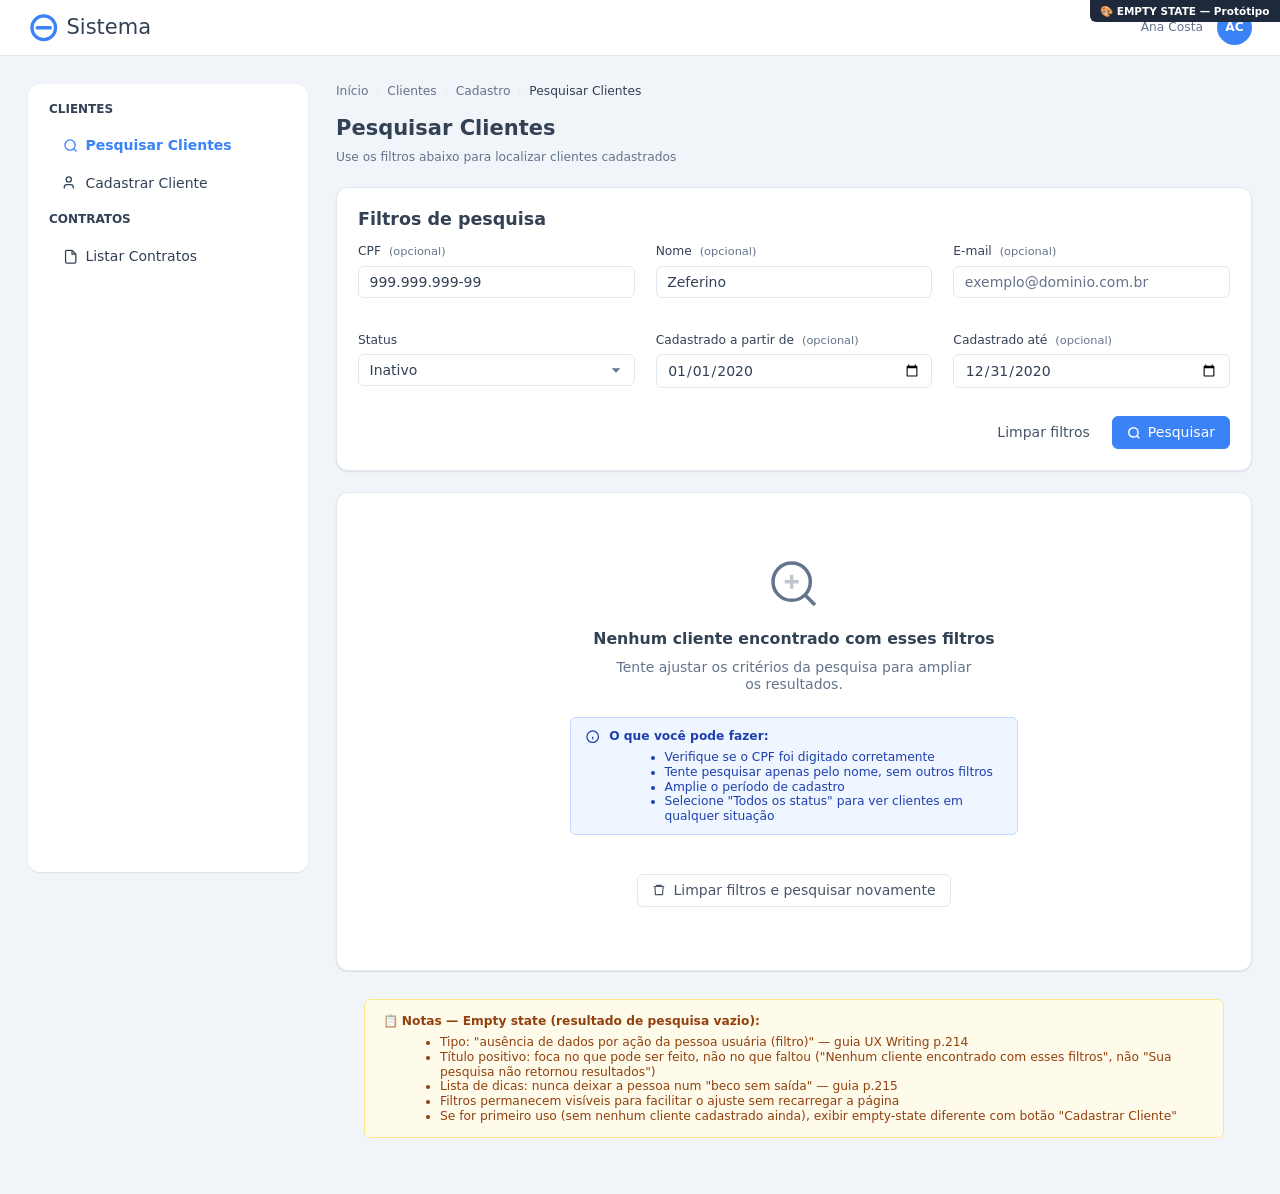
<file: prototypes/exemplo-clientes/cadastro/pesquisar-clientes/empty.html>
<!DOCTYPE html>
<html lang="pt-BR">
<head>
  <meta charset="UTF-8">
  <meta name="viewport" content="width=device-width, initial-scale=1.0">
  <title>Empty state: Pesquisar Clientes — Cadastro</title>
  <link rel="stylesheet" href="../../../_biblioteca/sakai.css">
</head>
<body>

<div class="prototype-badge">🎨 EMPTY STATE — Protótipo</div>

<header class="layout-topbar">
  <div class="layout-topbar-logo-container">
    <a class="layout-topbar-logo" href="#">
      <span class="logo-mark" aria-hidden="true"><svg viewBox="0 0 24 24" fill="none"><circle cx="12" cy="12" r="9" stroke="currentColor" stroke-width="2.5"/><path d="M7 12h10" stroke="currentColor" stroke-width="2.5" stroke-linecap="round"/></svg></span>
      <span>Sistema</span>
    </a>
  </div>
  <div class="layout-topbar-actions">
    <span style="font-size:.875rem;color:var(--text-muted-color)">Ana Costa</span>
    <span class="p-avatar p-avatar-primary">AC</span>
  </div>
</header>

<aside class="layout-sidebar">
  <ul class="layout-menu">
    <li><span class="layout-menuitem-root-text">Clientes</span>
      <ul>
        <li><a class="active-route" href="#"><svg class="menu-icon" fill="none" stroke="currentColor" stroke-width="2" viewBox="0 0 24 24"><circle cx="11" cy="11" r="8"/><path d="m21 21-4.35-4.35"/></svg>Pesquisar Clientes</a></li>
        <li><a href="#"><svg class="menu-icon" fill="none" stroke="currentColor" stroke-width="2" viewBox="0 0 24 24"><path d="M16 21v-2a4 4 0 0 0-4-4H6a4 4 0 0 0-4 4v2"/><circle cx="9" cy="7" r="4"/></svg>Cadastrar Cliente</a></li>
      </ul>
    </li>
    <li><span class="layout-menuitem-root-text">Contratos</span>
      <ul><li><a href="#"><svg class="menu-icon" fill="none" stroke="currentColor" stroke-width="2" viewBox="0 0 24 24"><path d="M14 2H6a2 2 0 0 0-2 2v16a2 2 0 0 0 2 2h12a2 2 0 0 0 2-2V8z"/><polyline points="14 2 14 8 20 8"/></svg>Listar Contratos</a></li></ul>
    </li>
  </ul>
</aside>

<div class="layout-main-container">
  <main class="layout-main">

    <nav class="p-breadcrumb" aria-label="Navegação">
      <a href="#">Início</a><span class="p-breadcrumb-sep">›</span>
      <a href="#">Clientes</a><span class="p-breadcrumb-sep">›</span>
      <a href="#">Cadastro</a><span class="p-breadcrumb-sep">›</span>
      <span class="p-breadcrumb-current">Pesquisar Clientes</span>
    </nav>

    <div class="page-header">
      <h1 class="page-title">Pesquisar Clientes</h1>
      <p class="page-subtitle">Use os filtros abaixo para localizar clientes cadastrados</p>
    </div>

    <!-- Filtros permanecem visíveis para facilitar o ajuste -->
    <div class="card p-fluid">
      <div class="card-title">Filtros de pesquisa</div>
      <div class="grid grid-cols-3 gap-6">
        <div class="p-field"><label for="cpf">CPF <span class="optional">(opcional)</span></label><input id="cpf" class="p-inputtext" type="text" placeholder="000.000.000-00" value="999.999.999-99"></div>
        <div class="p-field"><label for="nome">Nome <span class="optional">(opcional)</span></label><input id="nome" class="p-inputtext" type="text" placeholder="Digite o nome ou parte do nome" value="Zeferino"></div>
        <div class="p-field"><label for="email">E-mail <span class="optional">(opcional)</span></label><input id="email" class="p-inputtext" type="email" placeholder="exemplo@dominio.com.br"></div>
        <div class="p-field"><label for="status">Status</label><select id="status" class="p-inputtext p-select"><option>Inativo</option></select></div>
        <div class="p-field"><label for="data-inicio">Cadastrado a partir de <span class="optional">(opcional)</span></label><input id="data-inicio" class="p-inputtext" type="date" value="2020-01-01"></div>
        <div class="p-field"><label for="data-fim">Cadastrado até <span class="optional">(opcional)</span></label><input id="data-fim" class="p-inputtext" type="date" value="2020-12-31"></div>
      </div>
      <div class="flex justify-end gap-2 mt-4">
        <button class="p-button p-button-text p-button-secondary">Limpar filtros</button>
        <button class="p-button">
          <svg class="p-button-icon" fill="none" stroke="currentColor" stroke-width="2.5" viewBox="0 0 24 24"><circle cx="11" cy="11" r="8"/><path d="m21 21-4.35-4.35"/></svg>
          Pesquisar
        </button>
      </div>
    </div>

    <!-- Empty state: resultado de pesquisa/filtro vazio -->
    <div class="card">
      <div class="p-empty-state" role="status" aria-live="polite">
        <!-- Ícone ilustrativo — reduz carga cognitiva -->
        <svg class="p-empty-icon" fill="none" stroke="currentColor" stroke-width="1.5" viewBox="0 0 24 24"><circle cx="11" cy="11" r="8"/><path d="m21 21-4.35-4.35"/><path d="M8 11h6M11 8v6" opacity=".4"/></svg>
        <!-- Título positivo: foco no que a pessoa pode FAZER -->
        <div class="p-empty-title">Nenhum cliente encontrado com esses filtros</div>
        <!-- Descrição orientadora -->
        <div class="p-empty-desc">Tente ajustar os critérios da pesquisa para ampliar os resultados.</div>

        <!-- Dica prática — nunca deixar a pessoa num "beco sem saída" -->
        <div class="p-message p-message-info" style="text-align:left;max-width:32rem;margin-top:1rem">
          <svg class="p-message-icon" viewBox="0 0 24 24" fill="none" stroke="currentColor" stroke-width="2"><circle cx="12" cy="12" r="9"/><path d="M12 16v-4M12 8h.01"/></svg>
          <div>
            <strong>O que você pode fazer:</strong>
            <ul style="margin:.5rem 0 0 1.1rem">
              <li>Verifique se o CPF foi digitado corretamente</li>
              <li>Tente pesquisar apenas pelo nome, sem outros filtros</li>
              <li>Amplie o período de cadastro</li>
              <li>Selecione "Todos os status" para ver clientes em qualquer situação</li>
            </ul>
          </div>
        </div>

        <!-- Botão de saída — sempre oferecer ação corretiva -->
        <button class="p-button p-button-outlined p-button-secondary" style="margin-top:1rem">
          <svg class="p-button-icon" fill="none" stroke="currentColor" stroke-width="2" viewBox="0 0 24 24"><path d="M3 6h18M8 6V4h8v2M19 6l-1 14H6L5 6"/></svg>
          Limpar filtros e pesquisar novamente
        </button>
      </div>
    </div>

    <div class="prototype-notes" role="note">
      <strong>📋 Notas — Empty state (resultado de pesquisa vazio):</strong>
      <ul>
        <li>Tipo: "ausência de dados por ação da pessoa usuária (filtro)" — guia UX Writing p.214</li>
        <li>Título positivo: foca no que pode ser feito, não no que faltou ("Nenhum cliente encontrado com esses filtros", não "Sua pesquisa não retornou resultados")</li>
        <li>Lista de dicas: nunca deixar a pessoa num "beco sem saída" — guia p.215</li>
        <li>Filtros permanecem visíveis para facilitar o ajuste sem recarregar a página</li>
        <li>Se for primeiro uso (sem nenhum cliente cadastrado ainda), exibir empty-state diferente com botão "Cadastrar Cliente"</li>
      </ul>
    </div>

  </main>
</div>

</body>
</html>
</file>
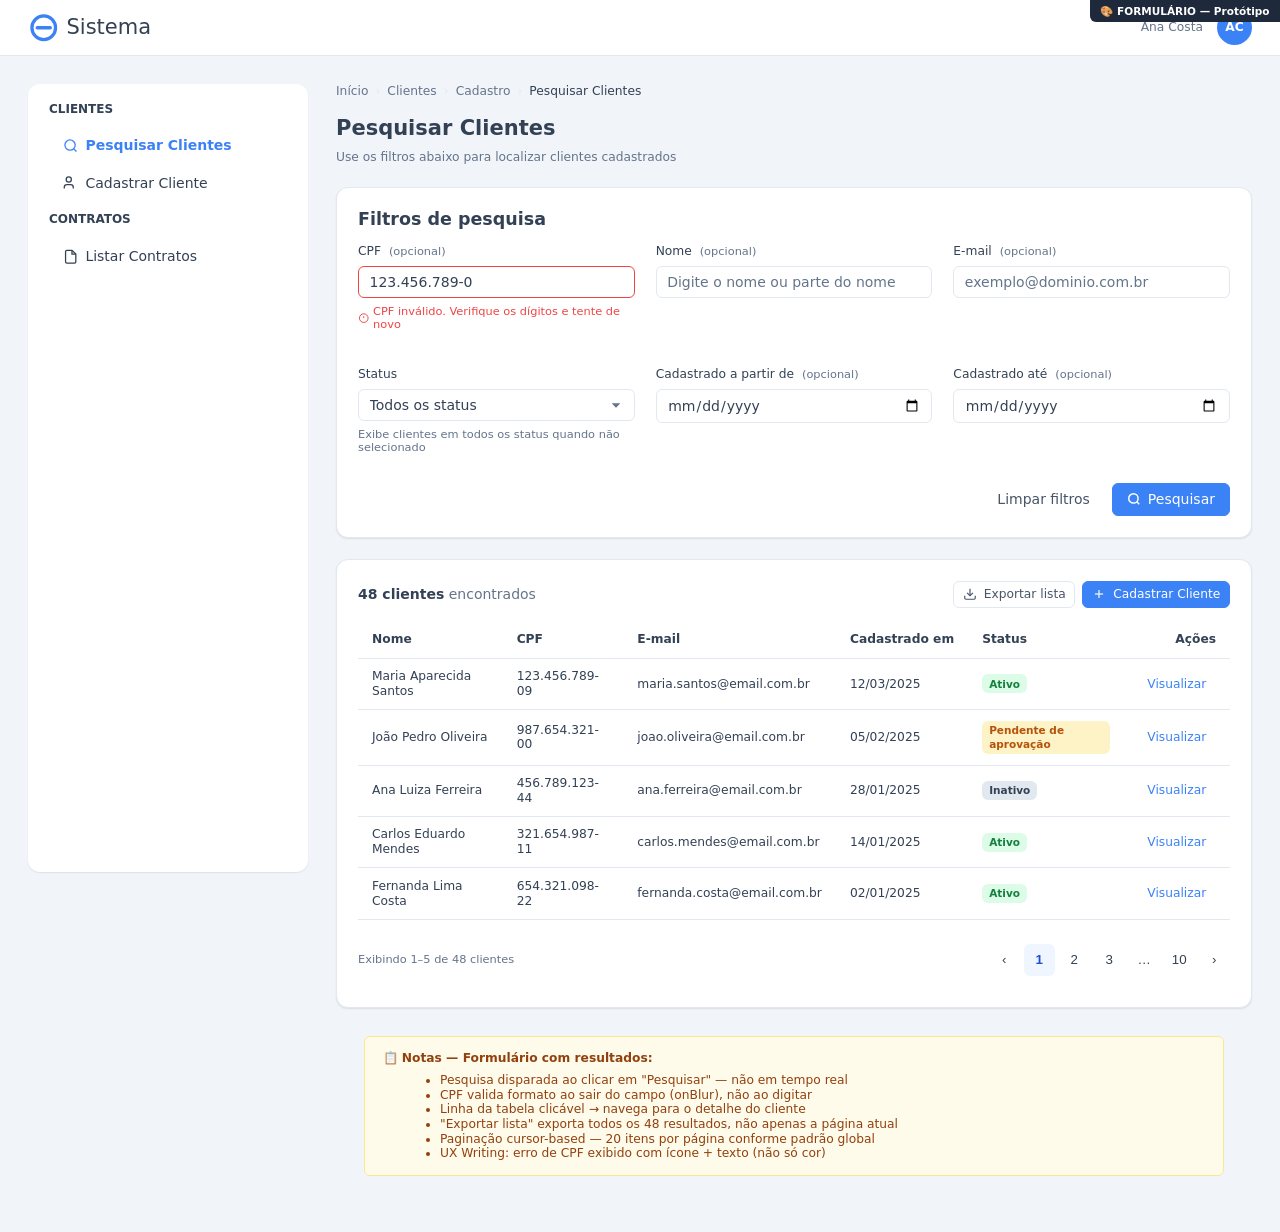
<file: prototypes/exemplo-clientes/cadastro/pesquisar-clientes/form.html>
<!DOCTYPE html>
<html lang="pt-BR">
<head>
  <meta charset="UTF-8">
  <meta name="viewport" content="width=device-width, initial-scale=1.0">
  <title>Formulário: Pesquisar Clientes — Cadastro</title>
  <!-- Biblioteca de componentes (sakai-ng) -->
  <link rel="stylesheet" href="../../../_biblioteca/sakai.css">
</head>
<body>

<div class="prototype-badge">🎨 FORMULÁRIO — Protótipo</div>

<!-- Topbar -->
<header class="layout-topbar">
  <div class="layout-topbar-logo-container">
    <a class="layout-topbar-logo" href="#">
      <span class="logo-mark" aria-hidden="true">
        <svg viewBox="0 0 24 24" fill="none" xmlns="http://www.w3.org/2000/svg"><circle cx="12" cy="12" r="9" stroke="currentColor" stroke-width="2.5"/><path d="M7 12h10" stroke="currentColor" stroke-width="2.5" stroke-linecap="round"/></svg>
      </span>
      <span>Sistema</span>
    </a>
  </div>
  <div class="layout-topbar-actions">
    <span style="font-size:.875rem;color:var(--text-muted-color)">Ana Costa</span>
    <span class="p-avatar p-avatar-primary">AC</span>
  </div>
</header>

<!-- Sidebar flutuante -->
<aside class="layout-sidebar">
  <ul class="layout-menu">
    <li>
      <span class="layout-menuitem-root-text">Clientes</span>
      <ul>
        <li><a class="active-route" href="#"><svg class="menu-icon" fill="none" stroke="currentColor" stroke-width="2" viewBox="0 0 24 24"><circle cx="11" cy="11" r="8"/><path d="m21 21-4.35-4.35"/></svg>Pesquisar Clientes</a></li>
        <li><a href="#"><svg class="menu-icon" fill="none" stroke="currentColor" stroke-width="2" viewBox="0 0 24 24"><path d="M16 21v-2a4 4 0 0 0-4-4H6a4 4 0 0 0-4 4v2"/><circle cx="9" cy="7" r="4"/></svg>Cadastrar Cliente</a></li>
      </ul>
    </li>
    <li>
      <span class="layout-menuitem-root-text">Contratos</span>
      <ul>
        <li><a href="#"><svg class="menu-icon" fill="none" stroke="currentColor" stroke-width="2" viewBox="0 0 24 24"><path d="M14 2H6a2 2 0 0 0-2 2v16a2 2 0 0 0 2 2h12a2 2 0 0 0 2-2V8z"/><polyline points="14 2 14 8 20 8"/></svg>Listar Contratos</a></li>
      </ul>
    </li>
  </ul>
</aside>

<div class="layout-main-container">
  <main class="layout-main">

    <!-- Breadcrumb -->
    <nav class="p-breadcrumb" aria-label="Navegação">
      <a href="#">Início</a><span class="p-breadcrumb-sep">›</span>
      <a href="#">Clientes</a><span class="p-breadcrumb-sep">›</span>
      <a href="#">Cadastro</a><span class="p-breadcrumb-sep">›</span>
      <span class="p-breadcrumb-current">Pesquisar Clientes</span>
    </nav>

    <div class="page-header">
      <!-- H1 — título descritivo da página, nunca vago -->
      <h1 class="page-title">Pesquisar Clientes</h1>
      <p class="page-subtitle">Use os filtros abaixo para localizar clientes cadastrados</p>
    </div>

    <!-- Card de filtros -->
    <div class="card p-fluid">
      <div class="card-title">Filtros de pesquisa</div>
      <div class="grid grid-cols-3 gap-6">

        <!-- CPF — campo com erro de validação -->
        <div class="p-field">
          <label for="cpf">CPF <span class="optional">(opcional)</span></label>
          <input id="cpf" class="p-inputtext p-invalid" type="text" placeholder="000.000.000-00" value="123.456.789-0" aria-describedby="cpf-error">
          <!-- Erro próximo ao campo, com cor + ícone + texto (nunca só cor) -->
          <span id="cpf-error" class="p-error" role="alert">
            <svg viewBox="0 0 24 24" fill="none" stroke="currentColor" stroke-width="2"><circle cx="12" cy="12" r="9"/><path d="M12 8v4M12 16h.01"/></svg>
            CPF inválido. Verifique os dígitos e tente de novo
          </span>
        </div>

        <!-- Nome -->
        <div class="p-field">
          <label for="nome">Nome <span class="optional">(opcional)</span></label>
          <input id="nome" class="p-inputtext" type="text" placeholder="Digite o nome ou parte do nome">
        </div>

        <!-- E-mail -->
        <div class="p-field">
          <label for="email">E-mail <span class="optional">(opcional)</span></label>
          <input id="email" class="p-inputtext" type="email" placeholder="exemplo@dominio.com.br">
        </div>

        <!-- Status -->
        <div class="p-field">
          <label for="status">Status</label>
          <select id="status" class="p-inputtext p-select">
            <option value="">Todos os status</option>
            <option value="ativo">Ativo</option>
            <option value="inativo">Inativo</option>
            <option value="pendente">Pendente de aprovação</option>
          </select>
          <small class="p-help">Exibe clientes em todos os status quando não selecionado</small>
        </div>

        <!-- Período de cadastro -->
        <div class="p-field">
          <label for="data-inicio">Cadastrado a partir de <span class="optional">(opcional)</span></label>
          <input id="data-inicio" class="p-inputtext" type="date">
        </div>
        <div class="p-field">
          <label for="data-fim">Cadastrado até <span class="optional">(opcional)</span></label>
          <input id="data-fim" class="p-inputtext" type="date">
        </div>

      </div>

      <!-- Ações do formulário — primário à direita, cancelar/ghost à esquerda -->
      <div class="flex justify-end gap-2 mt-4">
        <button class="p-button p-button-text p-button-secondary" type="button" aria-label="Limpar todos os filtros">Limpar filtros</button>
        <button class="p-button" type="submit">
          <svg class="p-button-icon" fill="none" stroke="currentColor" stroke-width="2.5" viewBox="0 0 24 24"><circle cx="11" cy="11" r="8"/><path d="m21 21-4.35-4.35"/></svg>
          Pesquisar
        </button>
      </div>
    </div>

    <!-- Resultados -->
    <div class="card">
      <div class="flex items-center justify-between mb-4">
        <span class="text-muted-color"><strong style="color:var(--text-color)">48 clientes</strong> encontrados</span>
        <div class="flex gap-2">
          <!-- Verbo claro: "Exportar lista" em vez de só "Exportar" -->
          <button class="p-button p-button-outlined p-button-secondary p-button-sm">
            <svg class="p-button-icon" fill="none" stroke="currentColor" stroke-width="2" viewBox="0 0 24 24"><path d="M21 15v4a2 2 0 0 1-2 2H5a2 2 0 0 1-2-2v-4"/><polyline points="7 10 12 15 17 10"/><line x1="12" y1="15" x2="12" y2="3"/></svg>
            Exportar lista
          </button>
          <button class="p-button p-button-sm">
            <svg class="p-button-icon" fill="none" stroke="currentColor" stroke-width="2" viewBox="0 0 24 24"><line x1="12" y1="5" x2="12" y2="19"/><line x1="5" y1="12" x2="19" y2="12"/></svg>
            Cadastrar Cliente
          </button>
        </div>
      </div>

      <!-- Coluna de ações sempre na última coluna -->
      <table class="p-datatable">
        <thead>
          <tr>
            <th>Nome</th><th>CPF</th><th>E-mail</th><th>Cadastrado em</th><th>Status</th><th class="p-column-actions">Ações</th>
          </tr>
        </thead>
        <tbody>
          <tr>
            <td>Maria Aparecida Santos</td><td>123.456.789-09</td><td>maria.santos@email.com.br</td><td>12/03/2025</td>
            <td><span class="p-tag p-tag-success">Ativo</span></td>
            <td class="p-column-actions"><button class="p-button p-button-text p-button-sm">Visualizar</button></td>
          </tr>
          <tr>
            <td>João Pedro Oliveira</td><td>987.654.321-00</td><td>joao.oliveira@email.com.br</td><td>05/02/2025</td>
            <td><span class="p-tag p-tag-warn">Pendente de aprovação</span></td>
            <td class="p-column-actions"><button class="p-button p-button-text p-button-sm">Visualizar</button></td>
          </tr>
          <tr>
            <td>Ana Luiza Ferreira</td><td>456.789.123-44</td><td>ana.ferreira@email.com.br</td><td>28/01/2025</td>
            <td><span class="p-tag p-tag-secondary">Inativo</span></td>
            <td class="p-column-actions"><button class="p-button p-button-text p-button-sm">Visualizar</button></td>
          </tr>
          <tr>
            <td>Carlos Eduardo Mendes</td><td>321.654.987-11</td><td>carlos.mendes@email.com.br</td><td>14/01/2025</td>
            <td><span class="p-tag p-tag-success">Ativo</span></td>
            <td class="p-column-actions"><button class="p-button p-button-text p-button-sm">Visualizar</button></td>
          </tr>
          <tr>
            <td>Fernanda Lima Costa</td><td>654.321.098-22</td><td>fernanda.costa@email.com.br</td><td>02/01/2025</td>
            <td><span class="p-tag p-tag-success">Ativo</span></td>
            <td class="p-column-actions"><button class="p-button p-button-text p-button-sm">Visualizar</button></td>
          </tr>
        </tbody>
      </table>

      <!-- Paginação no rodapé da tabela -->
      <div class="flex items-center justify-between mt-4">
        <span class="text-muted-color" style="font-size:.8125rem">Exibindo 1–5 de 48 clientes</span>
        <div class="p-paginator" role="navigation" aria-label="Paginação">
          <button class="p-paginator-nav" aria-label="Página anterior">‹</button>
          <button class="p-paginator-page p-selected" aria-current="page">1</button>
          <button class="p-paginator-page">2</button>
          <button class="p-paginator-page">3</button>
          <button class="p-paginator-page">…</button>
          <button class="p-paginator-page">10</button>
          <button class="p-paginator-nav" aria-label="Próxima página">›</button>
        </div>
      </div>
    </div>

    <!-- Notas do protótipo -->
    <div class="prototype-notes" role="note">
      <strong>📋 Notas — Formulário com resultados:</strong>
      <ul>
        <li>Pesquisa disparada ao clicar em "Pesquisar" — não em tempo real</li>
        <li>CPF valida formato ao sair do campo (onBlur), não ao digitar</li>
        <li>Linha da tabela clicável → navega para o detalhe do cliente</li>
        <li>"Exportar lista" exporta todos os 48 resultados, não apenas a página atual</li>
        <li>Paginação cursor-based — 20 itens por página conforme padrão global</li>
        <li>UX Writing: erro de CPF exibido com ícone + texto (não só cor)</li>
      </ul>
    </div>

  </main>
</div>

</body>
</html>
</file>
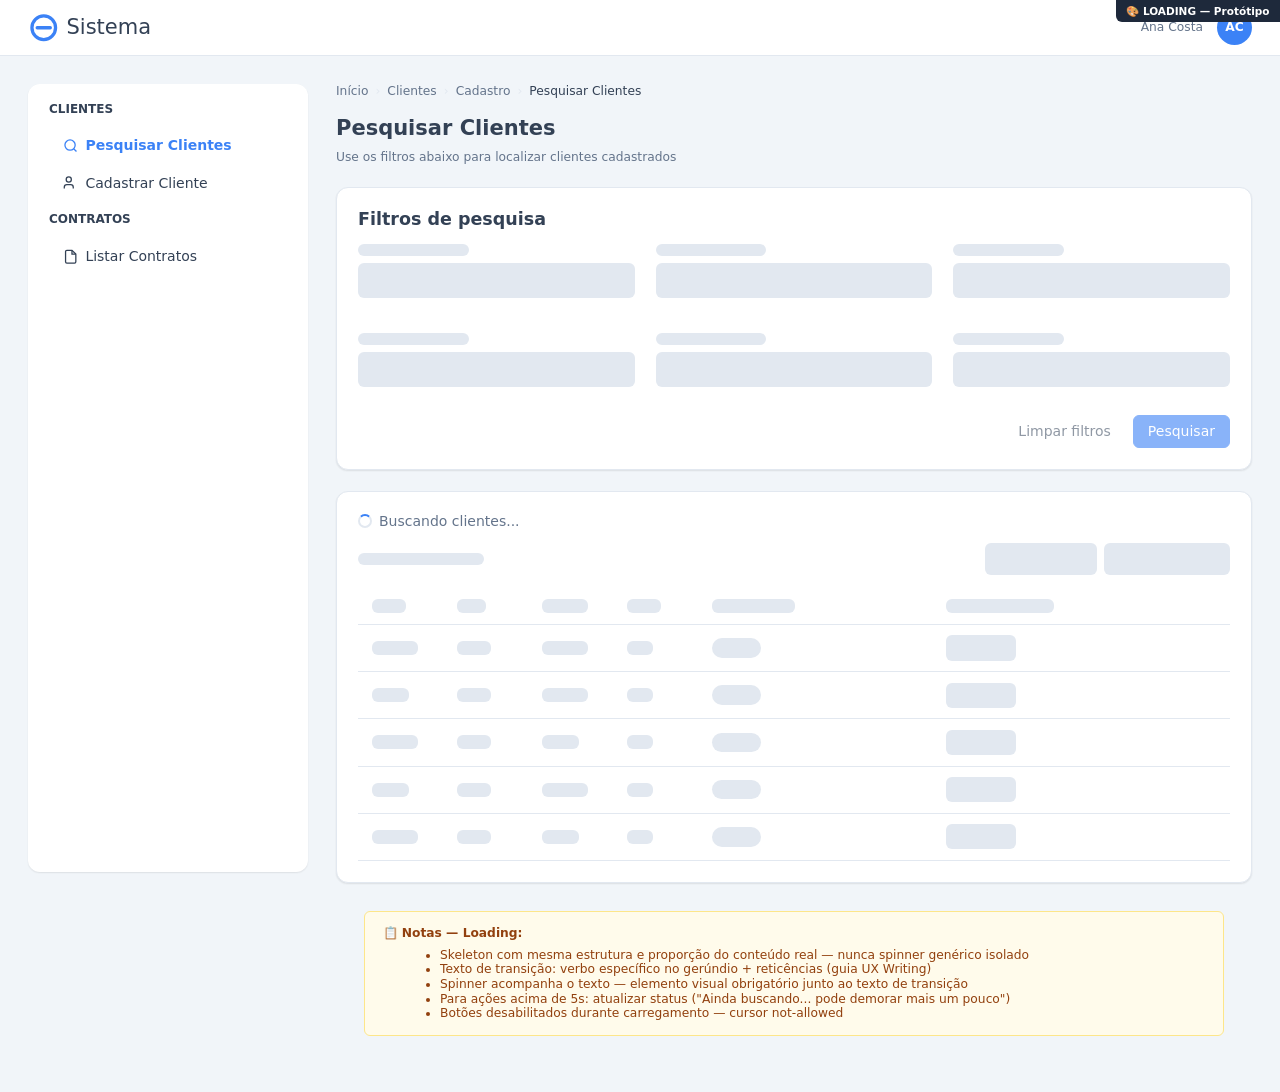
<file: prototypes/exemplo-clientes/cadastro/pesquisar-clientes/loading.html>
<!DOCTYPE html>
<html lang="pt-BR">
<head>
  <meta charset="UTF-8">
  <meta name="viewport" content="width=device-width, initial-scale=1.0">
  <title>Loading: Pesquisar Clientes — Cadastro</title>
  <link rel="stylesheet" href="../../../_biblioteca/sakai.css">
  <style>
    /* Spinner do texto de transição (não faz parte da biblioteca) */
    .loading-status { display:flex; align-items:center; gap:.5rem; color:var(--text-muted-color); margin-bottom:1rem; }
    .spinner { width:1rem; height:1rem; border:2px solid var(--surface-border); border-top-color:var(--primary-color); border-radius:50%; animation:spin .8s linear infinite; }
    @keyframes spin { to { transform: rotate(360deg); } }
  </style>
</head>
<body>

<div class="prototype-badge">🎨 LOADING — Protótipo</div>

<header class="layout-topbar">
  <div class="layout-topbar-logo-container">
    <a class="layout-topbar-logo" href="#">
      <span class="logo-mark" aria-hidden="true"><svg viewBox="0 0 24 24" fill="none"><circle cx="12" cy="12" r="9" stroke="currentColor" stroke-width="2.5"/><path d="M7 12h10" stroke="currentColor" stroke-width="2.5" stroke-linecap="round"/></svg></span>
      <span>Sistema</span>
    </a>
  </div>
  <div class="layout-topbar-actions">
    <span style="font-size:.875rem;color:var(--text-muted-color)">Ana Costa</span>
    <span class="p-avatar p-avatar-primary">AC</span>
  </div>
</header>

<aside class="layout-sidebar">
  <ul class="layout-menu">
    <li><span class="layout-menuitem-root-text">Clientes</span>
      <ul>
        <li><a class="active-route" href="#"><svg class="menu-icon" fill="none" stroke="currentColor" stroke-width="2" viewBox="0 0 24 24"><circle cx="11" cy="11" r="8"/><path d="m21 21-4.35-4.35"/></svg>Pesquisar Clientes</a></li>
        <li><a href="#"><svg class="menu-icon" fill="none" stroke="currentColor" stroke-width="2" viewBox="0 0 24 24"><path d="M16 21v-2a4 4 0 0 0-4-4H6a4 4 0 0 0-4 4v2"/><circle cx="9" cy="7" r="4"/></svg>Cadastrar Cliente</a></li>
      </ul>
    </li>
    <li><span class="layout-menuitem-root-text">Contratos</span>
      <ul><li><a href="#"><svg class="menu-icon" fill="none" stroke="currentColor" stroke-width="2" viewBox="0 0 24 24"><path d="M14 2H6a2 2 0 0 0-2 2v16a2 2 0 0 0 2 2h12a2 2 0 0 0 2-2V8z"/><polyline points="14 2 14 8 20 8"/></svg>Listar Contratos</a></li></ul>
    </li>
  </ul>
</aside>

<div class="layout-main-container">
  <main class="layout-main">

    <nav class="p-breadcrumb" aria-label="Navegação">
      <a href="#">Início</a><span class="p-breadcrumb-sep">›</span>
      <a href="#">Clientes</a><span class="p-breadcrumb-sep">›</span>
      <a href="#">Cadastro</a><span class="p-breadcrumb-sep">›</span>
      <span class="p-breadcrumb-current">Pesquisar Clientes</span>
    </nav>

    <div class="page-header">
      <h1 class="page-title">Pesquisar Clientes</h1>
      <p class="page-subtitle">Use os filtros abaixo para localizar clientes cadastrados</p>
    </div>

    <!-- Filtros desabilitados durante loading -->
    <div class="card p-fluid">
      <div class="card-title">Filtros de pesquisa</div>
      <div class="grid grid-cols-3 gap-6">
        <div class="p-field"><div class="p-skeleton" style="width:40%;height:.85rem"></div><div class="p-skeleton" style="height:2.5rem"></div></div>
        <div class="p-field"><div class="p-skeleton" style="width:40%;height:.85rem"></div><div class="p-skeleton" style="height:2.5rem"></div></div>
        <div class="p-field"><div class="p-skeleton" style="width:40%;height:.85rem"></div><div class="p-skeleton" style="height:2.5rem"></div></div>
        <div class="p-field"><div class="p-skeleton" style="width:40%;height:.85rem"></div><div class="p-skeleton" style="height:2.5rem"></div></div>
        <div class="p-field"><div class="p-skeleton" style="width:40%;height:.85rem"></div><div class="p-skeleton" style="height:2.5rem"></div></div>
        <div class="p-field"><div class="p-skeleton" style="width:40%;height:.85rem"></div><div class="p-skeleton" style="height:2.5rem"></div></div>
      </div>
      <div class="flex justify-end gap-2 mt-4">
        <button class="p-button p-button-text p-button-secondary" disabled>Limpar filtros</button>
        <button class="p-button" disabled>Pesquisar</button>
      </div>
    </div>

    <!-- Resultados — skeleton com proporção equivalente ao conteúdo real -->
    <div class="card">

      <!-- Texto de transição: verbo no gerúndio + reticências + spinner -->
      <div class="loading-status" role="status" aria-live="polite">
        <span class="spinner"></span>
        <span>Buscando clientes...</span>
      </div>

      <div class="flex items-center justify-between mb-4">
        <div class="p-skeleton" style="width:9rem;height:.9rem"></div>
        <div class="flex gap-2">
          <div class="p-skeleton" style="height:2.25rem;width:8rem"></div>
          <div class="p-skeleton" style="height:2.25rem;width:9rem"></div>
        </div>
      </div>

      <!-- Skeleton da tabela — mesma proporção das linhas reais -->
      <table class="p-datatable" aria-hidden="true">
        <thead>
          <tr>
            <th><div class="p-skeleton" style="width:60%"></div></th>
            <th><div class="p-skeleton" style="width:50%"></div></th>
            <th><div class="p-skeleton" style="width:80%"></div></th>
            <th><div class="p-skeleton" style="width:60%"></div></th>
            <th><div class="p-skeleton" style="width:40%"></div></th>
            <th><div class="p-skeleton" style="width:40%"></div></th>
          </tr>
        </thead>
        <tbody>
          <tr><td><div class="p-skeleton" style="width:80%"></div></td><td><div class="p-skeleton" style="width:60%"></div></td><td><div class="p-skeleton" style="width:80%"></div></td><td><div class="p-skeleton" style="width:45%"></div></td><td><div class="p-skeleton" style="height:1.4rem;width:3.5rem;border-radius:1rem"></div></td><td><div class="p-skeleton" style="height:1.8rem;width:5rem"></div></td></tr>
          <tr><td><div class="p-skeleton" style="width:65%"></div></td><td><div class="p-skeleton" style="width:60%"></div></td><td><div class="p-skeleton" style="width:80%"></div></td><td><div class="p-skeleton" style="width:45%"></div></td><td><div class="p-skeleton" style="height:1.4rem;width:3.5rem;border-radius:1rem"></div></td><td><div class="p-skeleton" style="height:1.8rem;width:5rem"></div></td></tr>
          <tr><td><div class="p-skeleton" style="width:80%"></div></td><td><div class="p-skeleton" style="width:60%"></div></td><td><div class="p-skeleton" style="width:65%"></div></td><td><div class="p-skeleton" style="width:45%"></div></td><td><div class="p-skeleton" style="height:1.4rem;width:3.5rem;border-radius:1rem"></div></td><td><div class="p-skeleton" style="height:1.8rem;width:5rem"></div></td></tr>
          <tr><td><div class="p-skeleton" style="width:65%"></div></td><td><div class="p-skeleton" style="width:60%"></div></td><td><div class="p-skeleton" style="width:80%"></div></td><td><div class="p-skeleton" style="width:45%"></div></td><td><div class="p-skeleton" style="height:1.4rem;width:3.5rem;border-radius:1rem"></div></td><td><div class="p-skeleton" style="height:1.8rem;width:5rem"></div></td></tr>
          <tr><td><div class="p-skeleton" style="width:80%"></div></td><td><div class="p-skeleton" style="width:60%"></div></td><td><div class="p-skeleton" style="width:65%"></div></td><td><div class="p-skeleton" style="width:45%"></div></td><td><div class="p-skeleton" style="height:1.4rem;width:3.5rem;border-radius:1rem"></div></td><td><div class="p-skeleton" style="height:1.8rem;width:5rem"></div></td></tr>
        </tbody>
      </table>
    </div>

    <div class="prototype-notes" role="note">
      <strong>📋 Notas — Loading:</strong>
      <ul>
        <li>Skeleton com mesma estrutura e proporção do conteúdo real — nunca spinner genérico isolado</li>
        <li>Texto de transição: verbo específico no gerúndio + reticências (guia UX Writing)</li>
        <li>Spinner acompanha o texto — elemento visual obrigatório junto ao texto de transição</li>
        <li>Para ações acima de 5s: atualizar status ("Ainda buscando... pode demorar mais um pouco")</li>
        <li>Botões desabilitados durante carregamento — cursor not-allowed</li>
      </ul>
    </div>

  </main>
</div>

</body>
</html>
</file>
<file: prototypes/_biblioteca/sakai.css>
/* ============================================================================
   sakai.css — Biblioteca de componentes para protótipos
   Baseada no sakai-ng (PrimeNG 21 · tema Aura · primary blue · surface slate)
   ----------------------------------------------------------------------------
   Uso: <link rel="stylesheet" href="../_biblioteca/sakai.css">
        (ajuste o caminho relativo conforme a profundidade do protótipo)
   Dark mode: adicione a classe `app-dark` no <html> ou <body>.
   Ícones: usa Unicode/SVG inline — não depende de PrimeIcons.
   ============================================================================ */

/* ── Fonte ─────────────────────────────────────────────────────────────── */
@import url('https://fonts.cdnfonts.com/css/lato');

/* ── Design Tokens (light) ─────────────────────────────────────────────── */
:root {
    /* Primary — blue */
    --p-primary-50:  #eff6ff;
    --p-primary-100: #dbeafe;
    --p-primary-200: #bfdbfe;
    --p-primary-300: #93c5fd;
    --p-primary-400: #60a5fa;
    --p-primary-500: #3b82f6;
    --p-primary-600: #2563eb;
    --p-primary-700: #1d4ed8;
    --p-primary-800: #1e40af;
    --p-primary-900: #1e3a8a;
    --p-primary-950: #172554;

    /* Surface — slate */
    --p-surface-0:   #ffffff;
    --p-surface-50:  #f8fafc;
    --p-surface-100: #f1f5f9;
    --p-surface-200: #e2e8f0;
    --p-surface-300: #cbd5e1;
    --p-surface-400: #94a3b8;
    --p-surface-500: #64748b;
    --p-surface-600: #475569;
    --p-surface-700: #334155;
    --p-surface-800: #1e293b;
    --p-surface-900: #0f172a;
    --p-surface-950: #020617;

    /* Severidades (severity) */
    --p-success: #22c55e;
    --p-info:    #3b82f6;
    --p-warn:    #f59e0b;
    --p-danger:  #ef4444;
    --p-help:    #a855f7;
    --p-contrast:#020617;

    /* Semânticos */
    --primary-color: var(--p-primary-500);
    --primary-hover-color: var(--p-primary-600);
    --primary-active-color: var(--p-primary-700);
    --primary-contrast-color: #ffffff;

    --surface-ground:  var(--p-surface-100);
    --surface-card:    var(--p-surface-0);
    --surface-overlay: var(--p-surface-0);
    --surface-border:  var(--p-surface-200);
    --surface-hover:   var(--p-surface-100);

    --text-color: var(--p-surface-700);
    --text-color-secondary: var(--p-surface-500);
    --text-muted-color: var(--p-surface-500);

    --highlight-bg: var(--p-primary-50);
    --highlight-color: var(--p-primary-700);

    /* Forma e movimento */
    --border-radius:    6px;   /* forms, botões, conteúdo (border.radius.md) */
    --border-radius-lg: 12px;  /* cards, sidebar, modais */
    --focus-ring: 0 0 0 2px var(--surface-ground), 0 0 0 4px var(--p-primary-300);
    --transition-duration: 0.2s;

    /* Sombras */
    --shadow-card: 0px 1px 2px rgba(0,0,0,0.04), 0px 1px 2px rgba(0,0,0,0.06);
    --shadow-overlay: 0px 3px 5px rgba(0,0,0,0.02), 0px 0px 2px rgba(0,0,0,0.05), 0px 1px 4px rgba(0,0,0,0.08);
    --maskbg: rgba(0,0,0,0.4);
}

/* ── Dark mode ─────────────────────────────────────────────────────────── */
.app-dark {
    --primary-color: var(--p-primary-400);
    --primary-hover-color: var(--p-primary-300);
    --primary-active-color: var(--p-primary-200);
    --primary-contrast-color: var(--p-surface-900);

    --surface-ground:  var(--p-surface-950);
    --surface-card:    var(--p-surface-900);
    --surface-overlay: var(--p-surface-800);
    --surface-border:  rgba(255,255,255,0.10);
    --surface-hover:   rgba(255,255,255,0.04);

    --text-color: var(--p-surface-0);
    --text-color-secondary: var(--p-surface-400);
    --text-muted-color: var(--p-surface-400);

    --highlight-bg: color-mix(in srgb, var(--p-primary-400), transparent 84%);
    --highlight-color: rgba(255,255,255,0.87);

    --contrast: #ffffff;
    --p-contrast: #ffffff;
}

/* ── Reset e base ──────────────────────────────────────────────────────── */
*, *::before, *::after { box-sizing: border-box; }
html { font-size: 14px; line-height: 1.2; }
body {
    margin: 0;
    font-family: 'Lato', system-ui, -apple-system, 'Segoe UI', sans-serif;
    color: var(--text-color);
    background-color: var(--surface-ground);
    -webkit-font-smoothing: antialiased;
    -moz-osx-font-smoothing: grayscale;
}
a { text-decoration: none; color: var(--primary-color); }
a:hover { text-decoration: underline; }

/* ── Tipografia ────────────────────────────────────────────────────────── */
h1,h2,h3,h4,h5,h6 {
    margin: 1.5rem 0 1rem 0;
    font-weight: 700;
    line-height: 1.5;
    color: var(--text-color);
}
h1,h2,h3,h4,h5,h6:first-child { margin-top: 0; }
h1 { font-size: 2.5rem; }
h2 { font-size: 2rem; }
h3 { font-size: 1.75rem; }
h4 { font-size: 1.5rem; }
h5 { font-size: 1.25rem; }
h6 { font-size: 1rem; }
p { margin: 0 0 1rem 0; line-height: 1.5; }
p:last-child { margin-bottom: 0; }
small { font-size: 0.875rem; }
.text-muted-color { color: var(--text-muted-color); }
.font-semibold { font-weight: 600; }
.text-xl { font-size: 1.25rem; }
.text-2xl { font-size: 1.5rem; }

/* ========================================================================
   LAYOUT (shell): sidebar flutuante + topbar fixa + conteúdo
   ======================================================================== */
.layout-wrapper { min-height: 100vh; }

/* Topbar */
.layout-topbar {
    position: fixed;
    top: 0; left: 0;
    width: 100%;
    height: 4rem;
    z-index: 997;
    padding: 0 2rem;
    display: flex;
    align-items: center;
    background-color: var(--surface-card);
    border-bottom: 1px solid var(--surface-border);
}
.layout-topbar-logo-container { width: 20rem; display: flex; align-items: center; gap: 0.5rem; }
.layout-topbar-logo {
    display: inline-flex; align-items: center; gap: 0.5rem;
    font-size: 1.5rem; font-weight: 500; color: var(--text-color);
}
.layout-topbar-logo svg, .layout-topbar-logo .logo-mark { width: 2.25rem; height: 2.25rem; color: var(--primary-color); }
.layout-menu-button { margin-right: 0.5rem; }
.layout-topbar-actions { margin-left: auto; display: flex; align-items: center; gap: 1rem; }
.layout-topbar-action {
    display: inline-flex; justify-content: center; align-items: center;
    width: 2.5rem; height: 2.5rem;
    border-radius: 50%;
    color: var(--text-color);
    background: transparent; border: none; cursor: pointer;
    transition: background-color var(--transition-duration);
}
.layout-topbar-action:hover { background-color: var(--surface-hover); }
.layout-topbar-action.layout-topbar-action-highlight {
    background-color: var(--primary-color); color: var(--primary-contrast-color);
}

/* Sidebar flutuante */
.layout-sidebar {
    position: fixed;
    top: 6rem; left: 2rem;
    width: 20rem;
    height: calc(100vh - 8rem);
    z-index: 999;
    overflow-y: auto;
    padding: 0.5rem 1.5rem;
    background-color: var(--surface-overlay);
    border-radius: var(--border-radius-lg);
    box-shadow: var(--shadow-card);
    user-select: none;
}
.layout-menu { margin: 0; padding: 0; list-style: none; }
.layout-menu .layout-menuitem-root-text {
    font-size: 0.857rem; text-transform: uppercase; font-weight: 700;
    color: var(--text-color); margin: 0.75rem 0; display: block;
}
.layout-menu ul { margin: 0; padding: 0; list-style: none; }
.layout-menu a {
    display: flex; align-items: center; gap: 0.5rem;
    padding: 0.75rem 1rem;
    color: var(--text-color);
    border-radius: var(--border-radius);
    cursor: pointer;
    transition: background-color var(--transition-duration);
}
.layout-menu a:hover { background-color: var(--surface-hover); text-decoration: none; }
.layout-menu a.active-route { font-weight: 700; color: var(--primary-color); }
.layout-menu a .menu-icon { width: 1.1rem; height: 1.1rem; flex-shrink: 0; }

/* Container de conteúdo */
.layout-main-container {
    display: flex; flex-direction: column;
    min-height: 100vh;
    padding: 6rem 2rem 0 24rem; /* 24rem = sidebar + folga */
    transition: padding-left var(--transition-duration);
}
.layout-main { flex: 1 1 auto; padding-bottom: 2rem; max-width: 100%; }
.layout-footer {
    padding: 1.5rem 0; text-align: center;
    color: var(--text-muted-color); font-size: 0.875rem;
}

/* Variante sem shell (component-only): conteúdo centralizado */
.layout-component-only { padding: 2rem; max-width: 1200px; margin: 0 auto; }

/* ── Breadcrumb ────────────────────────────────────────────────────────── */
.p-breadcrumb {
    display: flex; align-items: center; gap: 0.5rem;
    font-size: 0.875rem; color: var(--text-muted-color);
    margin-bottom: 1rem;
}
.p-breadcrumb a { color: var(--text-muted-color); }
.p-breadcrumb .p-breadcrumb-sep { color: var(--surface-border); }
.p-breadcrumb .p-breadcrumb-current { color: var(--text-color); font-weight: 500; }

/* ── Cabeçalho de página ───────────────────────────────────────────────── */
.page-header { margin-bottom: 1.5rem; }
.page-title { font-size: 1.5rem; font-weight: 700; color: var(--text-color); margin: 0; }
.page-subtitle { font-size: 0.875rem; color: var(--text-muted-color); margin-top: 0.25rem; }

/* ── Card ──────────────────────────────────────────────────────────────── */
.card {
    background: var(--surface-card);
    border: 1px solid var(--surface-border);
    border-radius: var(--border-radius-lg);
    padding: 1.5rem;
    margin-bottom: 1.5rem;
    box-shadow: var(--shadow-card);
}
.card:last-child { margin-bottom: 0; }
.card-title { font-size: 1.25rem; font-weight: 600; margin-bottom: 1rem; }

/* ========================================================================
   BOTÕES (.p-button)
   ======================================================================== */
.p-button {
    display: inline-flex; align-items: center; justify-content: center; gap: 0.5rem;
    padding: 0.5rem 1rem;
    font-family: inherit; font-size: 1rem; font-weight: 500;
    line-height: 1.2;
    color: var(--primary-contrast-color);
    background: var(--primary-color);
    border: 1px solid var(--primary-color);
    border-radius: var(--border-radius);
    cursor: pointer;
    transition: background-color var(--transition-duration), border-color var(--transition-duration), color var(--transition-duration), box-shadow var(--transition-duration);
    white-space: nowrap;
    user-select: none;
}
.p-button:hover { background: var(--primary-hover-color); border-color: var(--primary-hover-color); }
.p-button:focus-visible { outline: none; box-shadow: var(--focus-ring); }
.p-button:disabled, .p-button.p-disabled { opacity: 0.6; cursor: not-allowed; }
.p-button .p-button-icon { width: 1rem; height: 1rem; }

/* Severidades — solid */
.p-button-secondary { background: var(--p-surface-100); border-color: var(--p-surface-100); color: var(--p-surface-700); }
.p-button-secondary:hover { background: var(--p-surface-200); border-color: var(--p-surface-200); }
.p-button-success  { background: var(--p-success); border-color: var(--p-success); color:#fff; }
.p-button-success:hover { filter: brightness(0.92); }
.p-button-info     { background: var(--p-info); border-color: var(--p-info); color:#fff; }
.p-button-info:hover { filter: brightness(0.92); }
.p-button-warn     { background: var(--p-warn); border-color: var(--p-warn); color:#fff; }
.p-button-warn:hover { filter: brightness(0.92); }
.p-button-help     { background: var(--p-help); border-color: var(--p-help); color:#fff; }
.p-button-help:hover { filter: brightness(0.92); }
.p-button-danger   { background: var(--p-danger); border-color: var(--p-danger); color:#fff; }
.p-button-danger:hover { filter: brightness(0.92); }
.p-button-contrast { background: var(--p-contrast); border-color: var(--p-contrast); color: var(--surface-card); }
.p-button-contrast:hover { filter: brightness(0.85); }

/* Outlined */
.p-button-outlined { background: transparent; color: var(--primary-color); border-color: var(--primary-color); }
.p-button-outlined:hover { background: var(--p-primary-50); }
.p-button-outlined.p-button-secondary { color: var(--p-surface-600); border-color: var(--surface-border); }
.p-button-outlined.p-button-secondary:hover { background: var(--surface-hover); }
.p-button-outlined.p-button-success { color: var(--p-success); border-color: var(--p-success); }
.p-button-outlined.p-button-danger  { color: var(--p-danger);  border-color: var(--p-danger); }
.p-button-outlined.p-button-warn    { color: var(--p-warn);    border-color: var(--p-warn); }
.p-button-outlined.p-button-info    { color: var(--p-info);    border-color: var(--p-info); }
.p-button-outlined.p-button-help    { color: var(--p-help);    border-color: var(--p-help); }
.app-dark .p-button-outlined:hover { background: rgba(255,255,255,0.04); }

/* Text */
.p-button-text { background: transparent; border-color: transparent; color: var(--primary-color); }
.p-button-text:hover { background: var(--p-primary-50); border-color: transparent; }
.p-button-text.p-button-secondary { color: var(--p-surface-600); }
.p-button-text.p-button-danger { color: var(--p-danger); }
.p-button-text.p-button-plain { color: var(--text-color); }
.p-button-text:hover { text-decoration: none; }
.app-dark .p-button-text:hover { background: rgba(255,255,255,0.04); }

/* Link */
.p-button-link { background: transparent; border-color: transparent; color: var(--primary-color); }
.p-button-link:hover { background: transparent; text-decoration: underline; }

/* Tamanhos */
.p-button-sm { padding: 0.375rem 0.625rem; font-size: 0.875rem; }
.p-button-lg { padding: 0.625rem 0.875rem; font-size: 1.125rem; }

/* Formas */
.p-button-rounded { border-radius: 2rem; }
.p-button-icon-only { width: 2.5rem; height: 2.5rem; padding: 0; }
.p-button-icon-only.p-button-rounded { border-radius: 50%; }

/* Grupo de botões */
.p-buttongroup { display: inline-flex; }
.p-buttongroup .p-button { border-radius: 0; }
.p-buttongroup .p-button:first-child { border-top-left-radius: var(--border-radius); border-bottom-left-radius: var(--border-radius); }
.p-buttongroup .p-button:last-child { border-top-right-radius: var(--border-radius); border-bottom-right-radius: var(--border-radius); }
.p-buttongroup .p-button:not(:first-child) { border-left: none; }

/* ========================================================================
   FORMULÁRIOS
   ======================================================================== */
.p-field { display: flex; flex-direction: column; gap: 0.5rem; margin-bottom: 1rem; }
.p-field > label { font-weight: 500; color: var(--text-color); font-size: 0.875rem; }
.p-field .required { color: var(--p-danger); margin-left: 2px; }
.p-field .optional { color: var(--text-muted-color); font-weight: 400; font-size: 0.8125rem; margin-left: 4px; }

.p-inputtext, .p-textarea, .p-select, .p-multiselect, .p-datepicker-input {
    width: 100%;
    font-family: inherit; font-size: 1rem;
    color: var(--text-color);
    background: var(--surface-card);
    padding: 0.5rem 0.75rem;
    border: 1px solid var(--surface-border);
    border-radius: var(--border-radius);
    transition: border-color var(--transition-duration), box-shadow var(--transition-duration);
    outline: none;
    appearance: none;
}
.p-textarea { min-height: 6rem; resize: vertical; line-height: 1.5; }
.p-inputtext::placeholder, .p-textarea::placeholder { color: var(--text-muted-color); }
.p-inputtext:enabled:hover, .p-textarea:hover, .p-select:hover { border-color: var(--p-surface-300); }
.p-inputtext:enabled:focus, .p-textarea:focus, .p-select.p-focus {
    border-color: var(--primary-color);
    box-shadow: 0 0 0 1px var(--primary-color);
}
.p-inputtext:disabled, .p-disabled { opacity: 0.6; cursor: not-allowed; background: var(--surface-ground); }
.p-inputtext.p-invalid, .p-textarea.p-invalid, .p-select.p-invalid { border-color: var(--p-danger); }
.p-inputtext-sm { padding: 0.375rem 0.625rem; font-size: 0.875rem; }

/* Select (dropdown) */
.p-select {
    display: flex; align-items: center; justify-content: space-between;
    cursor: pointer; padding-right: 0.75rem;
    background-image: url("data:image/svg+xml,%3Csvg xmlns='http://www.w3.org/2000/svg' viewBox='0 0 16 16' fill='%2364748b'%3E%3Cpath d='M8 11L3 6h10z'/%3E%3C/svg%3E");
    background-repeat: no-repeat; background-position: right 0.75rem center; background-size: 1rem;
}
.p-select.placeholder { color: var(--text-muted-color); }
select.p-select { padding-right: 2rem; }

/* Input com ícone */
.p-iconfield { position: relative; display: flex; align-items: center; width: 100%; }
.p-iconfield .p-inputicon {
    position: absolute; left: 0.75rem;
    width: 1rem; height: 1rem; color: var(--text-muted-color); pointer-events: none;
}
.p-iconfield .p-inputtext { padding-left: 2.25rem; }

/* Texto de ajuda e erro */
.p-field small.p-help { color: var(--text-muted-color); font-size: 0.8125rem; }
.p-error {
    display: inline-flex; align-items: center; gap: 0.25rem;
    color: var(--p-danger); font-size: 0.8125rem;
}
.p-error svg { width: 0.875rem; height: 0.875rem; }

/* Checkbox e radio */
.p-checkbox, .p-radiobutton { display: inline-flex; width: 1.25rem; height: 1.25rem; position: relative; vertical-align: middle; }
.p-checkbox-box, .p-radiobutton-box {
    width: 1.25rem; height: 1.25rem;
    border: 1px solid var(--surface-border);
    background: var(--surface-card);
    display: inline-flex; align-items: center; justify-content: center;
    transition: border-color var(--transition-duration), background var(--transition-duration);
}
.p-checkbox-box { border-radius: var(--border-radius); }
.p-radiobutton-box { border-radius: 50%; }
.p-checkbox.p-checked .p-checkbox-box, .p-radiobutton.p-checked .p-radiobutton-box {
    background: var(--primary-color); border-color: var(--primary-color);
}
.p-checkbox.p-checked .p-checkbox-box::after {
    content: ''; width: 0.35rem; height: 0.65rem;
    border: solid var(--primary-contrast-color); border-width: 0 2px 2px 0;
    transform: rotate(45deg) translate(-1px,-1px);
}
.p-radiobutton.p-checked .p-radiobutton-box::after {
    content: ''; width: 0.5rem; height: 0.5rem; border-radius: 50%; background: var(--primary-contrast-color);
}
.p-checkbox-label, .p-radiobutton-label { margin-left: 0.5rem; vertical-align: middle; }

/* Switch (toggle) */
.p-toggleswitch { display: inline-block; width: 2.5rem; height: 1.5rem; position: relative; vertical-align: middle; }
.p-toggleswitch-slider {
    position: absolute; inset: 0; cursor: pointer;
    background: var(--p-surface-300); border-radius: 1rem;
    transition: background var(--transition-duration);
}
.p-toggleswitch-slider::before {
    content: ''; position: absolute; top: 0.2rem; left: 0.2rem;
    width: 1.1rem; height: 1.1rem; border-radius: 50%; background: #fff;
    transition: transform var(--transition-duration);
}
.p-toggleswitch.p-checked .p-toggleswitch-slider { background: var(--primary-color); }
.p-toggleswitch.p-checked .p-toggleswitch-slider::before { transform: translateX(1rem); }

/* Fluid: campos ocupam largura total dentro de grids (botões mantêm largura natural) */
.p-fluid .p-inputtext, .p-fluid .p-select, .p-fluid .p-textarea { width: 100%; }

/* ========================================================================
   TABELA (.p-datatable)
   ======================================================================== */
.p-datatable { width: 100%; border-collapse: collapse; font-size: 0.875rem; }
.p-datatable thead th {
    text-align: left; font-weight: 600;
    color: var(--text-color);
    background: var(--surface-card);
    padding: 0.75rem 1rem;
    border-bottom: 1px solid var(--surface-border);
    white-space: nowrap;
}
.p-datatable tbody td {
    padding: 0.75rem 1rem;
    border-bottom: 1px solid var(--surface-border);
    color: var(--text-color);
}
.p-datatable tbody tr { transition: background var(--transition-duration); }
.p-datatable tbody tr:hover { background: var(--surface-hover); cursor: pointer; }
.p-datatable tbody tr.p-selected { background: var(--highlight-bg); }
.p-datatable .p-column-actions { text-align: right; white-space: nowrap; }
.p-datatable-sm thead th, .p-datatable-sm tbody td { padding: 0.5rem 0.75rem; }

/* Paginação */
.p-paginator {
    display: flex; align-items: center; justify-content: flex-end; gap: 0.25rem;
    padding: 0.75rem 0; font-size: 0.875rem;
}
.p-paginator-page, .p-paginator-nav {
    min-width: 2.25rem; height: 2.25rem;
    display: inline-flex; align-items: center; justify-content: center;
    border-radius: var(--border-radius); border: none; background: transparent;
    color: var(--text-color); cursor: pointer;
}
.p-paginator-page:hover, .p-paginator-nav:hover { background: var(--surface-hover); }
.p-paginator-page.p-selected { background: var(--highlight-bg); color: var(--highlight-color); font-weight: 600; }

/* ========================================================================
   TAGS, BADGES, CHIPS, AVATAR
   ======================================================================== */
.p-tag {
    display: inline-flex; align-items: center; gap: 0.25rem;
    padding: 0.15rem 0.5rem;
    font-size: 0.75rem; font-weight: 700; line-height: 1.4;
    border-radius: var(--border-radius);
    background: var(--p-primary-100); color: var(--p-primary-700);
}
.p-tag-success { background: #dcfce7; color: #15803d; }
.p-tag-info    { background: #dbeafe; color: #1d4ed8; }
.p-tag-warn    { background: #fef3c7; color: #b45309; }
.p-tag-danger  { background: #fee2e2; color: #b91c1c; }
.p-tag-secondary { background: var(--p-surface-200); color: var(--p-surface-700); }
.app-dark .p-tag-success { background: rgba(34,197,94,0.16); color: #4ade80; }
.app-dark .p-tag-info    { background: rgba(59,130,246,0.16); color: #60a5fa; }
.app-dark .p-tag-warn    { background: rgba(245,158,11,0.16); color: #fbbf24; }
.app-dark .p-tag-danger  { background: rgba(239,68,68,0.16); color: #f87171; }

.p-badge {
    display: inline-flex; align-items: center; justify-content: center;
    min-width: 1.5rem; height: 1.5rem; padding: 0 0.5rem;
    font-size: 0.75rem; font-weight: 700; border-radius: 1rem;
    background: var(--primary-color); color: var(--primary-contrast-color);
}
.p-badge-dot { min-width: 0.5rem; width: 0.5rem; height: 0.5rem; padding: 0; }

.p-chip {
    display: inline-flex; align-items: center; gap: 0.5rem;
    padding: 0.25rem 0.75rem; border-radius: 1rem;
    background: var(--p-surface-100); color: var(--text-color); font-size: 0.875rem;
}

.p-avatar {
    display: inline-flex; align-items: center; justify-content: center;
    width: 2.5rem; height: 2.5rem; border-radius: 50%;
    background: var(--p-surface-200); color: var(--p-surface-700);
    font-weight: 600; font-size: 0.875rem;
}
.p-avatar-primary { background: var(--primary-color); color: var(--primary-contrast-color); }

/* ========================================================================
   MENSAGENS (.p-message) — inline alerts
   ======================================================================== */
.p-message {
    display: flex; align-items: flex-start; gap: 0.625rem;
    padding: 0.75rem 1rem;
    border-radius: var(--border-radius);
    border: 1px solid transparent;
    font-size: 0.875rem; margin-bottom: 1rem;
}
.p-message .p-message-icon { width: 1.1rem; height: 1.1rem; flex-shrink: 0; margin-top: 0.05rem; }
.p-message-info    { background: #eff6ff; border-color: #bfdbfe; color: #1e40af; }
.p-message-success { background: #f0fdf4; border-color: #bbf7d0; color: #166534; }
.p-message-warn    { background: #fffbeb; border-color: #fde68a; color: #92400e; }
.p-message-error   { background: #fef2f2; border-color: #fecaca; color: #991b1b; }
.app-dark .p-message-info    { background: rgba(59,130,246,0.12); border-color: rgba(59,130,246,0.3); color: #93c5fd; }
.app-dark .p-message-success { background: rgba(34,197,94,0.12); border-color: rgba(34,197,94,0.3); color: #86efac; }
.app-dark .p-message-warn    { background: rgba(245,158,11,0.12); border-color: rgba(245,158,11,0.3); color: #fcd34d; }
.app-dark .p-message-error   { background: rgba(239,68,68,0.12); border-color: rgba(239,68,68,0.3); color: #fca5a5; }

/* ========================================================================
   TOAST (.p-toast) — notificações
   ======================================================================== */
.p-toast { position: fixed; top: 100px; right: 1.5rem; z-index: 1100; display: flex; flex-direction: column; gap: 0.75rem; width: 22rem; max-width: calc(100vw - 3rem); }
.p-toast-message {
    display: flex; align-items: flex-start; gap: 0.75rem;
    padding: 1rem;
    border-radius: var(--border-radius);
    border-left: 4px solid var(--primary-color);
    background: var(--surface-overlay);
    box-shadow: var(--shadow-overlay);
}
.p-toast-message .p-toast-icon { width: 1.25rem; height: 1.25rem; flex-shrink: 0; }
.p-toast-summary { font-weight: 700; margin-bottom: 0.15rem; }
.p-toast-detail { font-size: 0.875rem; color: var(--text-color-secondary); }
.p-toast-success { border-left-color: var(--p-success); }
.p-toast-info    { border-left-color: var(--p-info); }
.p-toast-warn    { border-left-color: var(--p-warn); }
.p-toast-error   { border-left-color: var(--p-danger); }
.p-toast-success .p-toast-icon { color: var(--p-success); }
.p-toast-info .p-toast-icon    { color: var(--p-info); }
.p-toast-warn .p-toast-icon    { color: var(--p-warn); }
.p-toast-error .p-toast-icon   { color: var(--p-danger); }

/* ========================================================================
   MODAL / DIALOG (.p-dialog)
   ======================================================================== */
.p-dialog-mask {
    position: fixed; inset: 0; z-index: 1050;
    background: var(--maskbg);
    display: flex; align-items: center; justify-content: center;
    padding: 1rem;
}
.p-dialog {
    background: var(--surface-overlay);
    border-radius: var(--border-radius-lg);
    box-shadow: var(--shadow-overlay);
    width: 100%; max-width: 32rem;
    max-height: 90vh; overflow: auto;
}
.p-dialog-header {
    display: flex; align-items: center; justify-content: space-between;
    padding: 1.25rem 1.5rem 0.75rem;
}
.p-dialog-title { font-size: 1.25rem; font-weight: 700; }
.p-dialog-header-close {
    border: none; background: transparent; cursor: pointer;
    width: 2rem; height: 2rem; border-radius: 50%; color: var(--text-muted-color);
    display: inline-flex; align-items: center; justify-content: center;
}
.p-dialog-header-close:hover { background: var(--surface-hover); }
.p-dialog-content { padding: 0.5rem 1.5rem 1rem; color: var(--text-color-secondary); line-height: 1.5; }
.p-dialog-footer {
    display: flex; justify-content: flex-end; gap: 0.5rem;
    padding: 0.75rem 1.5rem 1.5rem;
}

/* ========================================================================
   ESTADOS DE TELA: skeleton, empty, error
   ======================================================================== */
/* Skeleton (loading) */
.p-skeleton {
    display: block;
    background: var(--surface-border);
    border-radius: var(--border-radius);
    height: 1rem;
    overflow: hidden; position: relative;
}
.p-skeleton::after {
    content: ''; position: absolute; inset: 0;
    transform: translateX(-100%);
    background: linear-gradient(90deg, transparent, rgba(255,255,255,0.4), transparent);
    animation: p-skeleton-shimmer 1.2s infinite;
}
.app-dark .p-skeleton::after { background: linear-gradient(90deg, transparent, rgba(255,255,255,0.06), transparent); }
@keyframes p-skeleton-shimmer { 100% { transform: translateX(100%); } }
.p-skeleton-circle { border-radius: 50%; }

/* Empty state */
.p-empty-state {
    display: flex; flex-direction: column; align-items: center; text-align: center;
    padding: 3rem 1.5rem; gap: 0.75rem;
}
.p-empty-state .p-empty-icon {
    width: 4rem; height: 4rem; color: var(--text-muted-color);
    margin-bottom: 0.5rem;
}
.p-empty-state .p-empty-title { font-size: 1.125rem; font-weight: 600; color: var(--text-color); }
.p-empty-state .p-empty-desc { color: var(--text-muted-color); max-width: 26rem; }

/* Error state */
.p-error-state {
    display: flex; flex-direction: column; align-items: center; text-align: center;
    padding: 3rem 1.5rem; gap: 0.75rem;
}
.p-error-state .p-error-icon { width: 4rem; height: 4rem; color: var(--p-danger); margin-bottom: 0.5rem; }
.p-error-state .p-error-title { font-size: 1.125rem; font-weight: 600; color: var(--text-color); }
.p-error-state .p-error-desc { color: var(--text-muted-color); max-width: 26rem; }

/* ========================================================================
   UTILITÁRIOS (subset Tailwind, conforme uso no sakai-ng)
   ======================================================================== */
.flex { display: flex; }
.inline-flex { display: inline-flex; }
.grid { display: grid; }
.hidden { display: none; }
.flex-col { flex-direction: column; }
.flex-wrap { flex-wrap: wrap; }
.items-center { align-items: center; }
.items-start { align-items: flex-start; }
.justify-between { justify-content: space-between; }
.justify-end { justify-content: flex-end; }
.justify-center { justify-content: center; }
.gap-1 { gap: 0.25rem; } .gap-2 { gap: 0.5rem; } .gap-3 { gap: 0.75rem; }
.gap-4 { gap: 1rem; } .gap-6 { gap: 1.5rem; } .gap-8 { gap: 2rem; }
.w-full { width: 100%; }
.grow { flex-grow: 1; }
.mt-2 { margin-top: 0.5rem; } .mt-4 { margin-top: 1rem; } .mt-6 { margin-top: 1.5rem; } .mt-8 { margin-top: 2rem; }
.mb-2 { margin-bottom: 0.5rem; } .mb-4 { margin-bottom: 1rem; }
.grid-cols-2 { grid-template-columns: repeat(2, minmax(0,1fr)); }
.grid-cols-3 { grid-template-columns: repeat(3, minmax(0,1fr)); }
.grid-cols-4 { grid-template-columns: repeat(4, minmax(0,1fr)); }

/* ── Responsivo ────────────────────────────────────────────────────────── */
@media (max-width: 991px) {
    .layout-sidebar { transform: translateX(-110%); }
    .layout-sidebar.active { transform: translateX(0); }
    .layout-main-container { padding-left: 2rem; }
    .layout-topbar-logo-container { width: auto; }
    .grid-cols-2, .grid-cols-3, .grid-cols-4 { grid-template-columns: 1fr; }
    .p-toast { left: 1rem; right: 1rem; width: auto; }
}

/* ── Navegação de fluxo (protótipos flow) — alterna telas com show/hide ──── */
.screen { display: none; }
.screen.active { display: block; }

/* ── Badge de protótipo (canto da tela) ────────────────────────────────── */
.prototype-badge {
    position: fixed; top: 0; right: 0; z-index: 2000;
    /* à prova de esticão: mesmo se um protótipo reposicionar o badge (ex.: bottom+left)
       sem zerar top/right, o tamanho fixo impede que ele estique e vire um bloco gigante. */
    width: max-content; height: max-content; max-width: 100vw;
    background: var(--p-surface-800); color: #fff;
    font-size: 0.75rem; font-weight: 600;
    padding: 0.35rem 0.75rem; border-bottom-left-radius: var(--border-radius);
}
.prototype-notes {
    margin: 2rem; padding: 1rem 1.25rem;
    background: #fffbeb; border: 1px solid #fde68a; border-radius: var(--border-radius);
    font-size: 0.875rem; color: #92400e;
}
.prototype-notes ul { margin: 0.5rem 0 0 1.25rem; }
</file>
